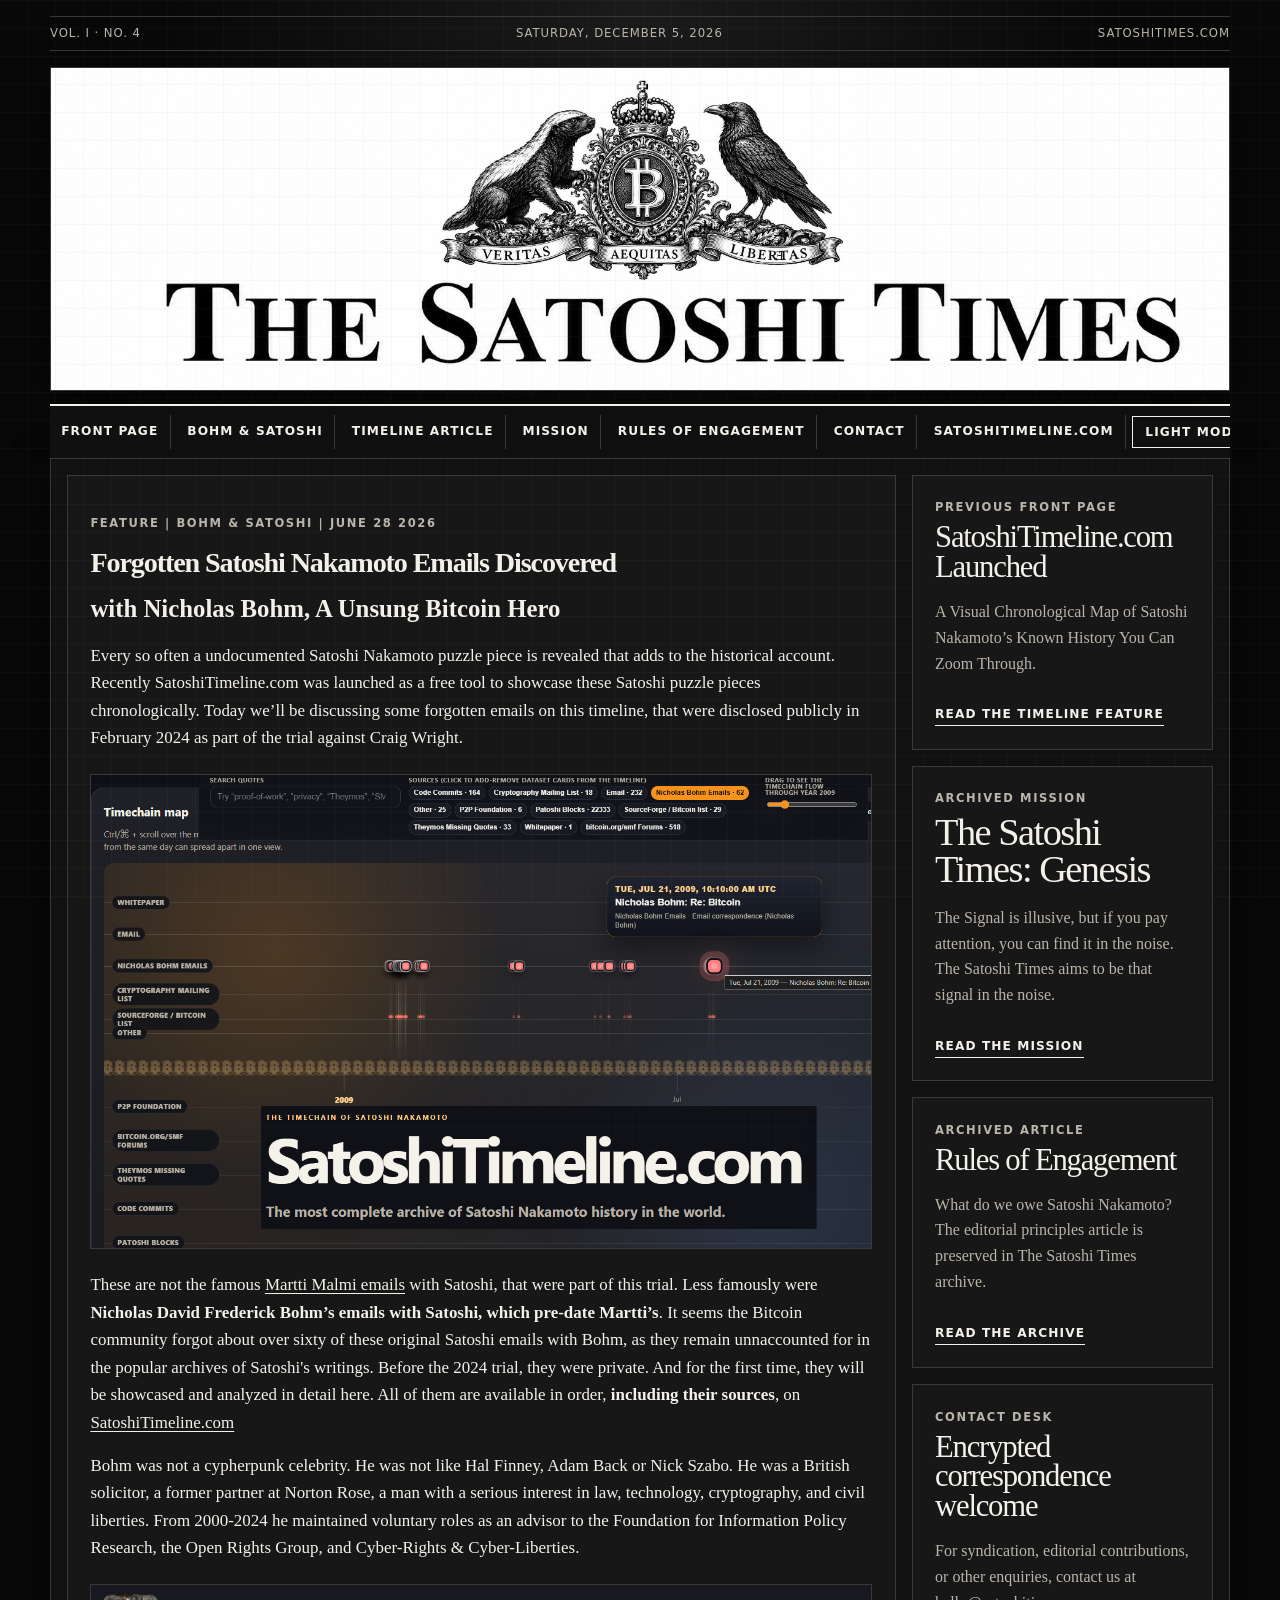
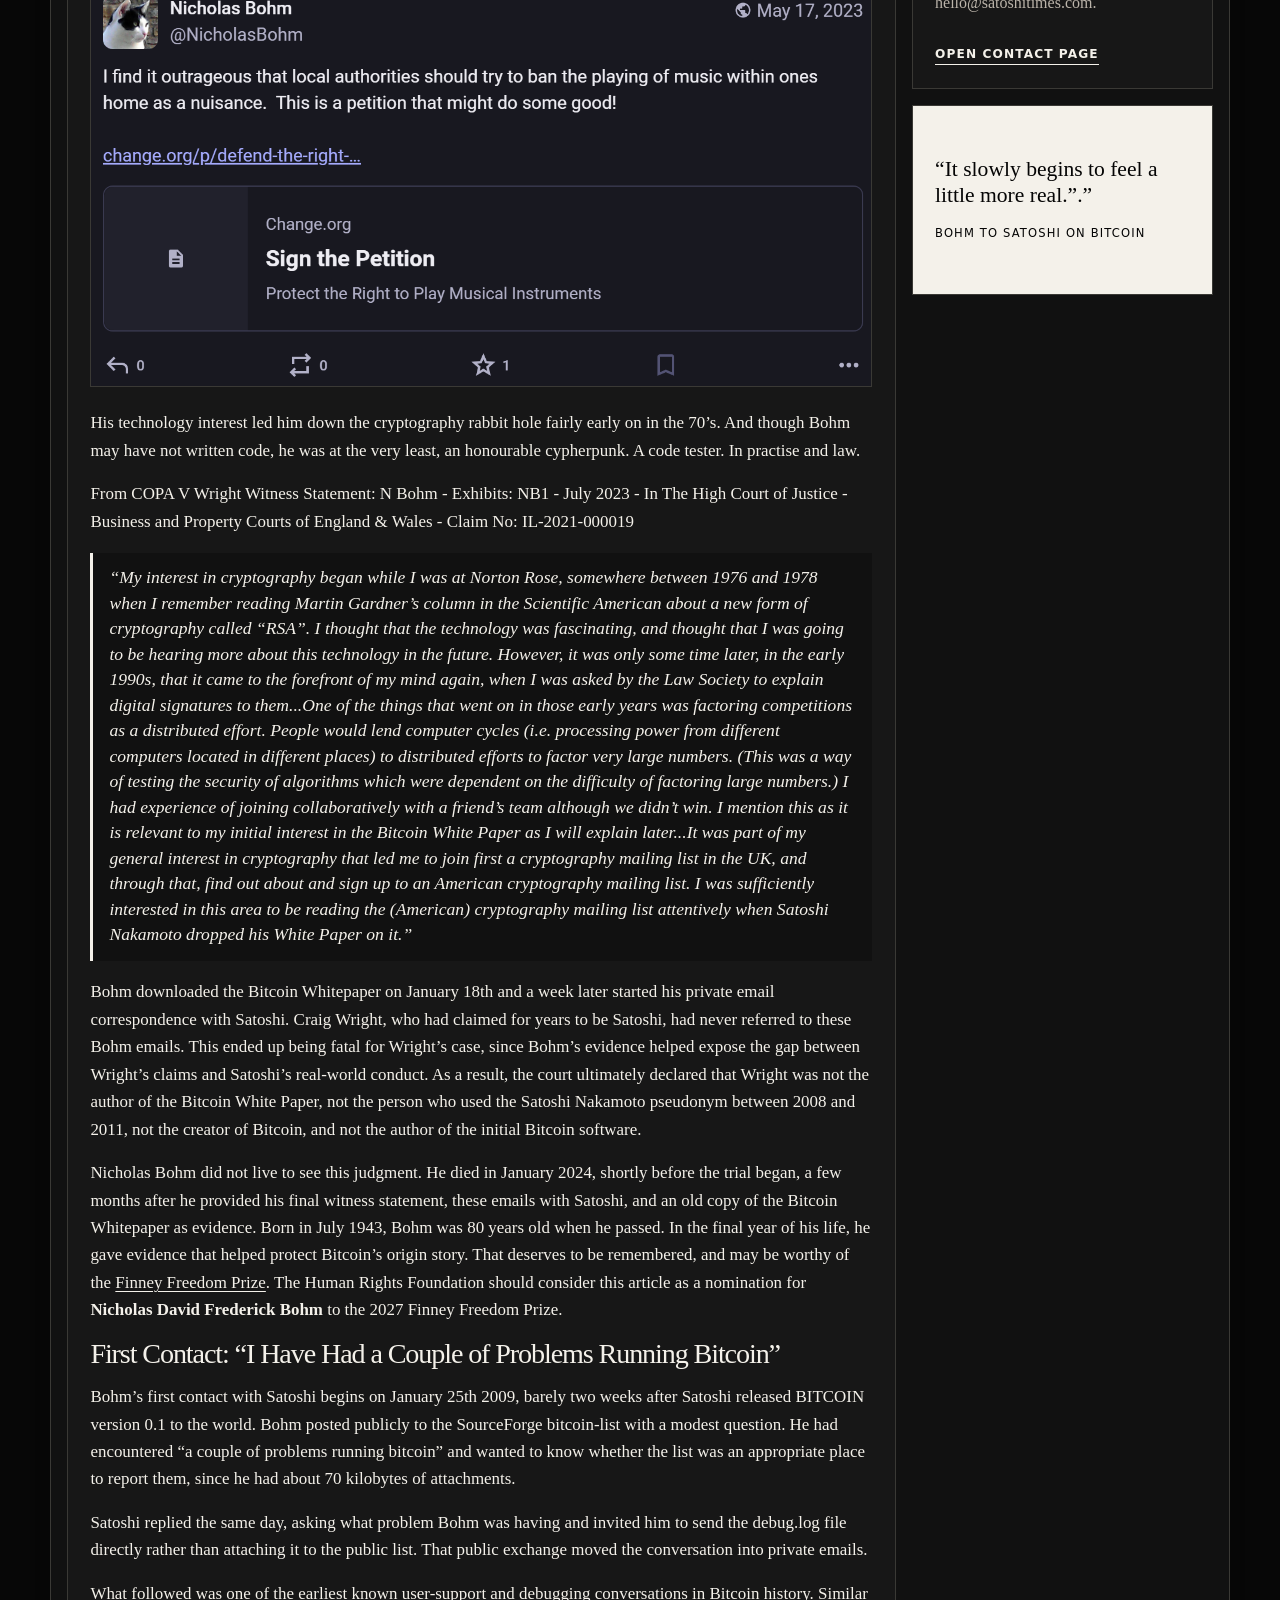
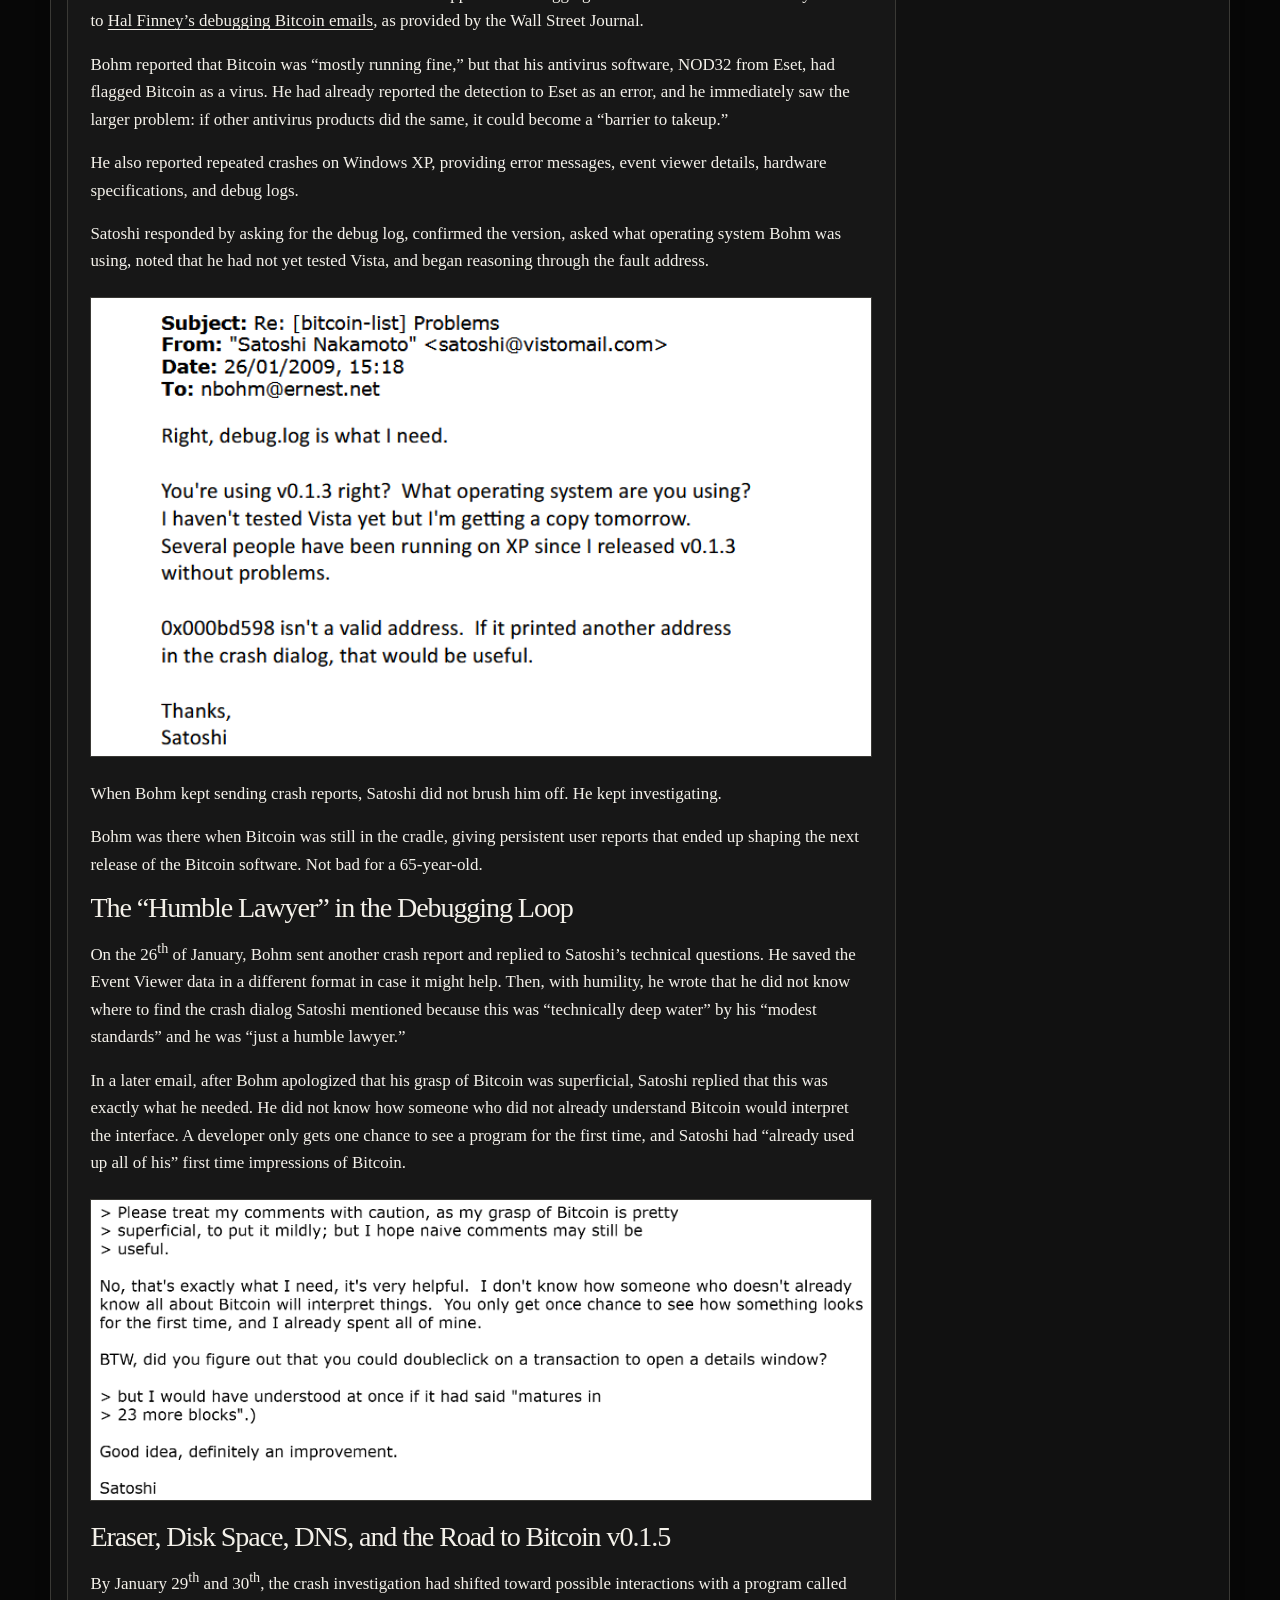
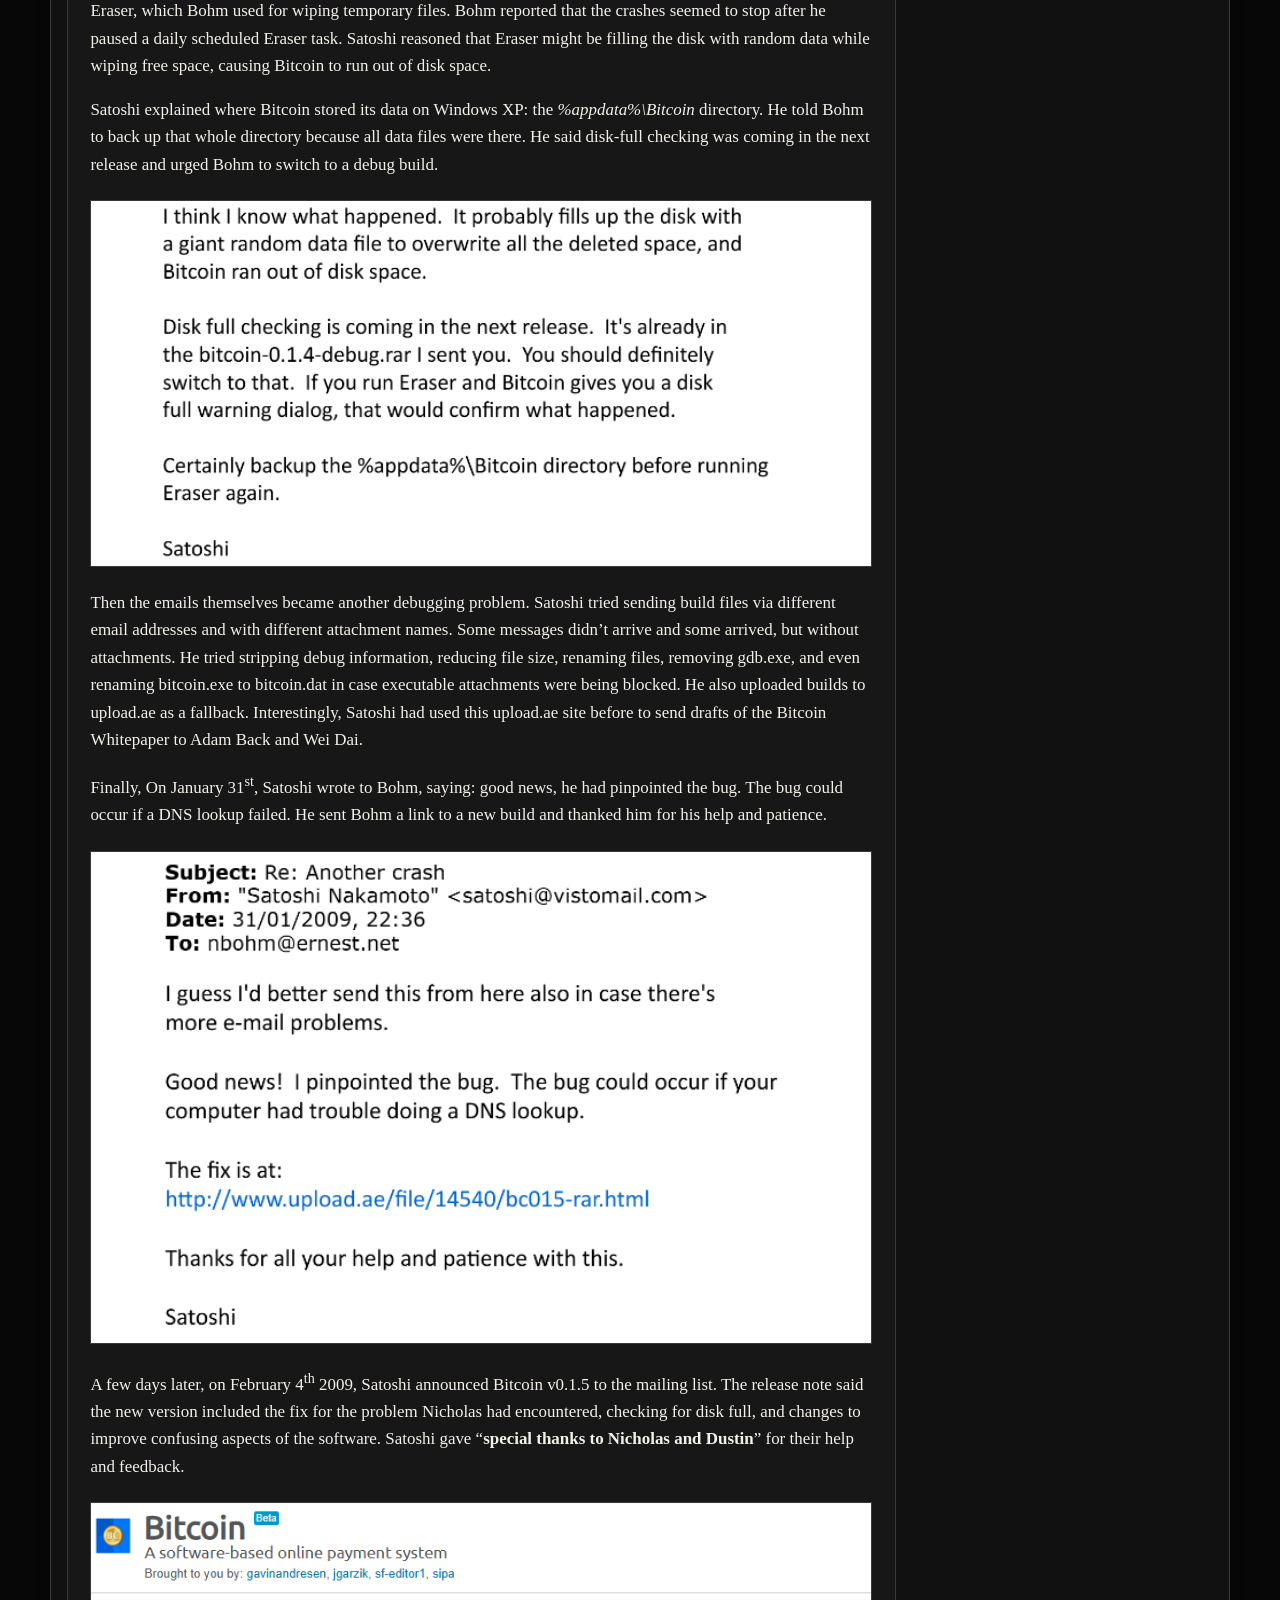
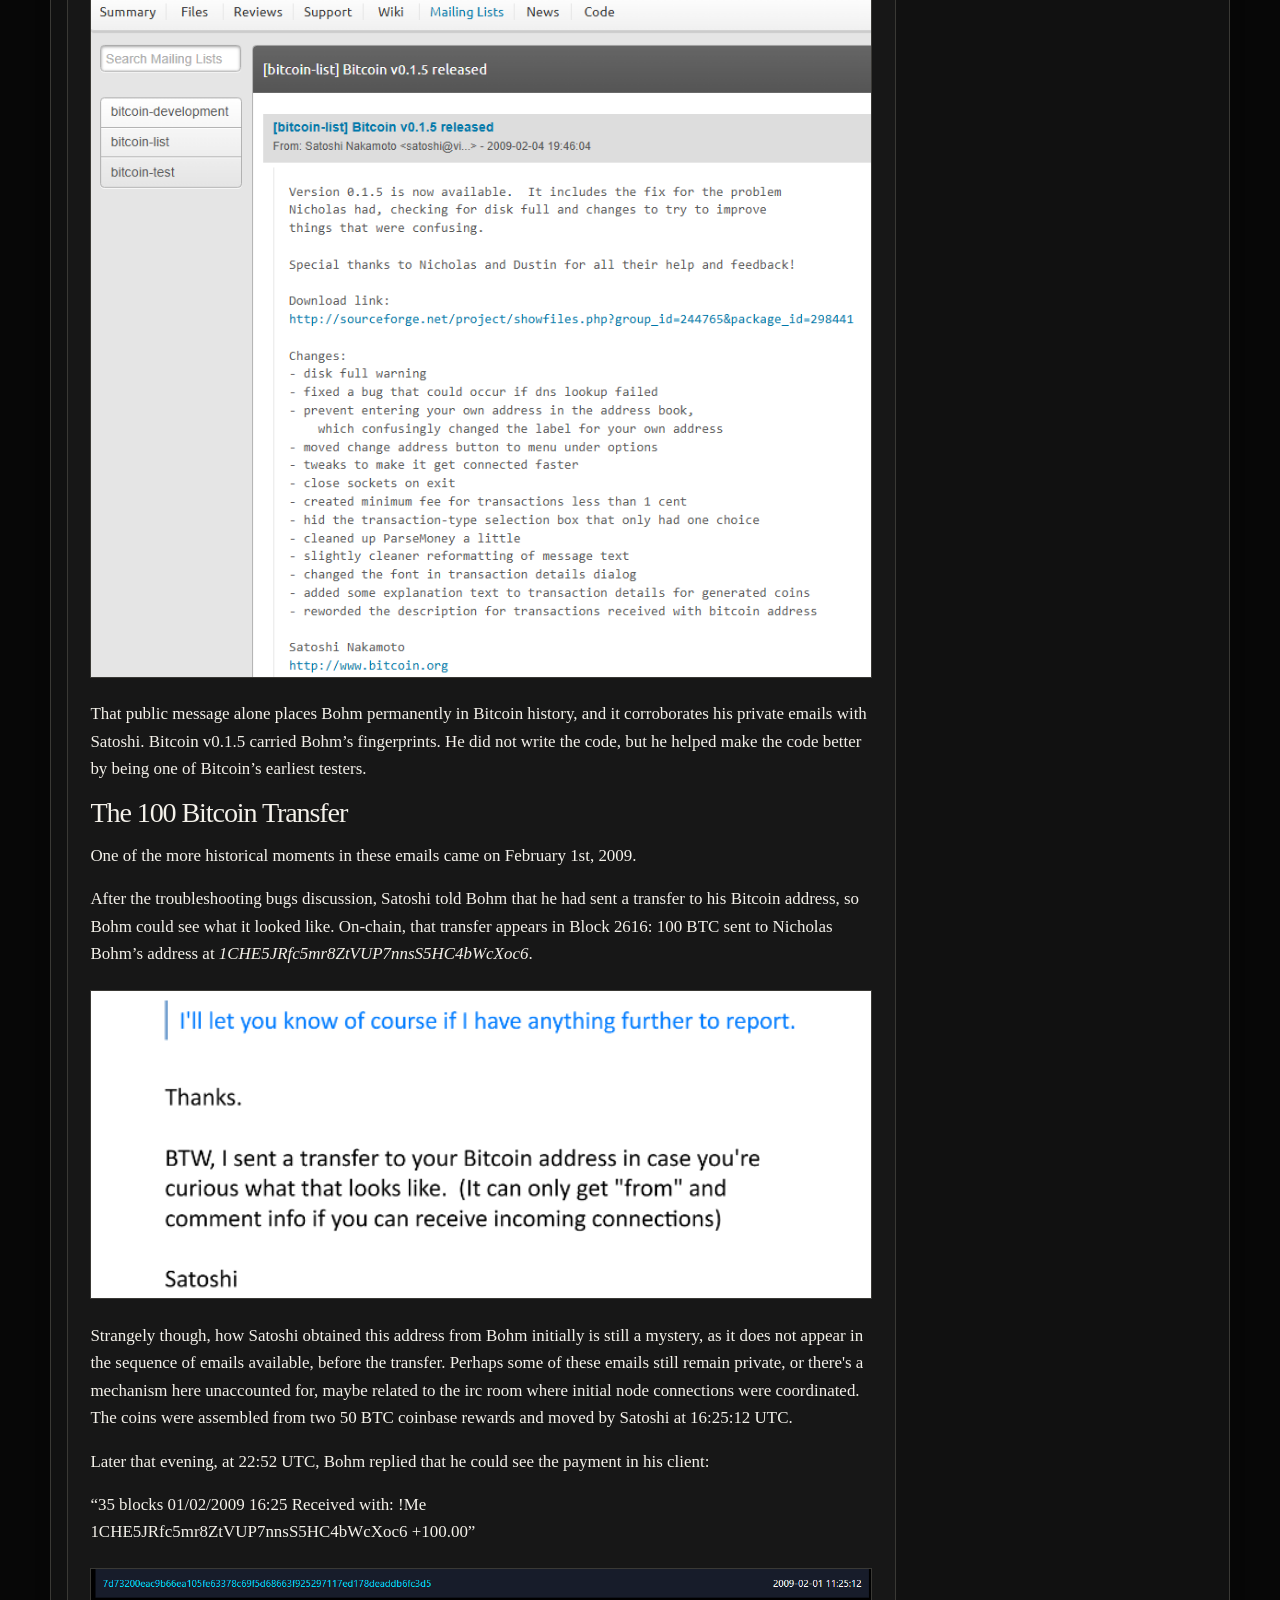
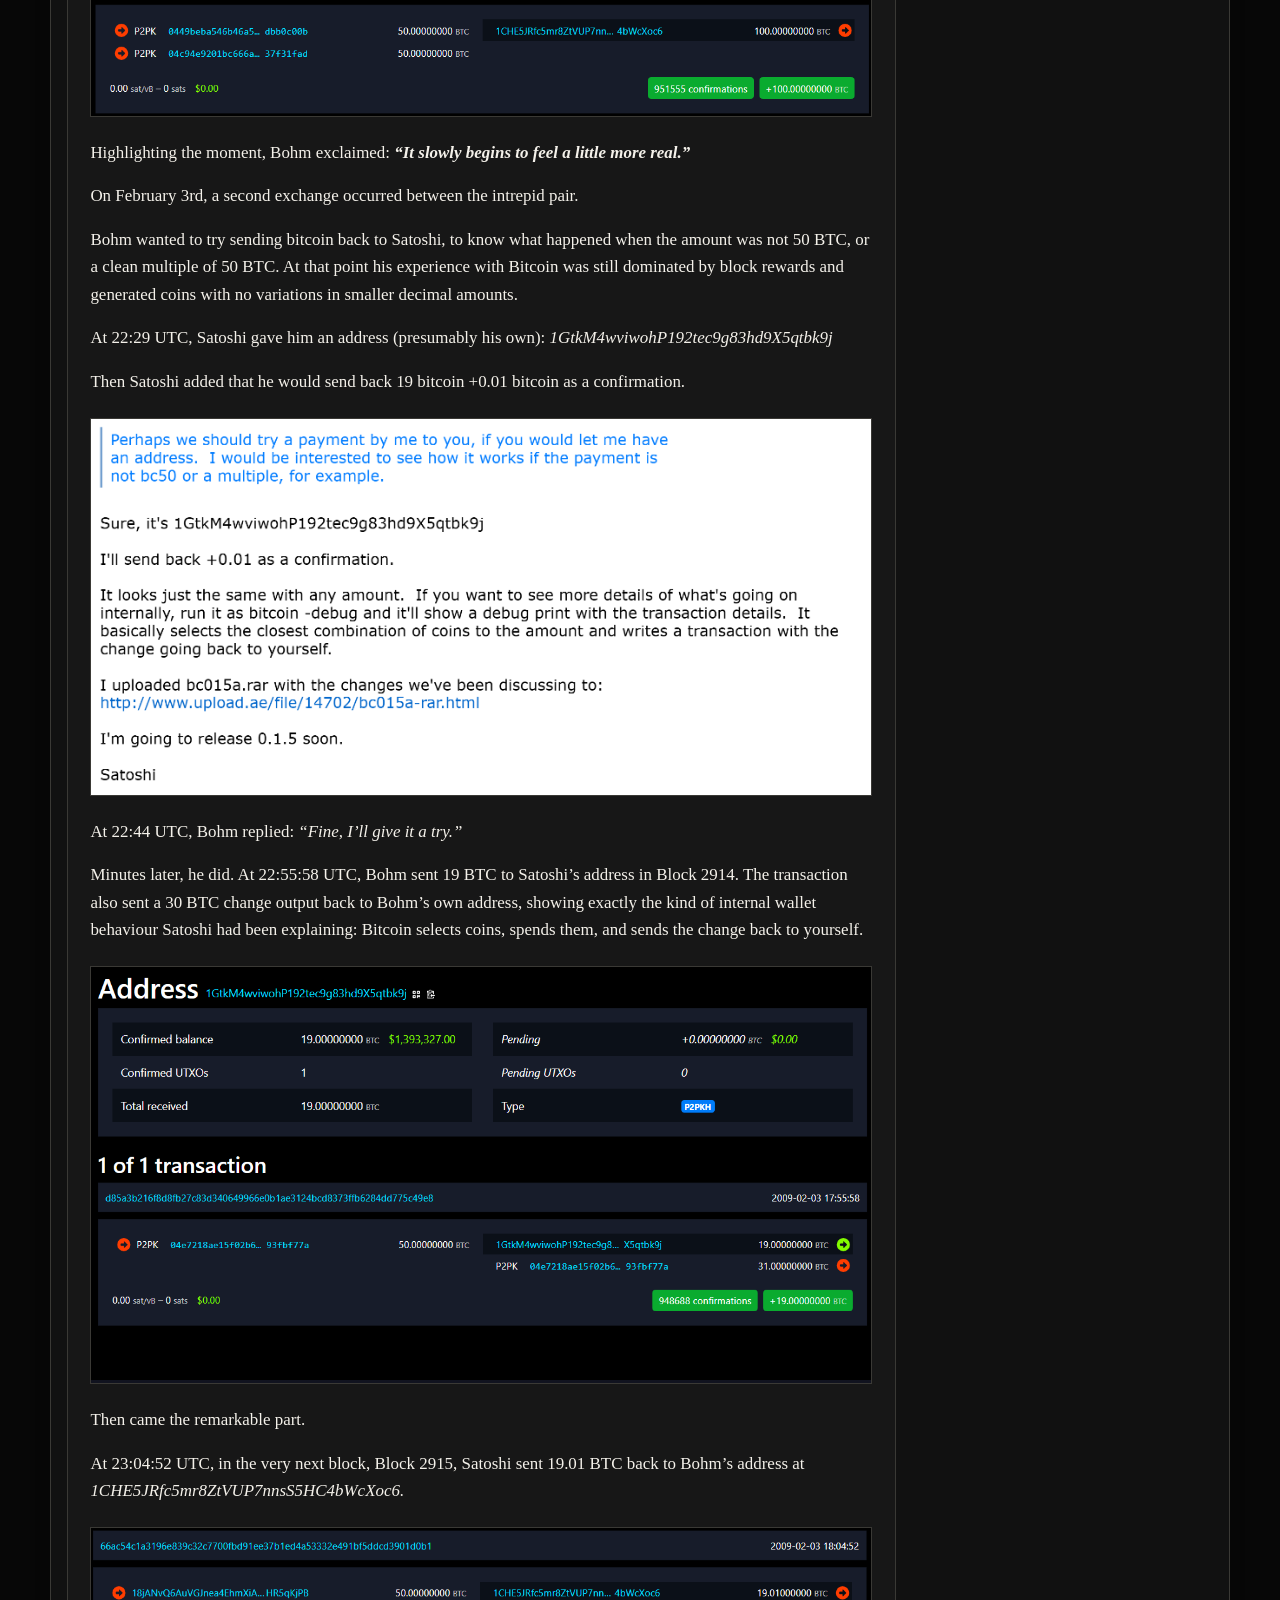
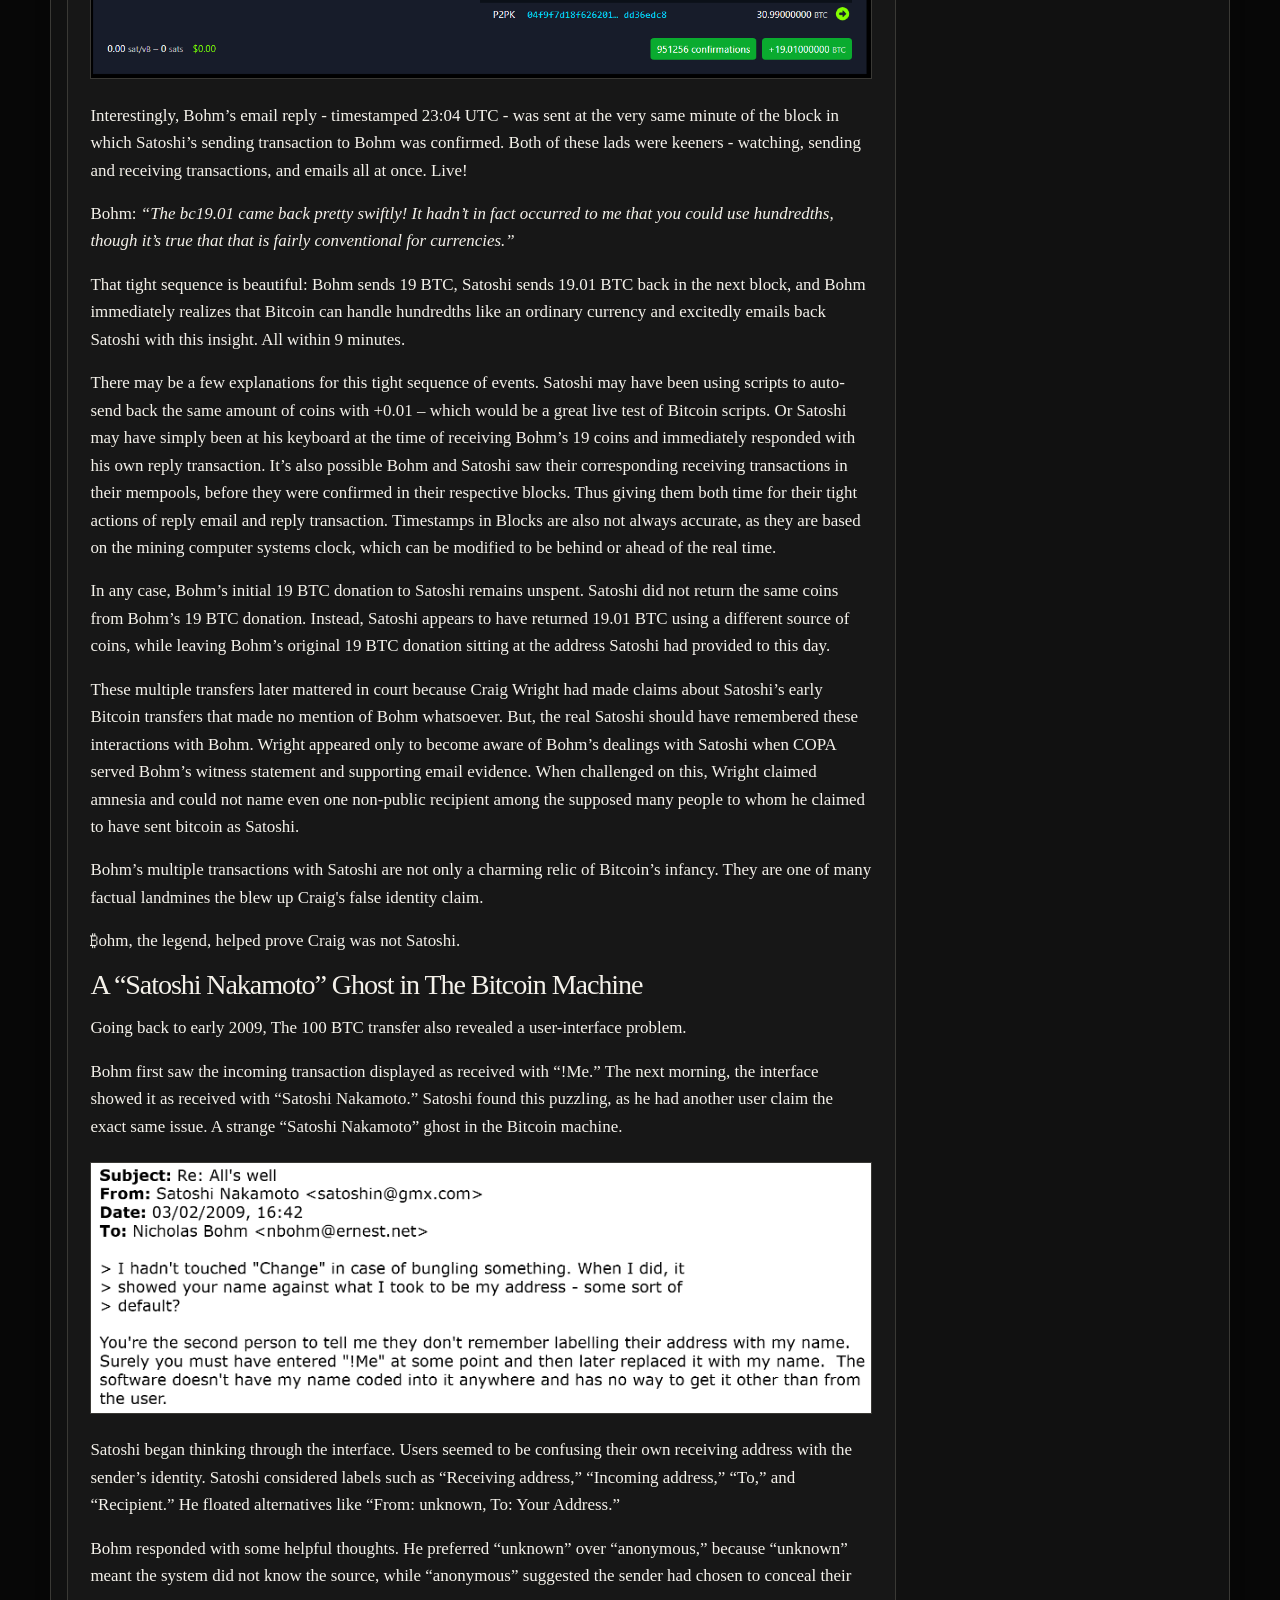
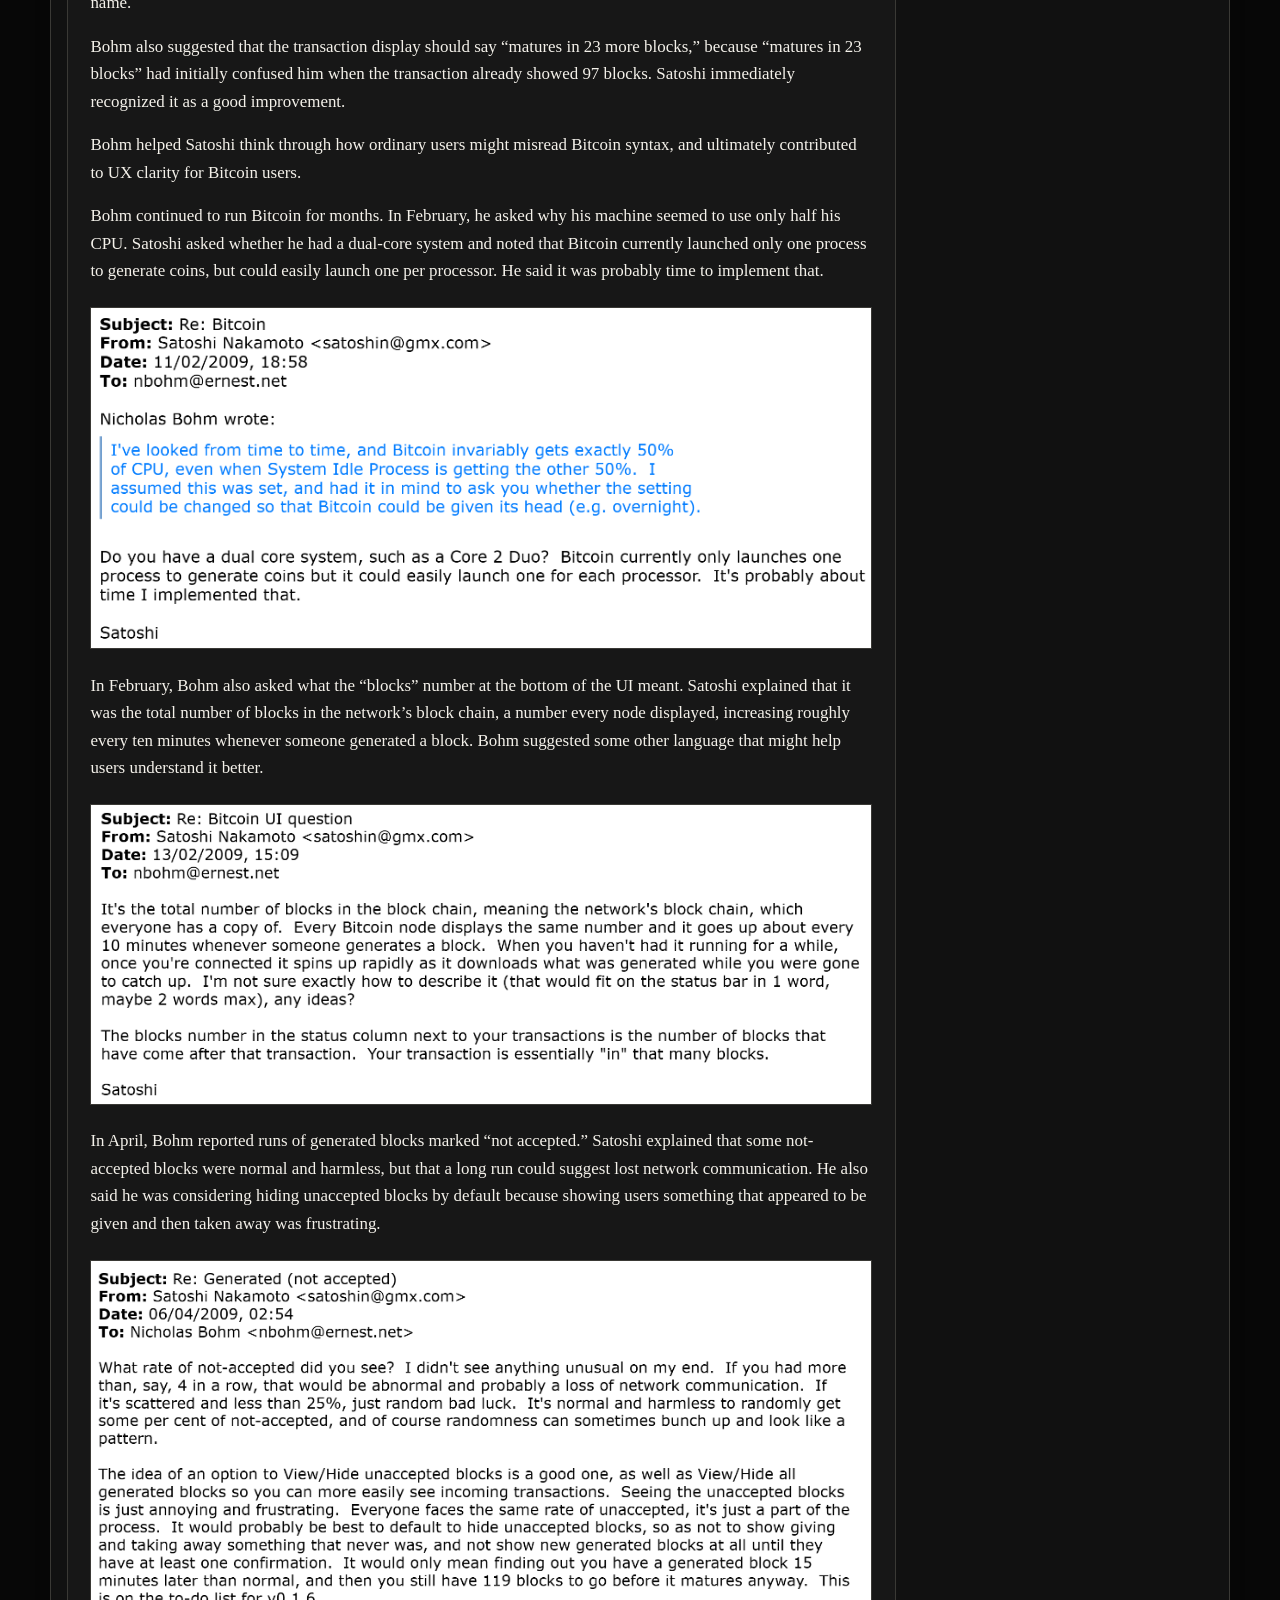
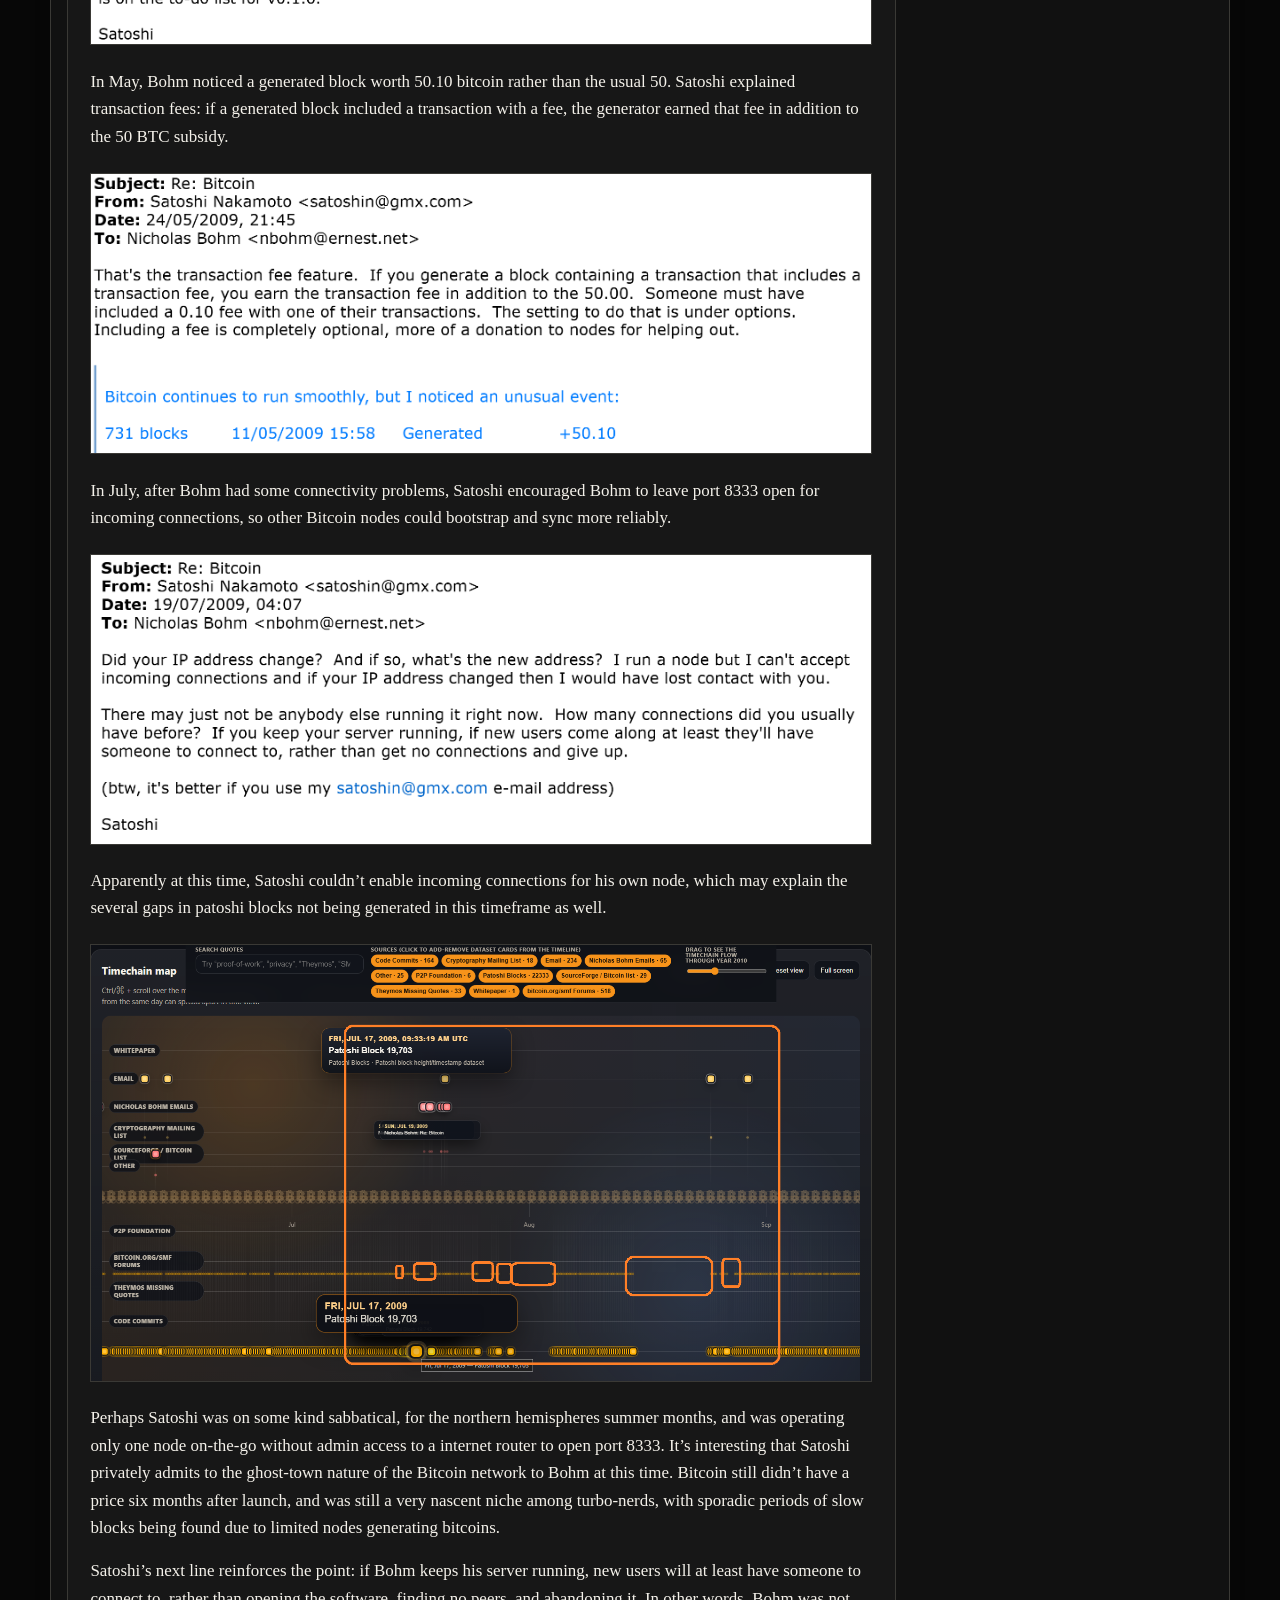
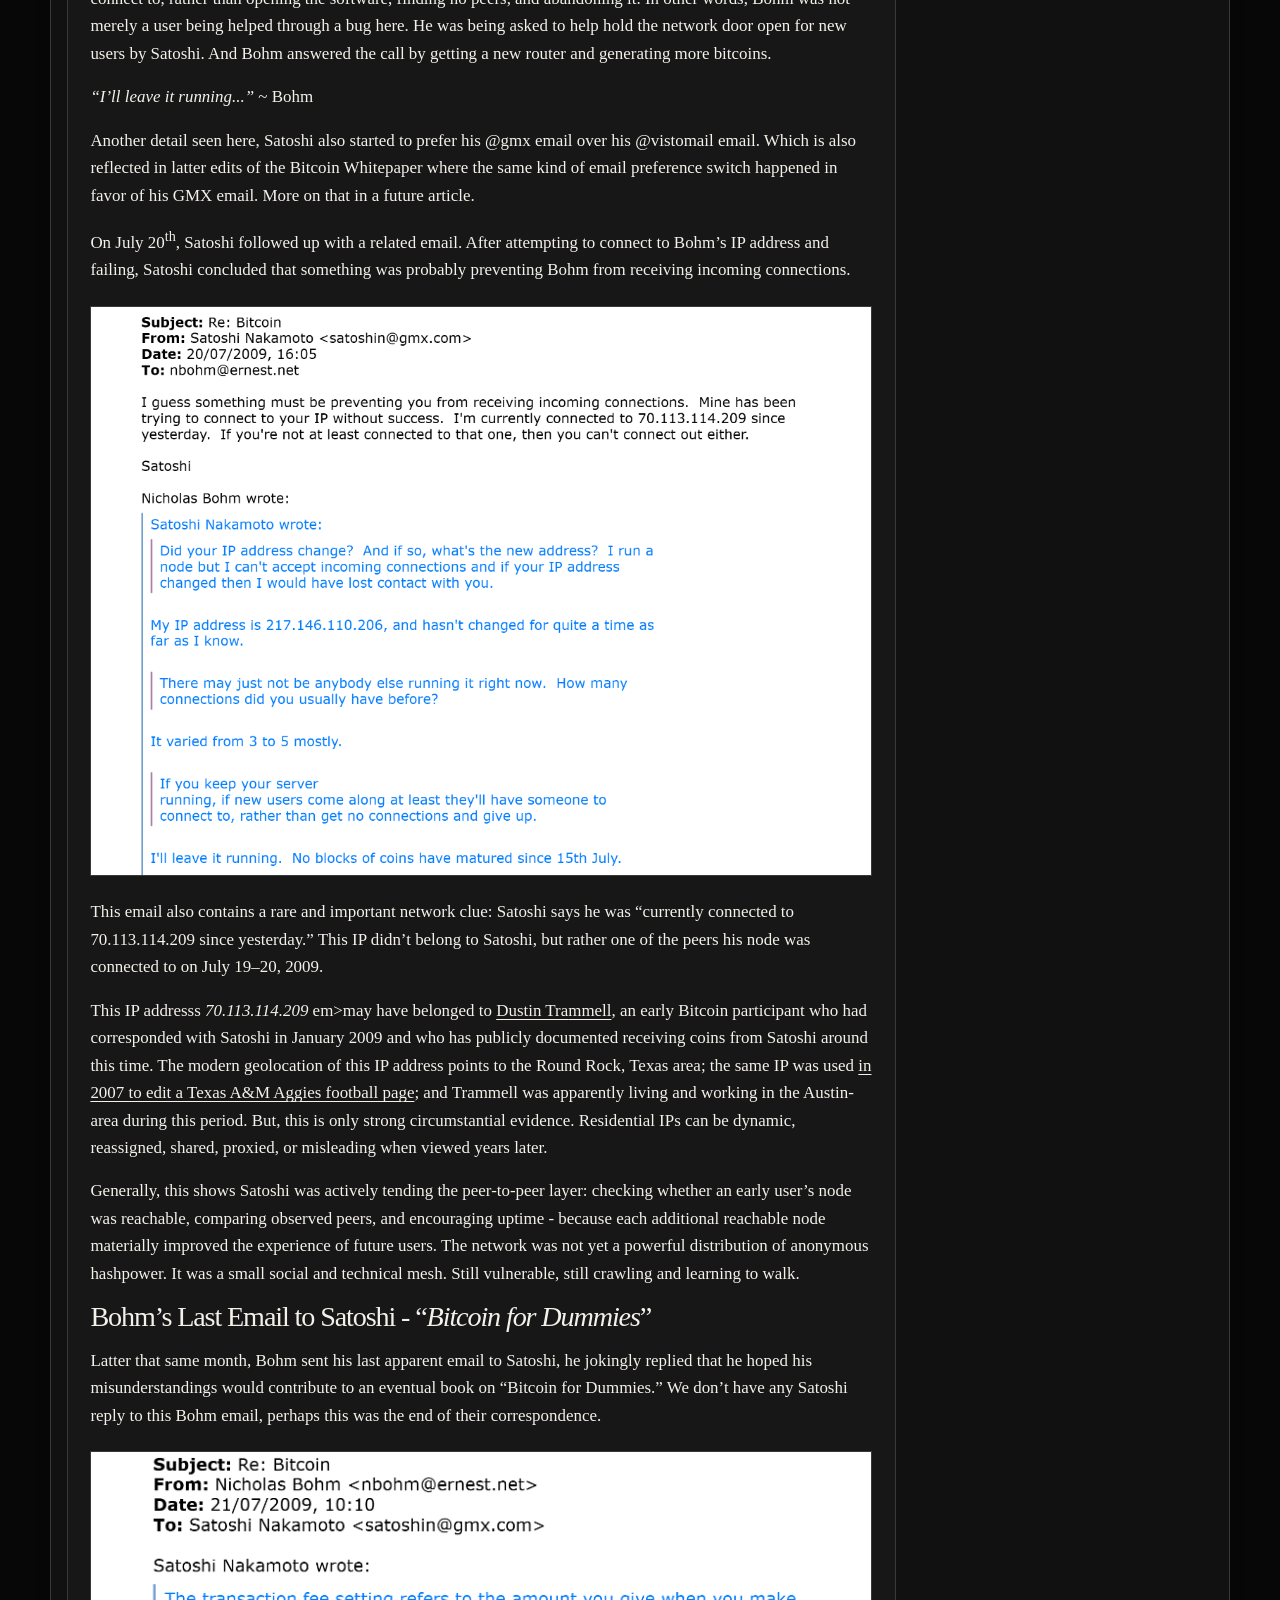
<file: index.html>
<!doctype html>
<html lang="en" data-theme="dark">
<head>
  <meta charset="utf-8" />
  <meta name="viewport" content="width=device-width, initial-scale=1" />
  <title>Forgotten Satoshi Nakamoto Emails Discovered with Nicholas Bohm, A Unsung Bitcoin Hero — The Satoshi Times</title>
  <meta name="description" content="The Satoshi Times explores Nicholas Bohm’s forgotten emails with Satoshi Nakamoto, early Bitcoin debugging, and Bohm’s role in Bitcoin history." />
  <link rel="stylesheet" href="styles.css" />
</head>
<body>
  <a class="skip-link" href="#main">Skip to content</a>

  <header class="site-header">
    <div class="utility-bar" aria-label="Edition details">
      <span>Vol. I · No. 4</span>
      <span id="today">Live Edition</span>
      <span>SatoshiTimes.com</span>
    </div>

    <div class="masthead" aria-label="The Satoshi Times masthead">
      <img src="assets/satoshi-times-banner.jpg" alt="The Satoshi Times banner with the motto Veritas Aequitas LiberƎtas" />
    </div>

    <nav class="section-nav" aria-label="Newspaper sections">
      <a href="./" aria-current="page">Front Page</a>
      <a href="bohm/">Bohm &amp; Satoshi</a>
      <a href="timeline/">Timeline Article</a>
      <a href="mission/">Mission</a>
      <a href="rules.html">Rules of Engagement</a>
      <a href="contact/">Contact</a>
      <a href="https://satoshitimeline.com/" target="_blank" rel="noopener">SatoshiTimeline.com</a>
      <button id="themeToggle" class="theme-toggle" type="button" aria-label="Toggle light and dark mode">Light mode</button>
    </nav>
  </header>

  <main id="main" class="page-shell">
    <section class="headline-grid front-page-grid" aria-label="Lead story">
      <article id="lead" class="lead-story article-card prose longform-article">
        <p class="kicker">Feature | Bohm &amp; Satoshi | June 28 2026</p>
        <h3><b>Forgotten Satoshi Nakamoto Emails Discovered </b></h3>
        <p class="dek"><b>with Nicholas Bohm, A Unsung Bitcoin Hero</b></p>
        <p>Every so often a undocumented Satoshi Nakamoto puzzle piece is revealed that adds
to the historical account. Recently SatoshiTimeline.com was launched as
a free tool to showcase these Satoshi puzzle pieces chronologically. Today we’ll
be discussing some forgotten emails on this timeline, that
were disclosed publicly in February 2024 as part of the trial against
Craig Wright. </p>
        <figure class="article-figure">
          <img alt="Bohm and Satoshi article image 1" loading="lazy" src="assets/bohm/bohm-satoshi-01.png"/>
        </figure>
        <p>These are not the famous <a href="https://mmalmi.github.io/satoshi/" rel="noopener" target="_blank"> Martti Malmi emails</a> with
Satoshi, that were part of this trial. Less
famously were <strong>Nicholas David Frederick Bohm’s emails with
Satoshi, which pre-date Martti’s</strong>. It seems the Bitcoin
community forgot about over sixty of these original Satoshi emails with
Bohm, as they remain unnaccounted for in the popular archives of Satoshi's writings. Before the 2024 trial, they were private. And for the first time,
they will be showcased and analyzed in detail here. All of them are
available in order, <b>including their sources</b>, on <a href="https://satoshitimeline.com/111" rel="noopener" target="_blank">SatoshiTimeline.com</a></p>
        <p>Bohm was not a cypherpunk celebrity. He was not like Hal Finney, Adam
Back or Nick Szabo. He was a British solicitor, a former partner at
Norton Rose, a man with a serious interest in law, technology,
cryptography, and civil liberties. From 2000-2024 he maintained
voluntary roles as an advisor to the Foundation for Information Policy
Research, the Open Rights Group, and Cyber-Rights &amp; Cyber-Liberties.</p>
        <figure class="article-figure">
          <img alt="Bohm and Satoshi article image 1" loading="lazy" src="assets/bohm/bohmcat.png"/>
        </figure>   
       <p>His technology interest led him down the cryptography rabbit hole fairly
early on in the 70’s. And though Bohm may have not written code, he was
at the very least, an honourable cypherpunk. A code tester. In practise
and law.</p>
        <p>From COPA V Wright Witness Statement: N Bohm - Exhibits: NB1 - July
2023 - In The High Court of Justice - Business and Property Courts of England &amp; Wales - Claim No: IL-2021-000019</p>
        <blockquote><em>“My interest in cryptography began while I was at Norton Rose,
somewhere between 1976 and 1978 when I remember reading Martin Gardner’s
column in the Scientific American about a new form of cryptography
called “RSA”. I thought that the technology was fascinating, and thought
that I was going to be hearing more about this technology in the future.
However, it was only some time later, in the early 1990s, that it came
to the forefront of my mind again, when I was asked by the Law Society
to explain digital signatures to them...One of the things that went on
in those early years was factoring competitions as a distributed effort.
People would lend computer cycles (i.e. processing power from different
computers located in different places) to distributed efforts to factor
very large numbers. (This was a way of testing the security of
algorithms which were dependent on the difficulty of factoring large
numbers.) I had experience of joining collaboratively with a friend’s
team although we didn’t win. I mention this as it is relevant to my
initial interest in the Bitcoin White Paper as I will explain later...It
was part of my general interest in cryptography that led me to join
first a cryptography mailing list in the UK, and through that, find out
about and sign up to an American cryptography mailing list. I was
sufficiently interested in this area to be reading the (American)
cryptography mailing list attentively when Satoshi Nakamoto dropped his
White Paper on it.” </em></blockquote>
        <p>Bohm downloaded the Bitcoin Whitepaper on January 18th and a week later started his private email correspondence with Satoshi. Craig Wright, who had claimed for years to be Satoshi, had
never referred to these Bohm emails. This ended up being fatal for Wright’s
case, since Bohm’s evidence helped expose the gap between Wright’s
claims and Satoshi’s real-world conduct. As a result, the court
ultimately declared that Wright was not the author of the Bitcoin White
Paper, not the person who used the Satoshi Nakamoto pseudonym between
2008 and 2011, not the creator of Bitcoin, and not the author of the
initial Bitcoin software.</p>
        <p>Nicholas Bohm did not live to see this judgment. He died in January
2024, shortly before the trial began, a few months after he provided his
final witness statement, these emails with Satoshi, and an old copy of
the Bitcoin Whitepaper as evidence. Born in July 1943, Bohm was 80 years
old when he passed. In the final year of his life, he gave evidence that
helped protect Bitcoin’s origin story. That deserves to be remembered,
and may be worthy of the <a href="https://hrf.org/program/financial-freedom/finney-prize/" rel="noopener" target="_blank">Finney
Freedom Prize</a>. The Human Rights Foundation should consider this
article as a nomination for <strong>Nicholas David Frederick Bohm
</strong>to the 2027 Finney Freedom Prize.</p>
        <h3 id="first-contact-i-have-had-a-couple-of-problems-running-bitcoin">First
Contact: “I Have Had a Couple of Problems Running Bitcoin”</h3>
        <p>Bohm’s first contact with Satoshi begins on January 25th 2009, barely
two weeks after Satoshi released BITCOIN version 0.1 to the world. Bohm
posted publicly to the SourceForge bitcoin-list with a modest question.
He had encountered “a couple of problems running bitcoin” and wanted to
know whether the list was an appropriate place to report them, since he
had about 70 kilobytes of attachments.</p>
        <p>Satoshi replied the same day, asking what problem Bohm was having and
invited him to send the debug.log file directly rather than attaching it
to the public list. That public exchange moved the conversation into
private emails.</p>
        <p>What followed was one of the earliest known user-support and
debugging conversations in Bitcoin history. Similar to <a href="https://www.wsj.com/public/resources/documents/finneynakamotoemails.pdf" rel="noopener" target="_blank">Hal
Finney’s debugging Bitcoin emails</a>, as provided by the Wall Street
Journal.</p>
        <p>Bohm reported that Bitcoin was “mostly running fine,” but that his
antivirus software, NOD32 from Eset, had flagged Bitcoin as a virus. He
had already reported the detection to Eset as an error, and he
immediately saw the larger problem: if other antivirus products did the
same, it could become a “barrier to takeup.”</p>
        <p>He also reported repeated crashes on Windows XP, providing error
messages, event viewer details, hardware specifications, and debug logs.
</p>
        <p>Satoshi responded by asking for the debug log, confirmed the version,
asked what operating system Bohm was using, noted that he had not yet
tested Vista, and began reasoning through the fault address. </p>
        <figure class="article-figure">
          <img alt="Bohm and Satoshi article image 2" loading="lazy" src="assets/bohm/bohm-satoshi-02.png"/>
        </figure>
        <p>When Bohm kept sending crash reports, Satoshi did not brush him off.
He kept investigating.</p>
        <p>Bohm was there when Bitcoin was still in the cradle, giving
persistent user reports that ended up shaping the next release of the
Bitcoin software. Not bad for a 65-year-old.</p>
        <h3 id="the-humble-lawyer-in-the-debugging-loop">The “Humble Lawyer” in
the Debugging Loop</h3>
        <p>On the 26<sup>th</sup> of January, Bohm sent another crash report and
replied to Satoshi’s technical questions. He saved
the Event Viewer data in a different format in case it might help. Then,
with humility, he wrote that he did not know where to find the crash
dialog Satoshi mentioned because this was “technically deep water” by
his “modest standards” and he was “just a humble lawyer.”</p>
        <p>In a later email, after Bohm apologized that his grasp of Bitcoin was
superficial, Satoshi replied that this was exactly what he needed. He
did not know how someone who did not already understand Bitcoin would
interpret the interface. A developer only gets one chance to see a
program for the first time, and Satoshi had “already used up all of his”
first time impressions of Bitcoin.</p>
        <figure class="article-figure">
          <img alt="Bohm and Satoshi article image 3" loading="lazy" src="assets/bohm/bohm-satoshi-03.png"/>
        </figure>
        <h3 id="eraser-disk-space-dns-and-the-road-to-bitcoin-v0.1.5">Eraser,
Disk Space, DNS, and the Road to Bitcoin v0.1.5</h3>
        <p>By January 29<sup>th</sup> and 30<sup>th</sup>, the crash investigation had
shifted toward possible interactions with a program called Eraser, which
Bohm used for wiping temporary files. Bohm reported that the crashes
seemed to stop after he paused a daily scheduled Eraser task. Satoshi
reasoned that Eraser might be filling the disk with random data while
wiping free space, causing Bitcoin to run out of disk space.</p>
        <p>Satoshi explained where Bitcoin stored its data on Windows XP: the
<em>%appdata%\Bitcoin</em> directory. He told Bohm to back up that whole
directory because all data files were there. He said disk-full checking
was coming in the next release and urged Bohm to switch to a debug
build.</p>
        <figure class="article-figure">
          <img alt="Bohm and Satoshi article image 4" loading="lazy" src="assets/bohm/bohm-satoshi-04.png"/>
        </figure>
        <p>Then the emails themselves became another debugging problem. Satoshi
tried sending build files via different email addresses and with
different attachment names. Some messages didn’t arrive and some
arrived, but without attachments. He tried stripping debug information,
reducing file size, renaming files, removing gdb.exe, and even renaming
bitcoin.exe to bitcoin.dat in case executable attachments were being
blocked. He also uploaded builds to upload.ae as a fallback.
Interestingly, Satoshi had used this upload.ae site before to send
drafts of the Bitcoin Whitepaper to Adam Back and Wei Dai.</p>
        <p>Finally, On January 31<sup>st</sup>, Satoshi wrote to Bohm, saying:
good news, he had pinpointed the bug. The bug could occur if a DNS
lookup failed. He sent Bohm a link to a new build and thanked him for
his help and patience.</p>
        <figure class="article-figure">
          <img alt="Bohm and Satoshi article image 5" loading="lazy" src="assets/bohm/bohm-satoshi-05.png"/>
        </figure>
        <p>A few days later, on February 4<sup>th</sup> 2009, Satoshi announced
Bitcoin v0.1.5 to the mailing list. The release note said the new
version included the fix for the problem Nicholas had encountered,
checking for disk full, and changes to improve confusing aspects of the
software. Satoshi gave “<strong>special thanks to Nicholas and
Dustin</strong>” for their help and feedback.</p>
        <figure class="article-figure">
          <img alt="Bohm and Satoshi article image 6" loading="lazy" src="assets/bohm/bohm-satoshi-06.png"/>
        </figure>
        <p>That public message alone places Bohm permanently in Bitcoin history,
and it corroborates his private emails with Satoshi. Bitcoin v0.1.5
carried Bohm’s fingerprints. He did not write the code, but he helped
make the code better by being one of Bitcoin’s earliest testers.</p>
        <h3 id="the-100-bitcoin-transfer">The 100 Bitcoin Transfer</h3>
        <p>One of the more historical moments in these emails came on February
1st, 2009.</p>
        <p>After the troubleshooting bugs discussion, Satoshi told Bohm that he
had sent a transfer to his Bitcoin address, so Bohm could see what it
looked like. On-chain, that transfer appears in Block 2616: 100 BTC sent
to Nicholas Bohm’s address at
<em>1CHE5JRfc5mr8ZtVUP7nnsS5HC4bWcXoc6</em>. </p>
        <figure class="article-figure">
          <img alt="Bohm and Satoshi article image 7" loading="lazy" src="assets/bohm/bohm-satoshi-07.png"/>
        </figure>
        <p>Strangely though, how Satoshi obtained this address from Bohm
initially is still a mystery, as it does not appear in the sequence of
emails available, before the transfer. Perhaps some of these emails
still remain private, or there's a mechanism here unaccounted for, maybe related to the irc room where initial node connections were coordinated. The
coins were assembled from two 50 BTC coinbase rewards and moved by
Satoshi at 16:25:12 UTC.</p>
        <p>Later that evening, at 22:52 UTC, Bohm replied that he could see the
payment in his client:</p>
        <p>“35 blocks 01/02/2009 16:25 Received with: !Me<br/>
1CHE5JRfc5mr8ZtVUP7nnsS5HC4bWcXoc6 +100.00”</p>
        <figure class="article-figure">
          <img alt="Bohm and Satoshi article image 8" loading="lazy" src="assets/bohm/bohm-satoshi-08.png"/>
        </figure>
        <p>Highlighting the moment, Bohm exclaimed: <em><strong>“It slowly
begins to feel a little more real.”</strong></em></p>
        <p>On February 3rd, a second exchange occurred between the intrepid
pair.</p>
        <p>Bohm wanted to try sending bitcoin back to Satoshi, to know what
happened when the amount was not 50 BTC, or a clean multiple of 50 BTC.
At that point his experience with Bitcoin was still dominated by block
rewards and generated coins with no variations in smaller decimal
amounts.</p>
        <p>At 22:29 UTC, Satoshi gave him an address (presumably his own):
<em>1GtkM4wviwohP192tec9g83hd9X5qtbk9j</em> </p>
        <p>Then Satoshi added that he would send back 19 bitcoin +0.01 bitcoin
as a confirmation.</p>
        <figure class="article-figure">
          <img alt="Bohm and Satoshi article image 9" loading="lazy" src="assets/bohm/bohm-satoshi-09.png"/>
        </figure>
        <p>At 22:44 UTC, Bohm replied: <em>“Fine, I’ll give it a try.”</em></p>
        <p>Minutes later, he did. At 22:55:58 UTC, Bohm sent 19 BTC to Satoshi’s
address in Block 2914. The transaction also sent a 30 BTC change output
back to Bohm’s own address, showing exactly the kind of internal wallet
behaviour Satoshi had been explaining: Bitcoin selects coins, spends
them, and sends the change back to yourself.</p>
        <figure class="article-figure">
          <img alt="Bohm and Satoshi article image 10" loading="lazy" src="assets/bohm/bohm-satoshi-10.png"/>
        </figure>
        <p>Then came the remarkable part.</p>
        <p>At 23:04:52 UTC, in the very next block, Block 2915, Satoshi sent
19.01 BTC back to Bohm’s address at
<em>1CHE5JRfc5mr8ZtVUP7nnsS5HC4bWcXoc6.</em></p>
        <figure class="article-figure">
          <img alt="Bohm and Satoshi article image 11" loading="lazy" src="assets/bohm/bohm-satoshi-11.png"/>
        </figure>
        <p>Interestingly, Bohm’s email reply - timestamped 23:04 UTC - was sent
at the very same minute of the block in which Satoshi’s sending
transaction to Bohm was confirmed. Both of these lads were keeners -
watching, sending and receiving transactions, and emails all at once.
Live! </p>
        <p>Bohm: <em>“The bc19.01 came back pretty swiftly! It hadn’t in fact
occurred to me that you could use hundredths, though it’s true that that
is fairly conventional for currencies.”</em></p>
        <p>That tight sequence is beautiful: Bohm sends 19 BTC, Satoshi sends
19.01 BTC back in the next block, and Bohm immediately realizes that
Bitcoin can handle hundredths like an ordinary currency and excitedly
emails back Satoshi with this insight. All within 9 minutes. </p>
        <p>There may be a few explanations for this tight sequence of events.
Satoshi may have been using scripts to auto-send back the same amount of
coins with +0.01 – which would be a great live test of Bitcoin scripts.
Or Satoshi may have simply been at his keyboard at the time of receiving
Bohm’s 19 coins and immediately responded with his own reply
transaction. It’s also possible Bohm and Satoshi saw their corresponding
receiving transactions in their mempools, before they were confirmed in
their respective blocks. Thus giving them both time for their tight
actions of reply email and reply transaction. Timestamps in Blocks are also not always accurate, as they are based on the mining computer systems clock, which can be modified to be behind or ahead of the real time.</p>
        <p>In any case, Bohm’s initial 19 BTC donation to Satoshi remains
unspent. Satoshi did not return the same coins from Bohm’s 19 BTC
donation. Instead, Satoshi appears to have returned 19.01 BTC using a
different source of coins, while leaving Bohm’s original 19 BTC donation
sitting at the address Satoshi had provided to this day.</p>
        <p>These multiple transfers later mattered in court because Craig Wright
had made claims about Satoshi’s early Bitcoin transfers that made no
mention of Bohm whatsoever. But, the real Satoshi should have remembered
these interactions with Bohm. Wright appeared only to become aware of
Bohm’s dealings with Satoshi when COPA served Bohm’s witness statement
and supporting email evidence. When challenged on this, Wright claimed
amnesia and could not name even one non-public recipient among the
supposed many people to whom he claimed to have sent bitcoin as
Satoshi.</p>
        <p>Bohm’s multiple transactions with Satoshi are not only a charming
relic of Bitcoin’s infancy. They are one of many factual landmines the
blew up Craig's false identity claim. </p>
        <p>₿ohm, the legend, helped prove Craig was not Satoshi. </p>
        <h3 id="a-satoshi-nakamoto-ghost-in-the-bitcoin-machine">A “Satoshi
Nakamoto” Ghost in The Bitcoin Machine</h3>
        <p>Going back to early 2009, The 100 BTC transfer also revealed a
user-interface problem.</p>
        <p>Bohm first saw the incoming transaction displayed as received with
“!Me.” The next morning, the interface showed it as received with
“Satoshi Nakamoto.” Satoshi found this puzzling, as he had another user
claim the exact same issue. A strange “Satoshi Nakamoto” ghost in the
Bitcoin machine. </p>
        <figure class="article-figure">
          <img alt="Bohm and Satoshi article image 12" loading="lazy" src="assets/bohm/bohm-satoshi-12.png"/>
        </figure>
        <p>Satoshi began thinking through the interface. Users seemed to be
confusing their own receiving address with the sender’s identity.
Satoshi considered labels such as “Receiving address,” “Incoming
address,” “To,” and “Recipient.” He floated alternatives like “From:
unknown, To: Your Address.”</p>
        <p>Bohm responded with some helpful thoughts. He preferred “unknown”
over “anonymous,” because “unknown” meant the system did not know the
source, while “anonymous” suggested the sender had chosen to conceal
their name.</p>
        <p>Bohm also suggested that the transaction display should say “matures
in 23 more blocks,” because “matures in 23 blocks” had initially
confused him when the transaction already showed 97 blocks. Satoshi
immediately recognized it as a good improvement. </p>
        <p>Bohm helped Satoshi think through how ordinary users might misread
Bitcoin syntax, and ultimately contributed to UX clarity for Bitcoin
users. </p>
        <p>Bohm continued to run Bitcoin for months. In February, he asked why
his machine seemed to use only half his CPU. Satoshi asked whether he
had a dual-core system and noted that Bitcoin currently launched only
one process to generate coins, but could easily launch one per
processor. He said it was probably time to implement that.</p>
        <figure class="article-figure">
          <img alt="Bohm and Satoshi article image 13" loading="lazy" src="assets/bohm/bohm-satoshi-13.png"/>
        </figure>
        <p>In February, Bohm also asked what the “blocks” number at the bottom
of the UI meant. Satoshi explained that it was the total number of
blocks in the network’s block chain, a number every node displayed,
increasing roughly every ten minutes whenever someone generated a block.
Bohm suggested some other language that might help users understand it
better.</p>
        <figure class="article-figure">
          <img alt="Bohm and Satoshi article image 14" loading="lazy" src="assets/bohm/bohm-satoshi-14.png"/>
        </figure>
        <p>In April, Bohm reported runs of generated blocks marked “not
accepted.” Satoshi explained that some not-accepted blocks were normal
and harmless, but that a long run could suggest lost network
communication. He also said he was considering hiding unaccepted blocks
by default because showing users something that appeared to be given and
then taken away was frustrating.</p>
        <figure class="article-figure">
          <img alt="Bohm and Satoshi article image 15" loading="lazy" src="assets/bohm/bohm-satoshi-15.png"/>
        </figure>
        <p>In May, Bohm noticed a generated block worth 50.10 bitcoin rather
than the usual 50. Satoshi explained transaction fees: if a generated
block included a transaction with a fee, the generator earned that fee
in addition to the 50 BTC subsidy. </p>
        <figure class="article-figure">
          <img alt="Bohm and Satoshi article image 16" loading="lazy" src="assets/bohm/bohm-satoshi-16.png"/>
        </figure>
        <p>In July, after Bohm had some connectivity problems, Satoshi
encouraged Bohm to leave port 8333 open for incoming connections, so
other Bitcoin nodes could bootstrap and sync more reliably. </p>
        <figure class="article-figure">
          <img alt="Bohm and Satoshi article image 17" loading="lazy" src="assets/bohm/bohm-satoshi-17.png"/>
        </figure>
        <p>Apparently at this time, Satoshi couldn’t enable incoming connections
for his own node, which may explain the several gaps in patoshi blocks
not being generated in this timeframe as well. </p>
        <figure class="article-figure">
          <img alt="Bohm and Satoshi article image 18" loading="lazy" src="assets/bohm/bohm-satoshi-18.png"/>
        </figure>
        <p>Perhaps Satoshi was on some kind sabbatical, for the northern
hemispheres summer months, and was operating only one node on-the-go without admin access to a internet router to open port 8333. It’s
interesting that Satoshi privately admits to the ghost-town nature of
the Bitcoin network to Bohm at this time. Bitcoin still didn’t have a
price six months after launch, and was still a very nascent niche among
turbo-nerds, with sporadic periods of slow blocks being found due to
limited nodes generating bitcoins.</p>
        <p>Satoshi’s next line reinforces the point: if Bohm keeps his server
running, new users will at least have someone to connect to, rather than
opening the software, finding no peers, and abandoning it. In other
words, Bohm was not merely a user being helped through a bug here. He
was being asked to help hold the network door open for new users by
Satoshi. And Bohm answered the call by getting a new router and
generating more bitcoins. </p>
        <p><i>“I’ll leave it running...”</i> ~ Bohm</p>
        <p>Another detail seen here, Satoshi also started to prefer his @gmx
email over his @vistomail email. Which is also reflected in latter edits
of the Bitcoin Whitepaper where the same kind of email preference switch
happened in favor of his GMX email. More on that in a future
article.</p>
        <p>On July 20<sup>th</sup>, Satoshi followed up with a related email.
After attempting to connect to Bohm’s IP address and failing, Satoshi
concluded that something was probably preventing Bohm from receiving
incoming connections. </p>
        <figure class="article-figure">
          <img alt="Bohm and Satoshi article image 19" loading="lazy" src="assets/bohm/bohm-satoshi-19.png"/>
        </figure>
        <p>This email also contains a rare and important network clue: Satoshi
says he was “currently connected to 70.113.114.209 since yesterday.”
This IP didn’t belong to Satoshi, but rather one of the peers his node
was connected to on July 19–20, 2009.</p>
        <p>This IP addresss <em><em>70.113.114.209 </em></em>em>may have
belonged to <a href="https://x.com/druidian" rel="noopener" target="_blank">Dustin Tra</a><a href="https://x.com/druidian" rel="noopener" target="_blank">mmell</a>, an early Bitcoin participant
who had corresponded with Satoshi in January 2009 and who has publicly
documented receiving coins from Satoshi around this time. The modern
geolocation of this IP address points to the Round Rock, Texas area; the
same IP was used <a href="https://en.wikipedia.org/wiki/Special:Contributions/70.113.114.209" rel="noopener" target="_blank">in
2007 to edit a Texas A&amp;M Aggies football page</a>; and Trammell was
apparently living and working in the Austin-area during this period.
But, this is only strong circumstantial evidence. Residential IPs can be
dynamic, reassigned, shared, proxied, or misleading when viewed years
later. </p>
        <p>Generally, this shows Satoshi was actively tending the peer-to-peer
layer: checking whether an early user’s node was reachable, comparing
observed peers, and encouraging uptime - because each additional
reachable node materially improved the experience of future users. The
network was not yet a powerful distribution of anonymous hashpower. It
was a small social and technical mesh. Still vulnerable, still crawling
and learning to walk.</p>
        <h3 id="bohms-last-email-to-satoshi---bitcoin-for-dummies">Bohm’s Last
Email to Satoshi - “<em>Bitcoin for Dummies</em>”</h3>
        <p>Latter that same month, Bohm sent his last apparent email to Satoshi,
he jokingly replied that he hoped his misunderstandings would contribute
to an eventual book on “Bitcoin for Dummies.” We don’t have any Satoshi
reply to this Bohm email, perhaps this was the end of their
correspondence. </p>
        <figure class="article-figure">
          <img alt="Bohm and Satoshi article image 20" loading="lazy" src="assets/bohm/bohm-satoshi-20.png"/>
        </figure>
        <p>Bohm’s misunderstandings were helpful data. His feedback and testing
ultimately shaped Bitcoin software. And Bohm’s mining contributions in
the early days may have kept the Bitcoin network stable in it’s infancy,
as he was one of a small group of node runners at the time. Bohm helped
Satoshi to Bitcoin at a critical time. He should be remembered for that
and more. </p>
        <p>In Bohm’s 2023 witness statement, he wrote these final thoughts on
Satoshi Nakamoto:</p>
        <figure class="article-figure">
          <img alt="Bohm and Satoshi article image 21" loading="lazy" src="assets/bohm/bohm-satoshi-21.png"/>
        </figure>
        <h3 id="why-the-bohm-evidence-hurt-craig-wrights-claim">Why the Bohm
Evidence Hurt Craig Wright’s Claim</h3>
        <p>In the COPA v Wright trial, COPA’s position was that Wright’s claim
was false, supported by forged documents and shifting stories. The court
agreed, finding that Wright had lied extensively and repeatedly.</p>
        <p>Bohm’s emails were factual evidence of Satoshi’s behaviour. More then
sixty ordinary, dated, detailed exchanges with Satoshi about actual
early Bitcoin behaviour, cross referenced and supported by many other
accounts of the same kind. <strong>Wright mentioned none of these
interactions with Bohm before they were evidence in court, nor the
multiple Bitcoin transactions involved. </strong></p>
        <p>If Wright had truly been Satoshi, these were the kinds of
interactions he should have remembered. Not vaguely and not after being
shown them. He should have known them because he would have lived them
if he was really Satoshi.</p>
        <p>Furthermore, the court records show that Bohm provided a January 2009
copy of the Bitcoin Whitepaper, which was authenticated and used as a
control copy. This was crucial since the Bitcoin Whitepaper went through
a few revisions by Satoshi over time. Bohm’s copy was likely the second
version of three fully known copies. The original public version
released on October 31<sup>st</sup> 2008 being the first. If we believe
the meta data of Bohm’s whitepaper version two, it was created on
November 11<sup>th</sup> 2008, a week and a half after the first
versions release. Satoshi may have made some revisions after receiving critical
feedback on the cryptography mailing list. </p>
        <p>Bohm’s evidence did two things: it showcased the real Satoshi’s
conduct, and it supplied a contemporaneous Whitepaper artifact against
which Craig’s claims were tested and found wanting.</p>
        <p>Bohm’s evidence verified Craig’s forgeries.</p>
        <h3 id="ohm-the-unsung-bitcoin-hero"><strong>₿ohm</strong>, The Unsung
Bitcoin Hero</h3>
        <p>Bitcoin history has many famous names. Hal Finney is rightly honored.
Adam Back and Wei Dai are rightly remembered for their pre-Bitcoin work
and early correspondence. Martti Malmi is rightly recognized for helping
with the website, forums, early code and infastructure. </p>
        <p>Nicholas Bohm belongs in that constellation of honorable cypherpunks,
he was one of the first people to help Bitcoin and Satoshi survive
contact with reality.</p>
        <p>He ran the software. He extended the chain of Bitcoin blocks by
generating coins. He reported bugs. He tested Bitcoin. He helped
identify a DNS-related crash. He helped expose disk-full problems. He
explained where the interface confused a newcomer. He received 100
bitcoin from Satoshi and sent 16 back! He noticed transaction fees. He
kept his node running when there may have been few others online. He
preserved his emails with Satoshi AND kept them private, up until the
point where it really mattered for them to be public. In court! </p>
        <p>Talk about attorney client confidentiality. One could make the case
Bohm was Satoshi Nakamoto’s first pro-bono lawyer. Though I’m sure Bohm
got some coins out of the deal. </p>
        <p>In 2009, Bohm helped Satoshi debug Bitcoin. In 2024, his evidence
helped protect Satoshi’s legacy.</p>
        <p>What a beautiful destiny and fate fulfilled for Bohm! </p>
        <p>The only tragedy is that Bohm died before the trial began. He did not
live to see the court’s decision - that Craig Wright is not Satoshi
Nakamoto. And as a lawyer, he was very likely interested in the outcome
of this case. </p>
        <p>Bitcoiners owe debts that are not measured on-chain. Giants have gone
before us paving the way for our current prosperity and freedom. Satoshi
is one of them. Bohm is another. And there are many more.</p>
        <p>Our debt of gratitude to <strong>Nicholas David Frederick Bohm and
Satoshi Nakamoto</strong> is unpayable. As it is to those who have and
continue to fight with code for the Cypherpunk Ideal. Our debt to them
can only be paid in tribute, lionization, testing and more code for that
very same <strong>LiberƎtas</strong>. </p>
        <p>If Bitcoin is to remember its heroes, it should remember Nicholas
Bohm. </p>
        <p>If the 2027 Finney Prize is for service to Bitcoin’s cypherpunk
ideals, Bohm is worthy of it.</p>
        <p>When it really mattered, Bohm preserved the truth and spoke it.</p>
        <p>Craig Wright is not Satoshi Nakamoto.</p>
        <p><a class="button-link" href="bohm/">Open this article at its dedicated URL</a></p>
        <div class="article-meta">
          <span>By Christopher Wallace | Filed under Bitcoin History</span>
        </div>
      </article>

      <aside class="front-column sidebar-stack" aria-label="Front page sidebar">
        <article class="article-card compact">
          <p class="kicker">Previous Front Page</p>
          <h3>SatoshiTimeline.com Launched</h3>
          <p>A Visual Chronological Map of Satoshi Nakamoto’s Known History You Can Zoom Through.</p>
          <a class="read-link" href="timeline/">Read the timeline feature</a>
        </article>

        <article class="article-card compact mission-card">
          <p class="kicker">Archived Mission</p>
          <h2>The Satoshi Times: Genesis</h2>
          <p>The Signal is illusive, but if you pay attention, you can find it in the noise. The Satoshi Times aims to be that signal in the noise.</p>
          <a class="read-link" href="mission/">Read the mission</a>
        </article>

        <article class="article-card compact">
          <p class="kicker">Archived Article</p>
          <h3>Rules of Engagement</h3>
          <p>What do we owe Satoshi Nakamoto? The editorial principles article is preserved in The Satoshi Times archive.</p>
          <a class="read-link" href="rules.html">Read the archive</a>
        </article>

        <article class="article-card compact">
          <p class="kicker">Contact Desk</p>
          <h3>Encrypted correspondence welcome</h3>
          <p>For syndication, editorial contributions, or other enquiries, contact us at hello@satoshitimes.com.</p>
          <a class="read-link" href="contact/">Open contact page</a>
        </article>

        <div class="quote-card">
          <p>“It slowly begins to feel a little more real.”.”</p>
          <span>Bohm to Satoshi on Bitcoin</span>
        </div>
      </aside>
    </section>
  </main>

  <footer class="site-footer">
    <p><strong>The Satoshi Times</strong> · Veritas Aequitas LiberƎtas</p>
    <p><a href="contact/">Contact</a> · <a href="mailto:hello@satoshitimes.com">hello@satoshitimes.com</a></p>
    <p>© 2026 The Satoshi Times</p>
  </footer>

  <script src="script.js"></script>

  <script data-goatcounter="https://stimes.goatcounter.com/count"
        async src="//gc.zgo.at/count.js"></script>
</body>
</html>
</file>
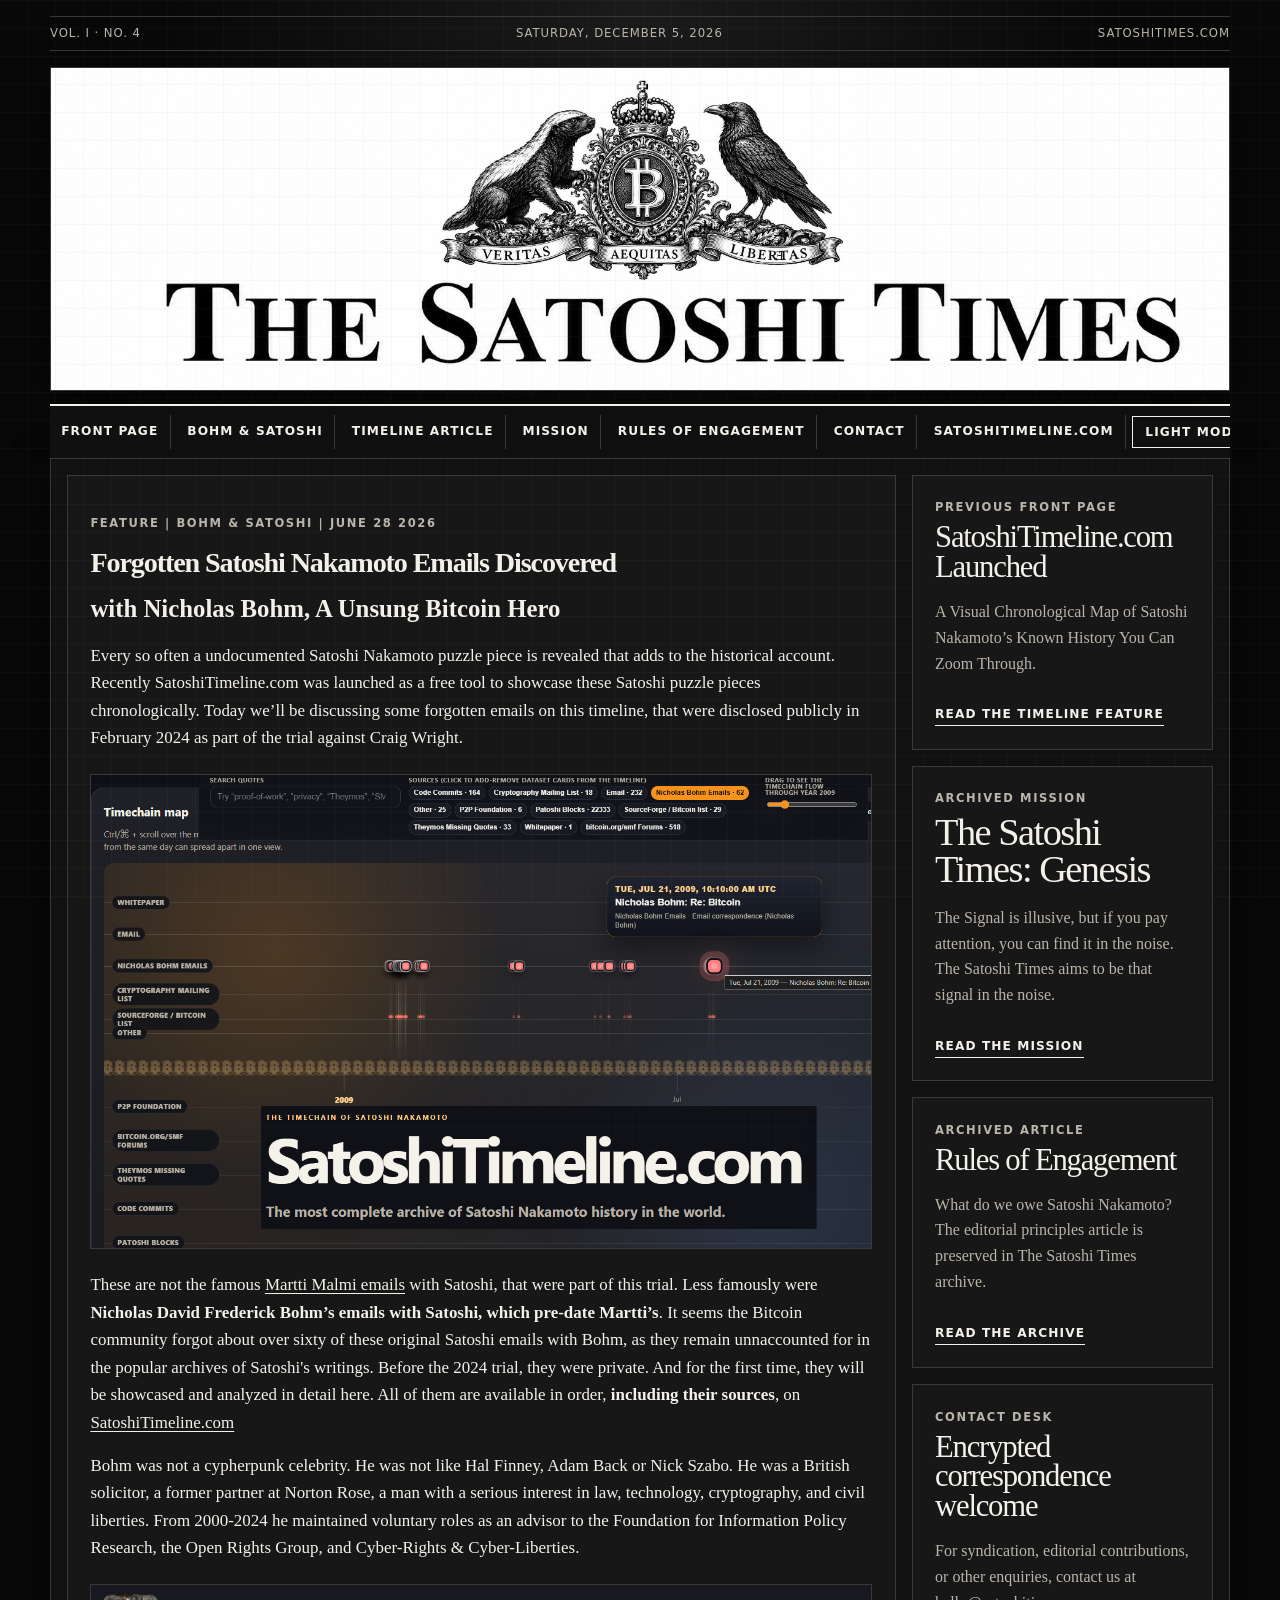
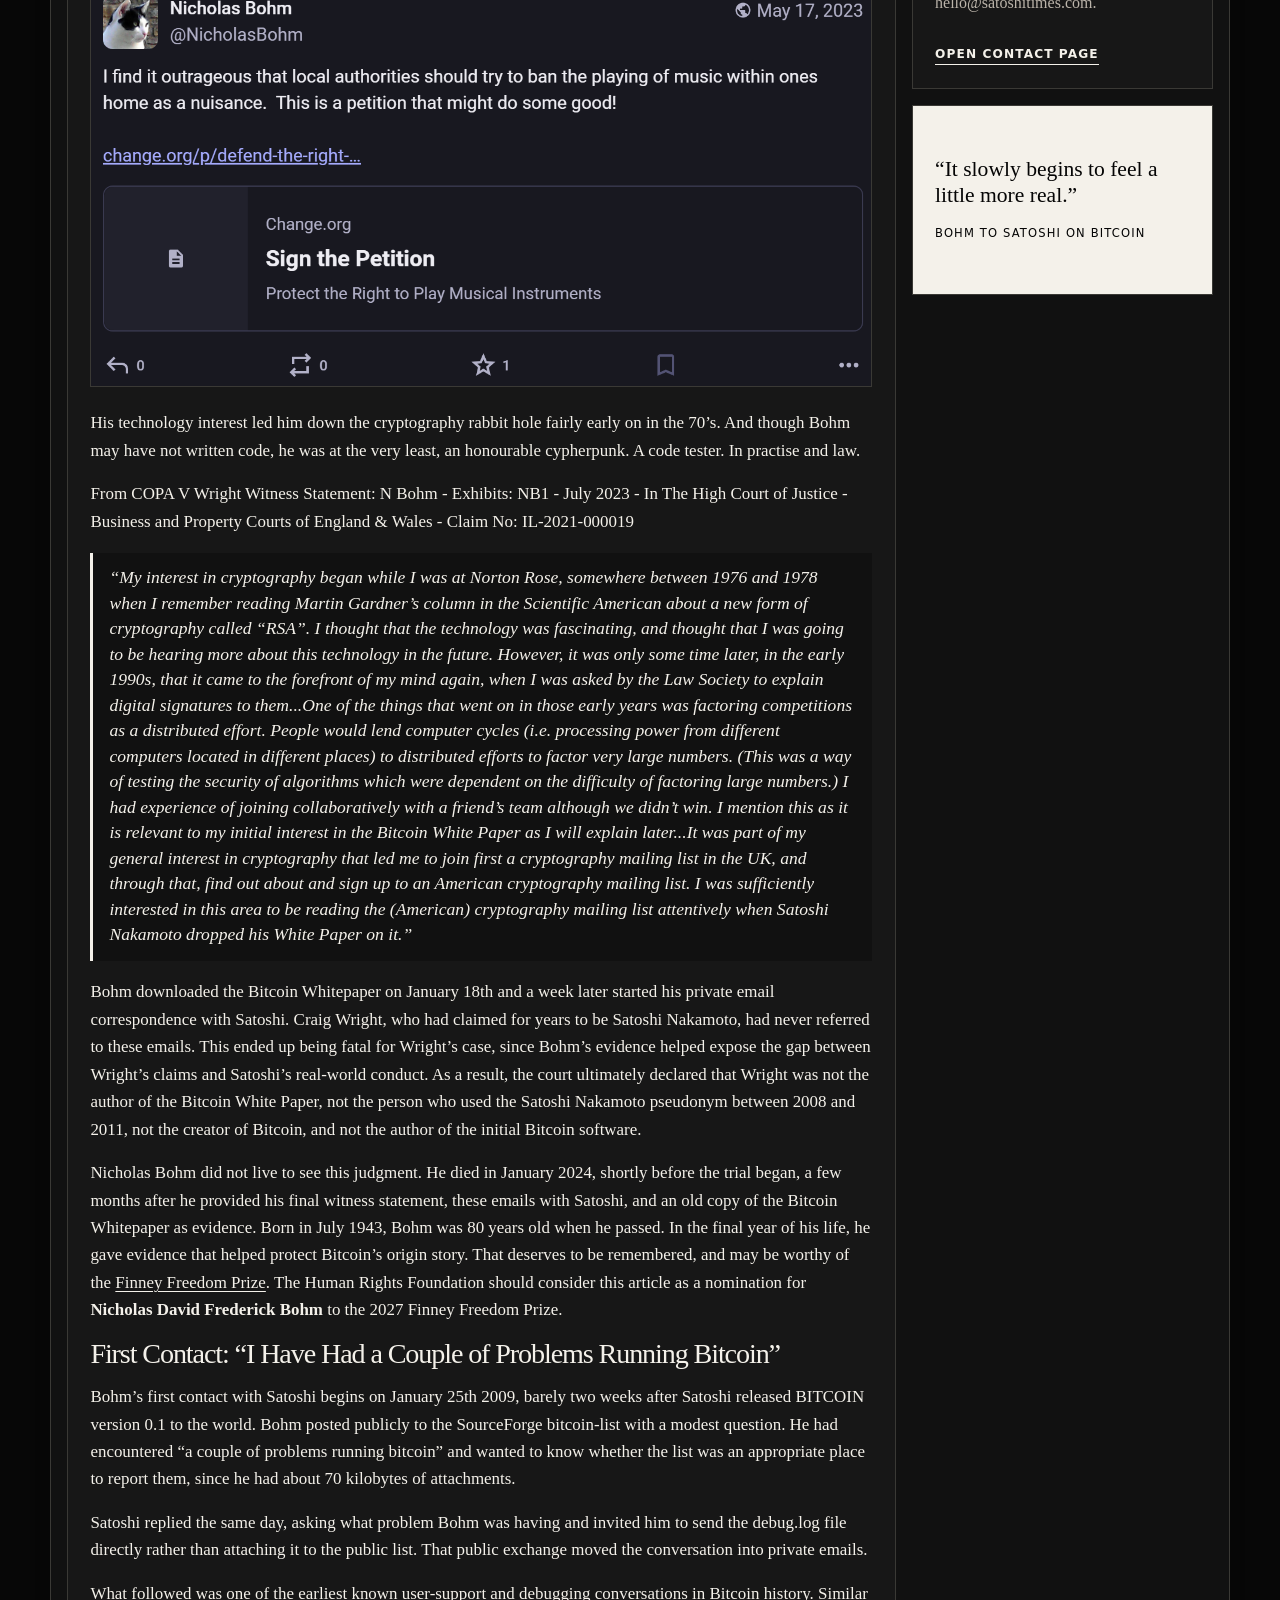
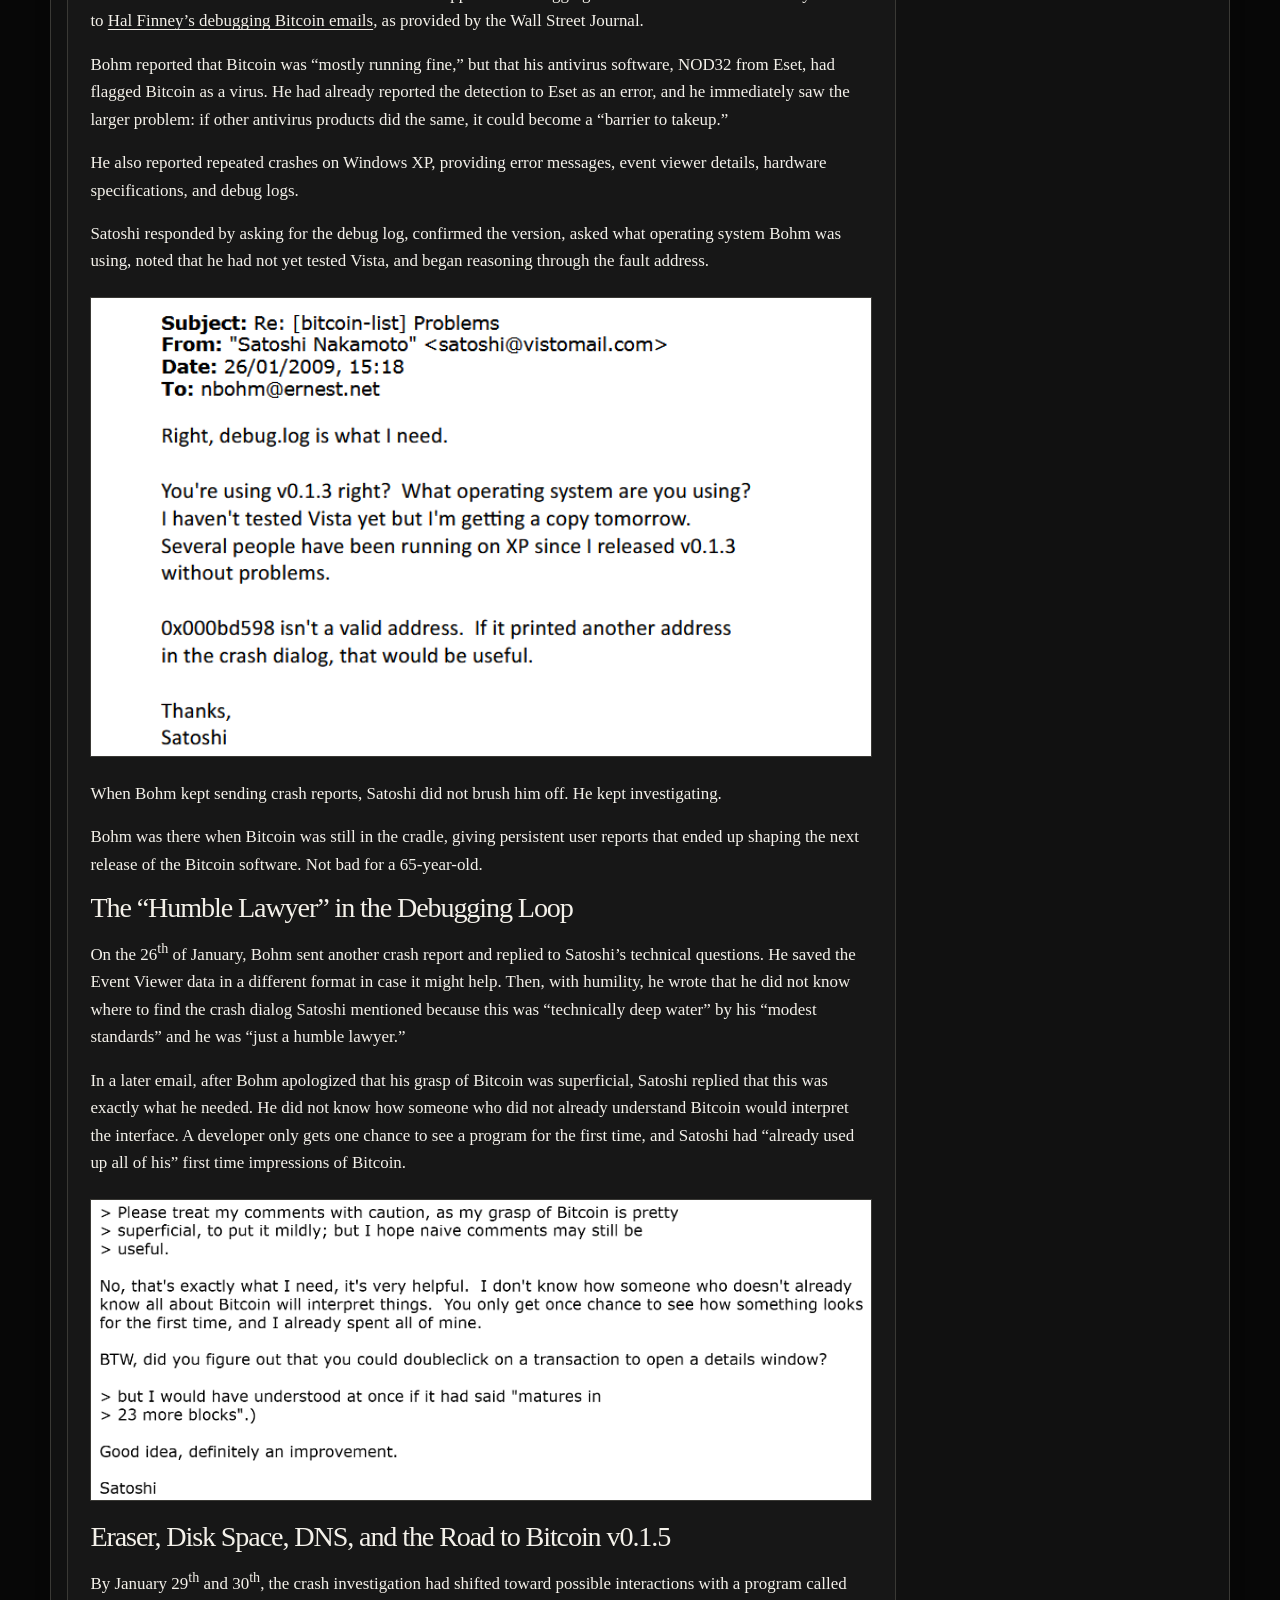
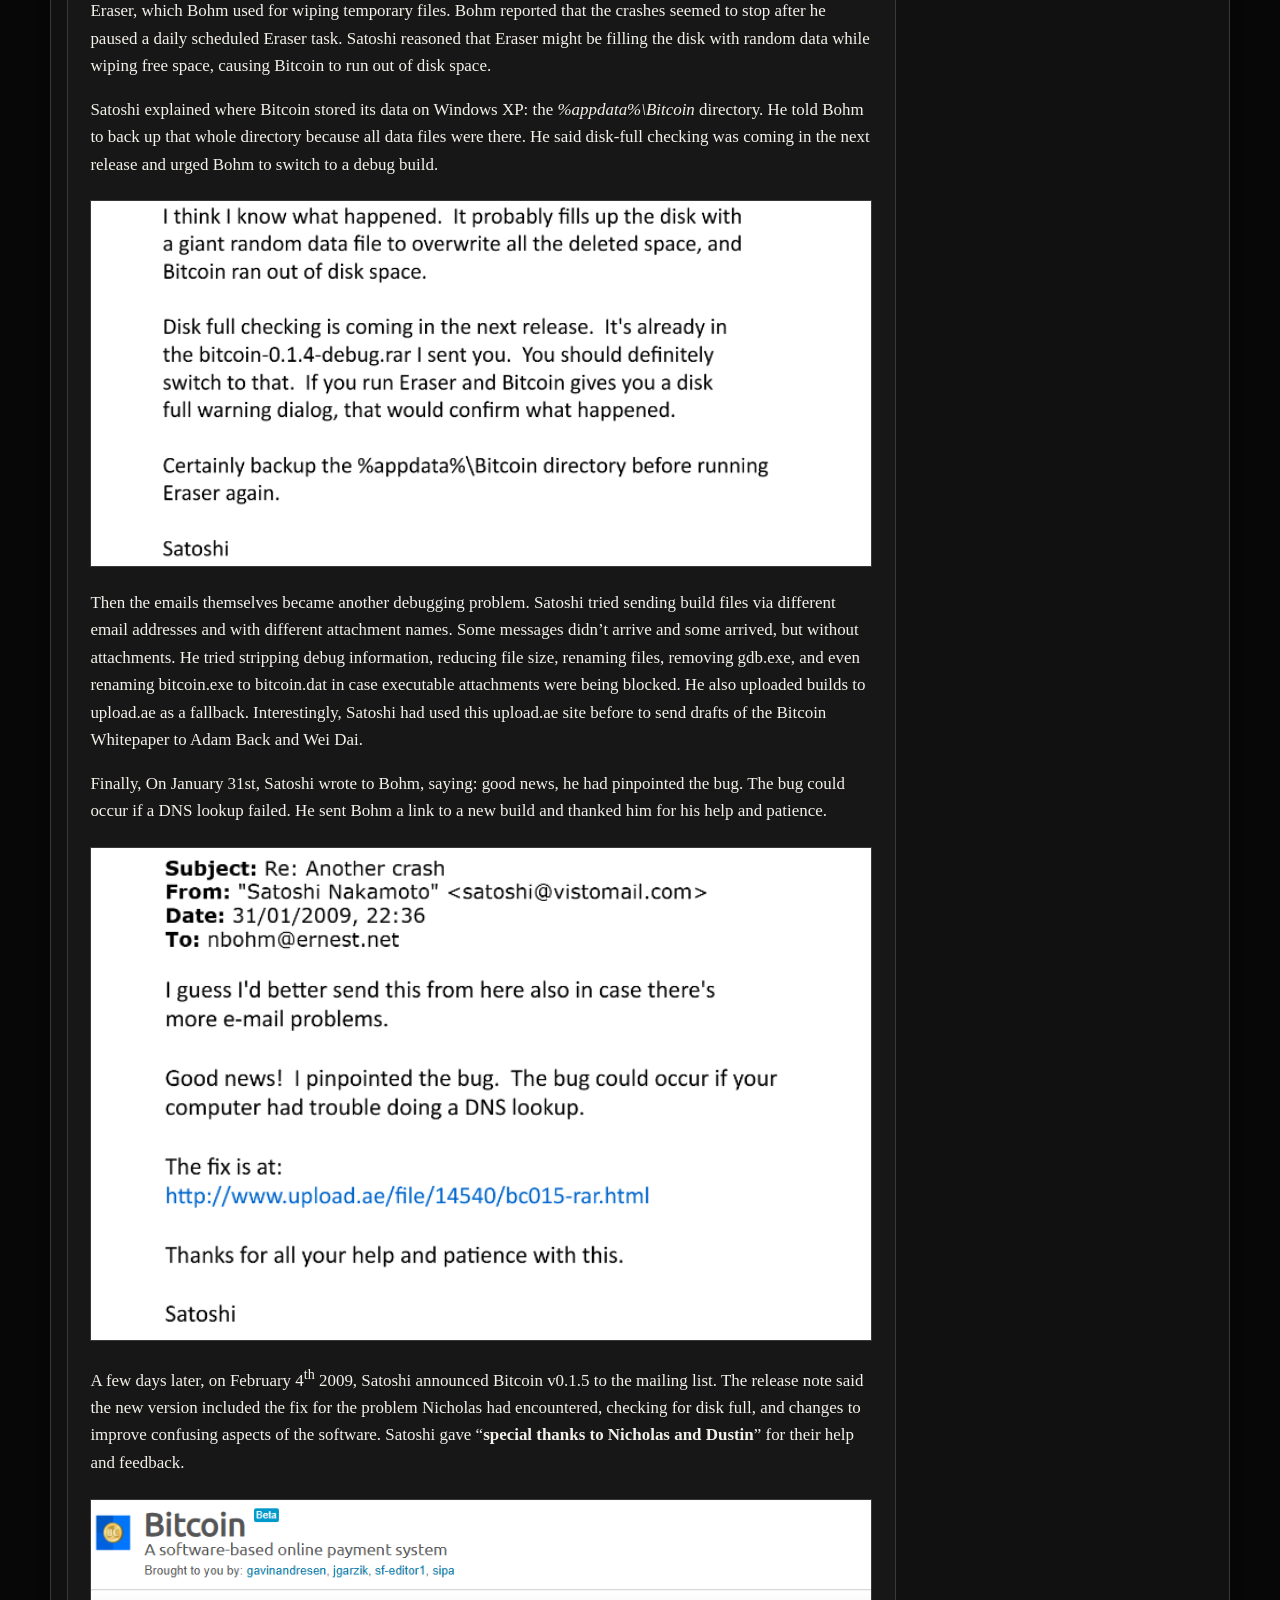
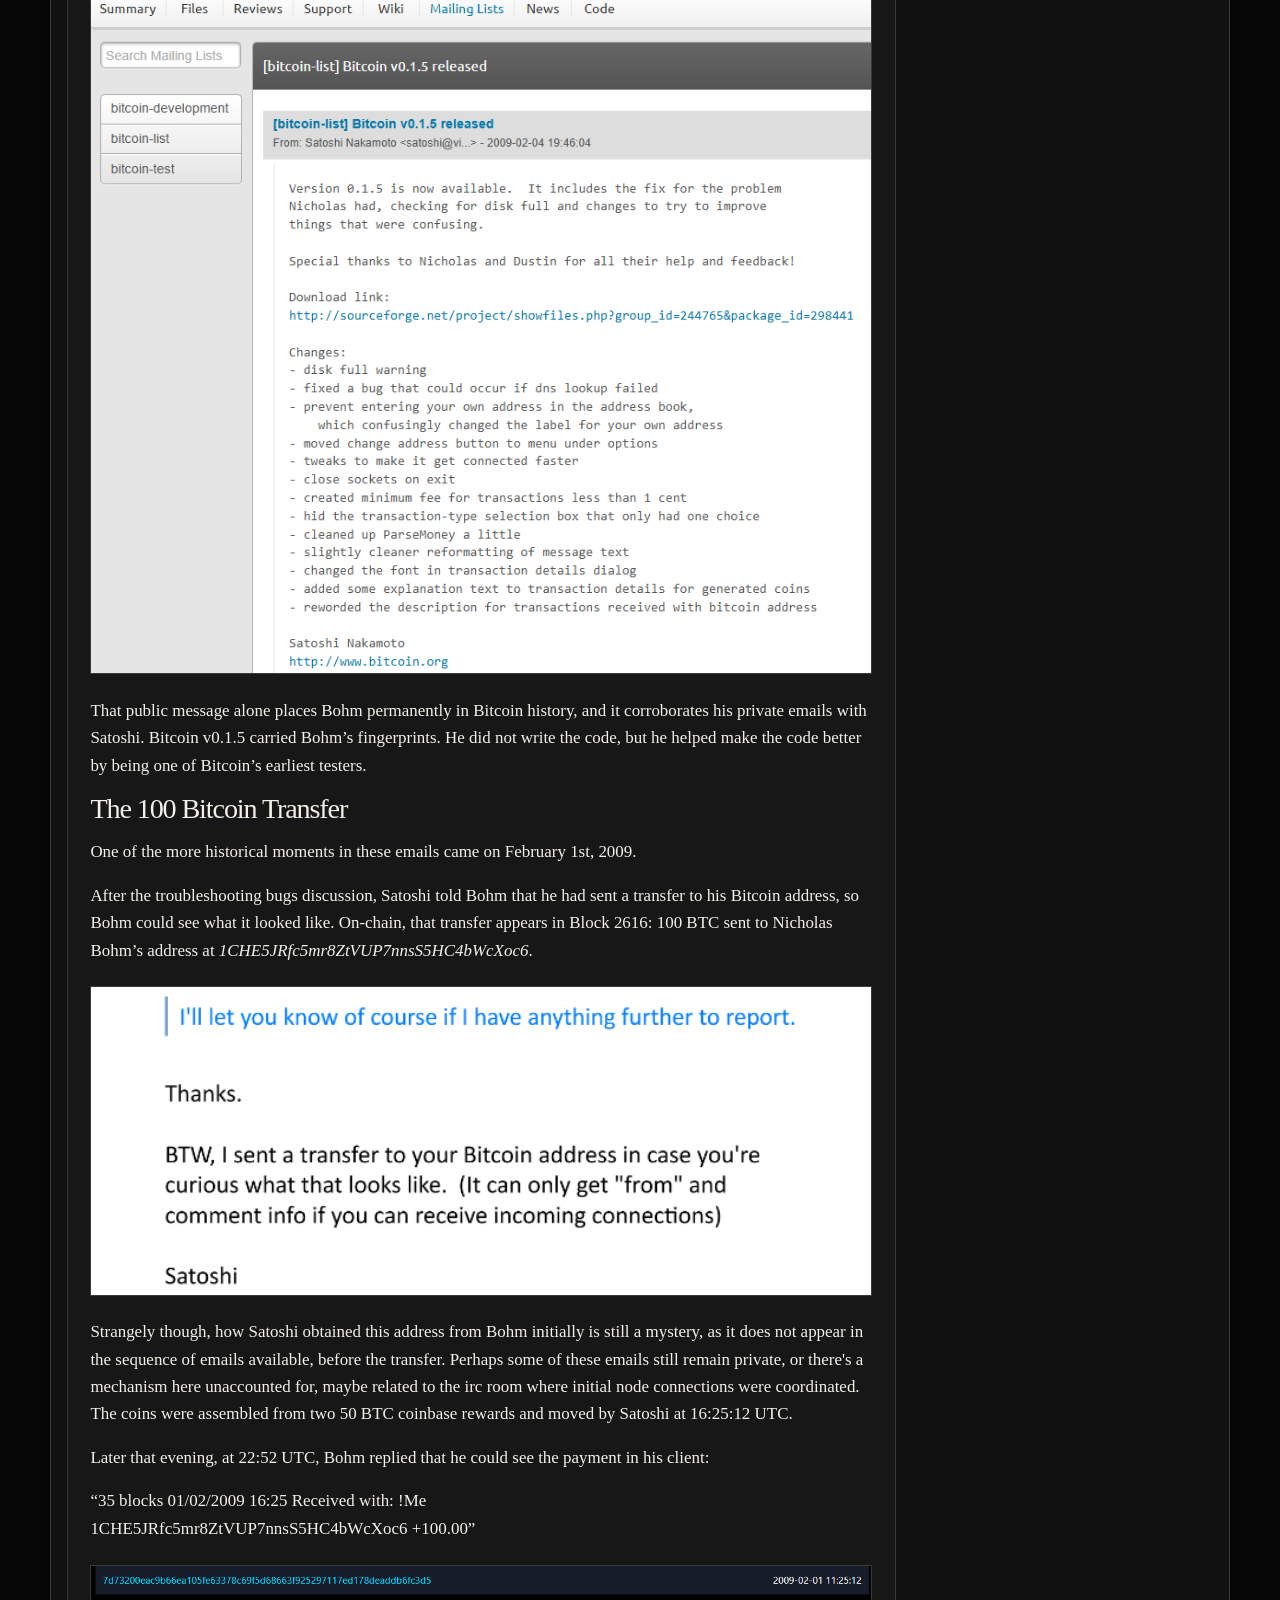
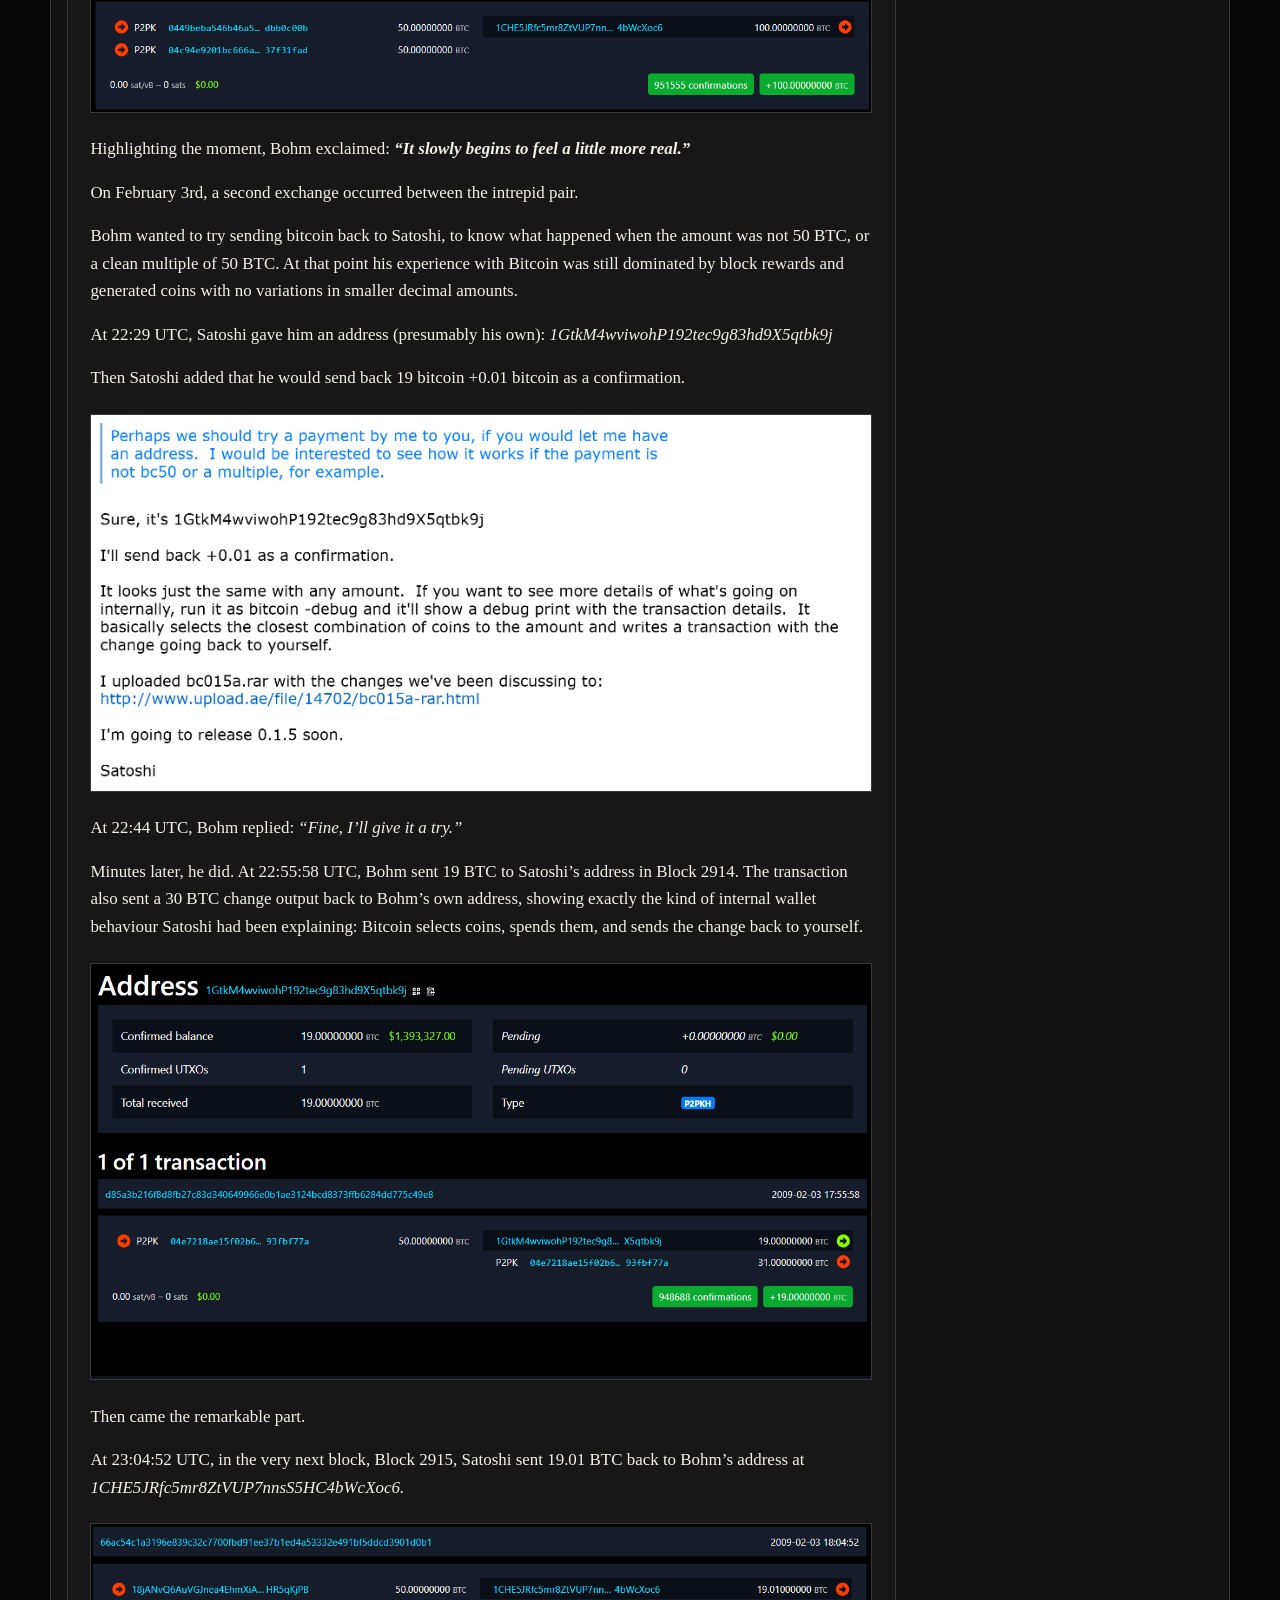
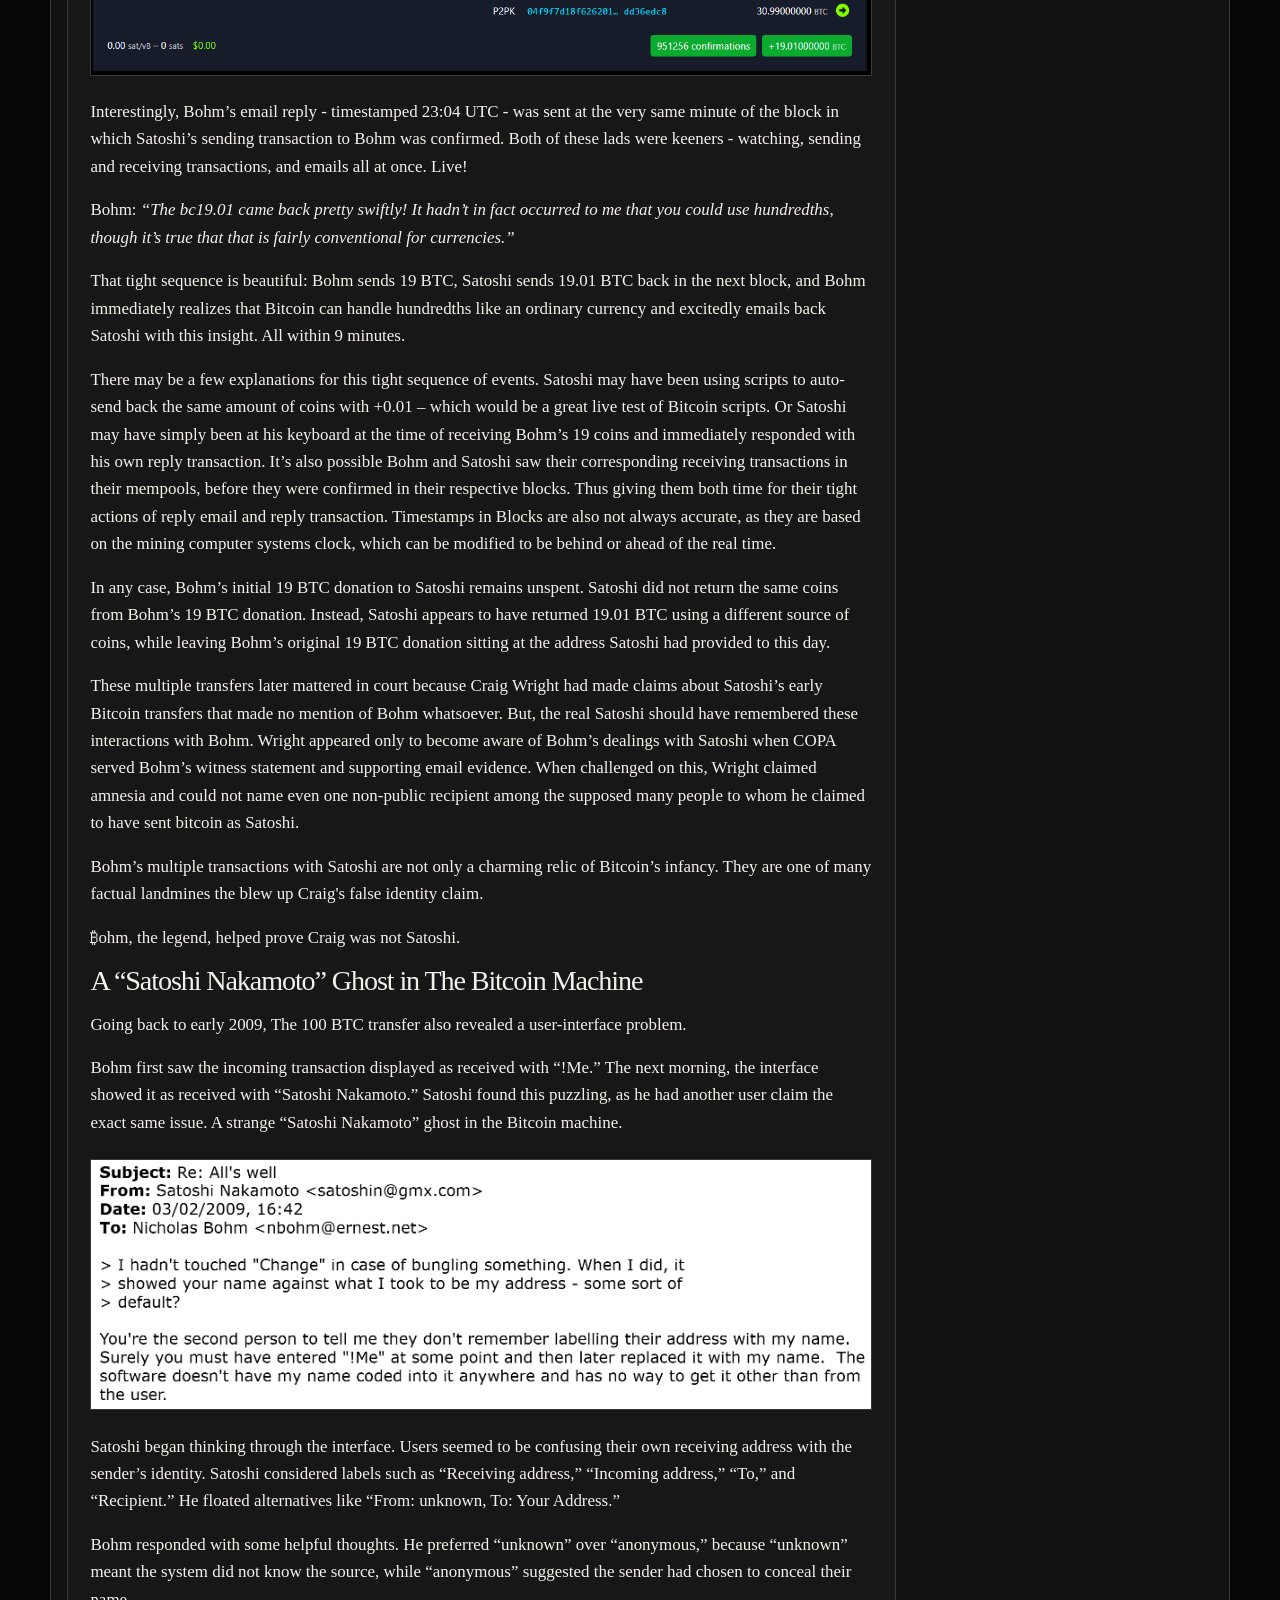
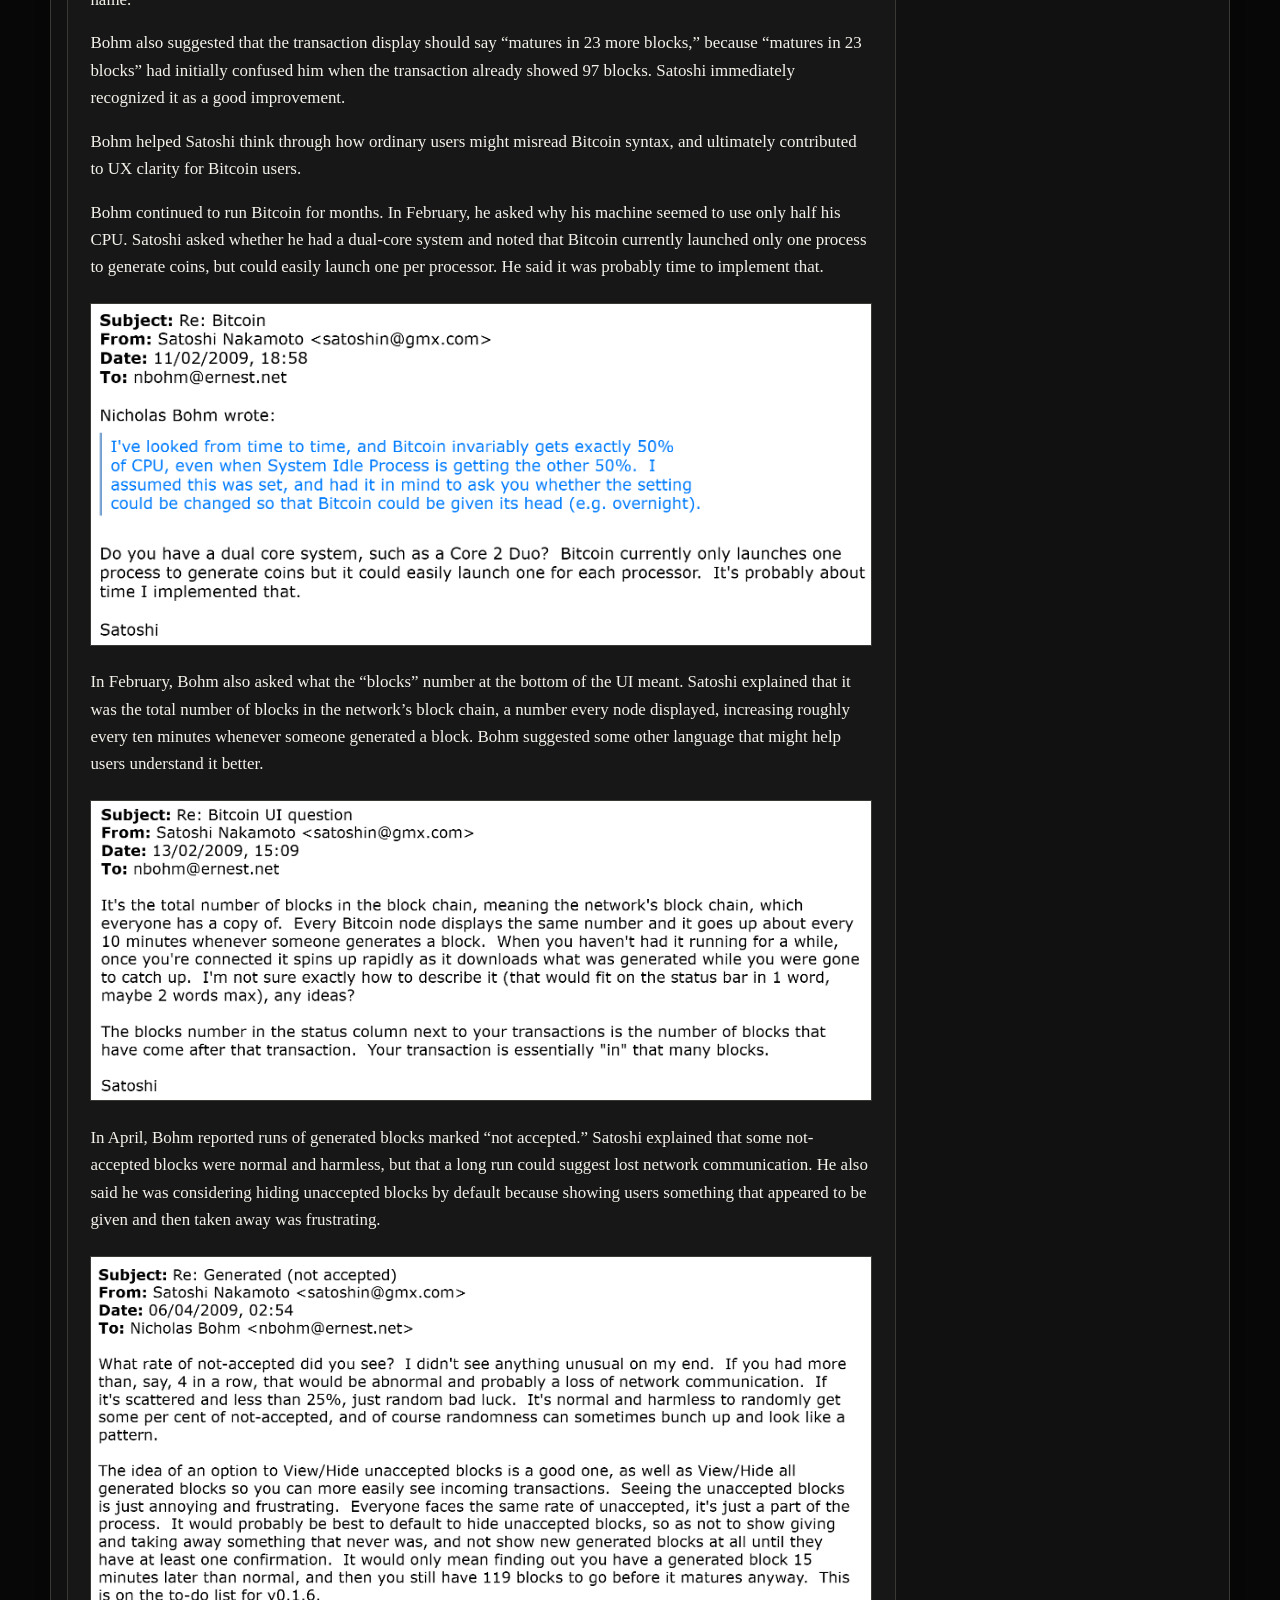
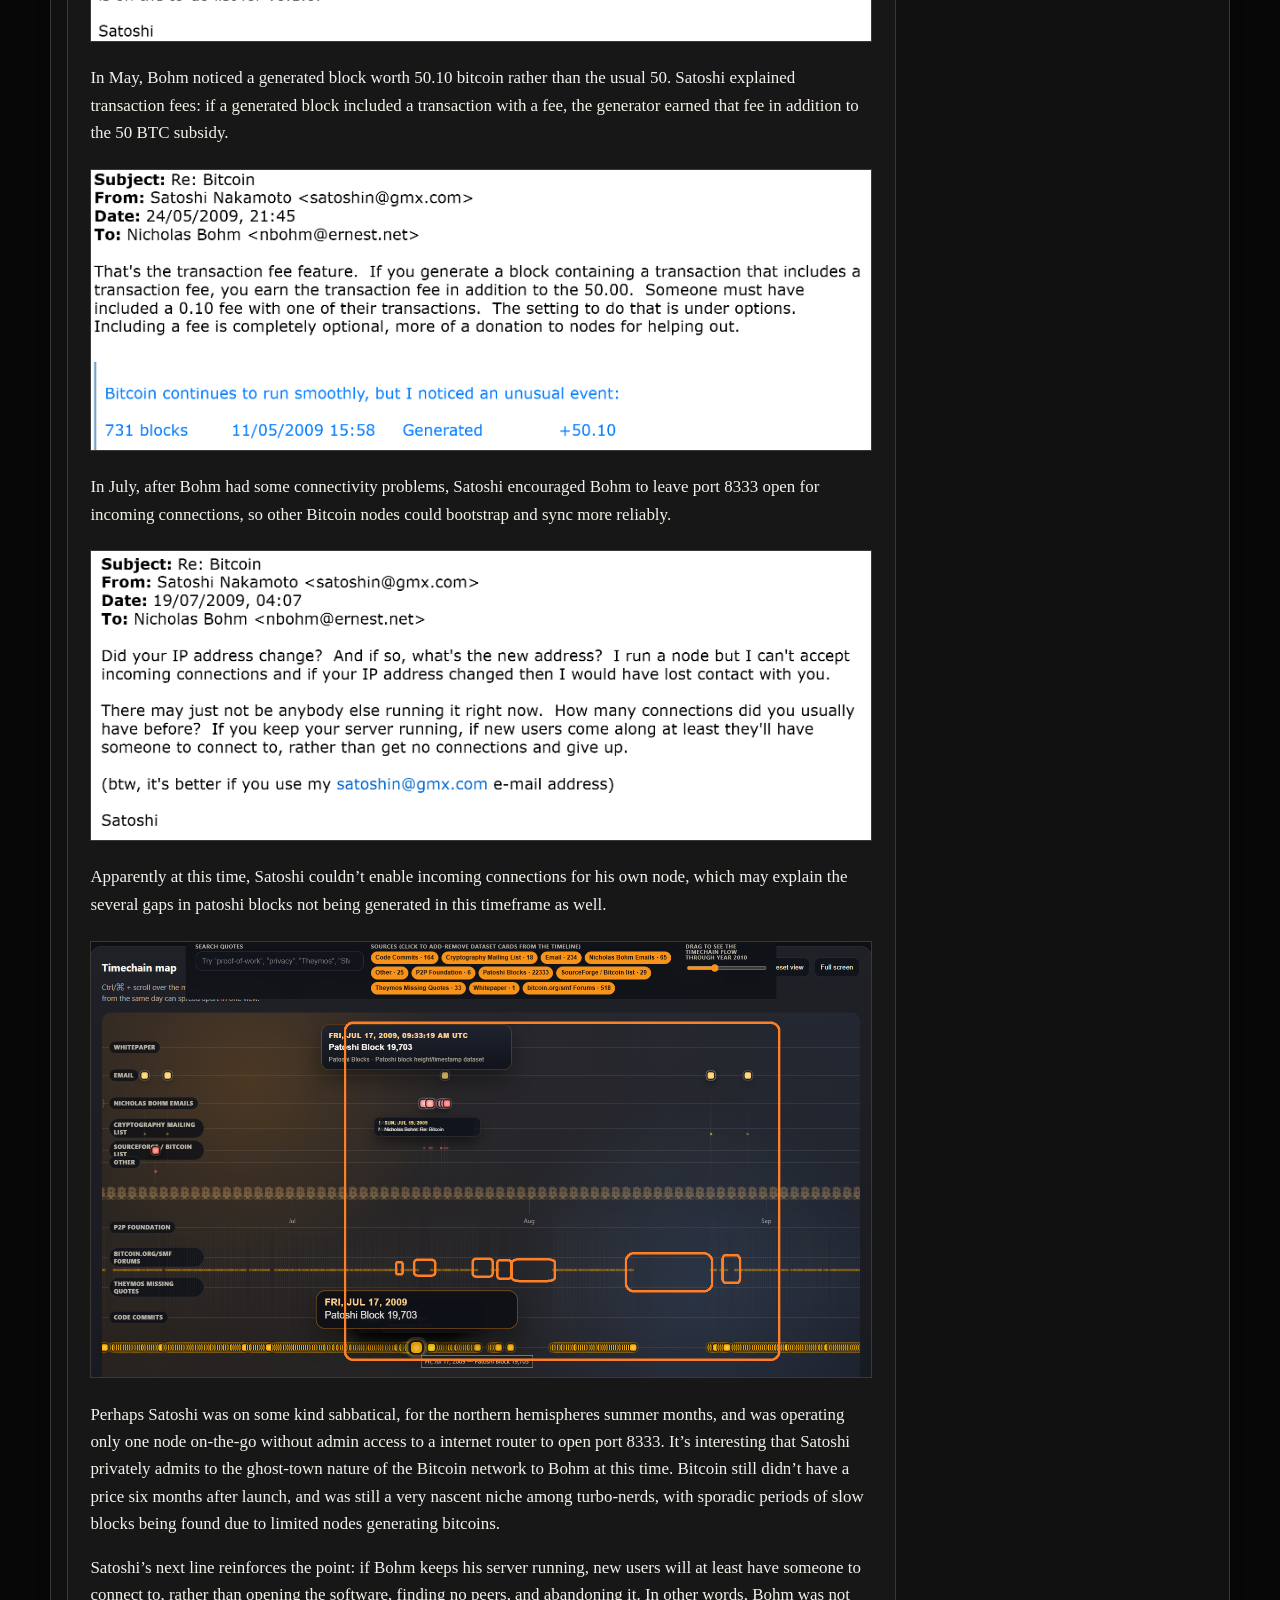
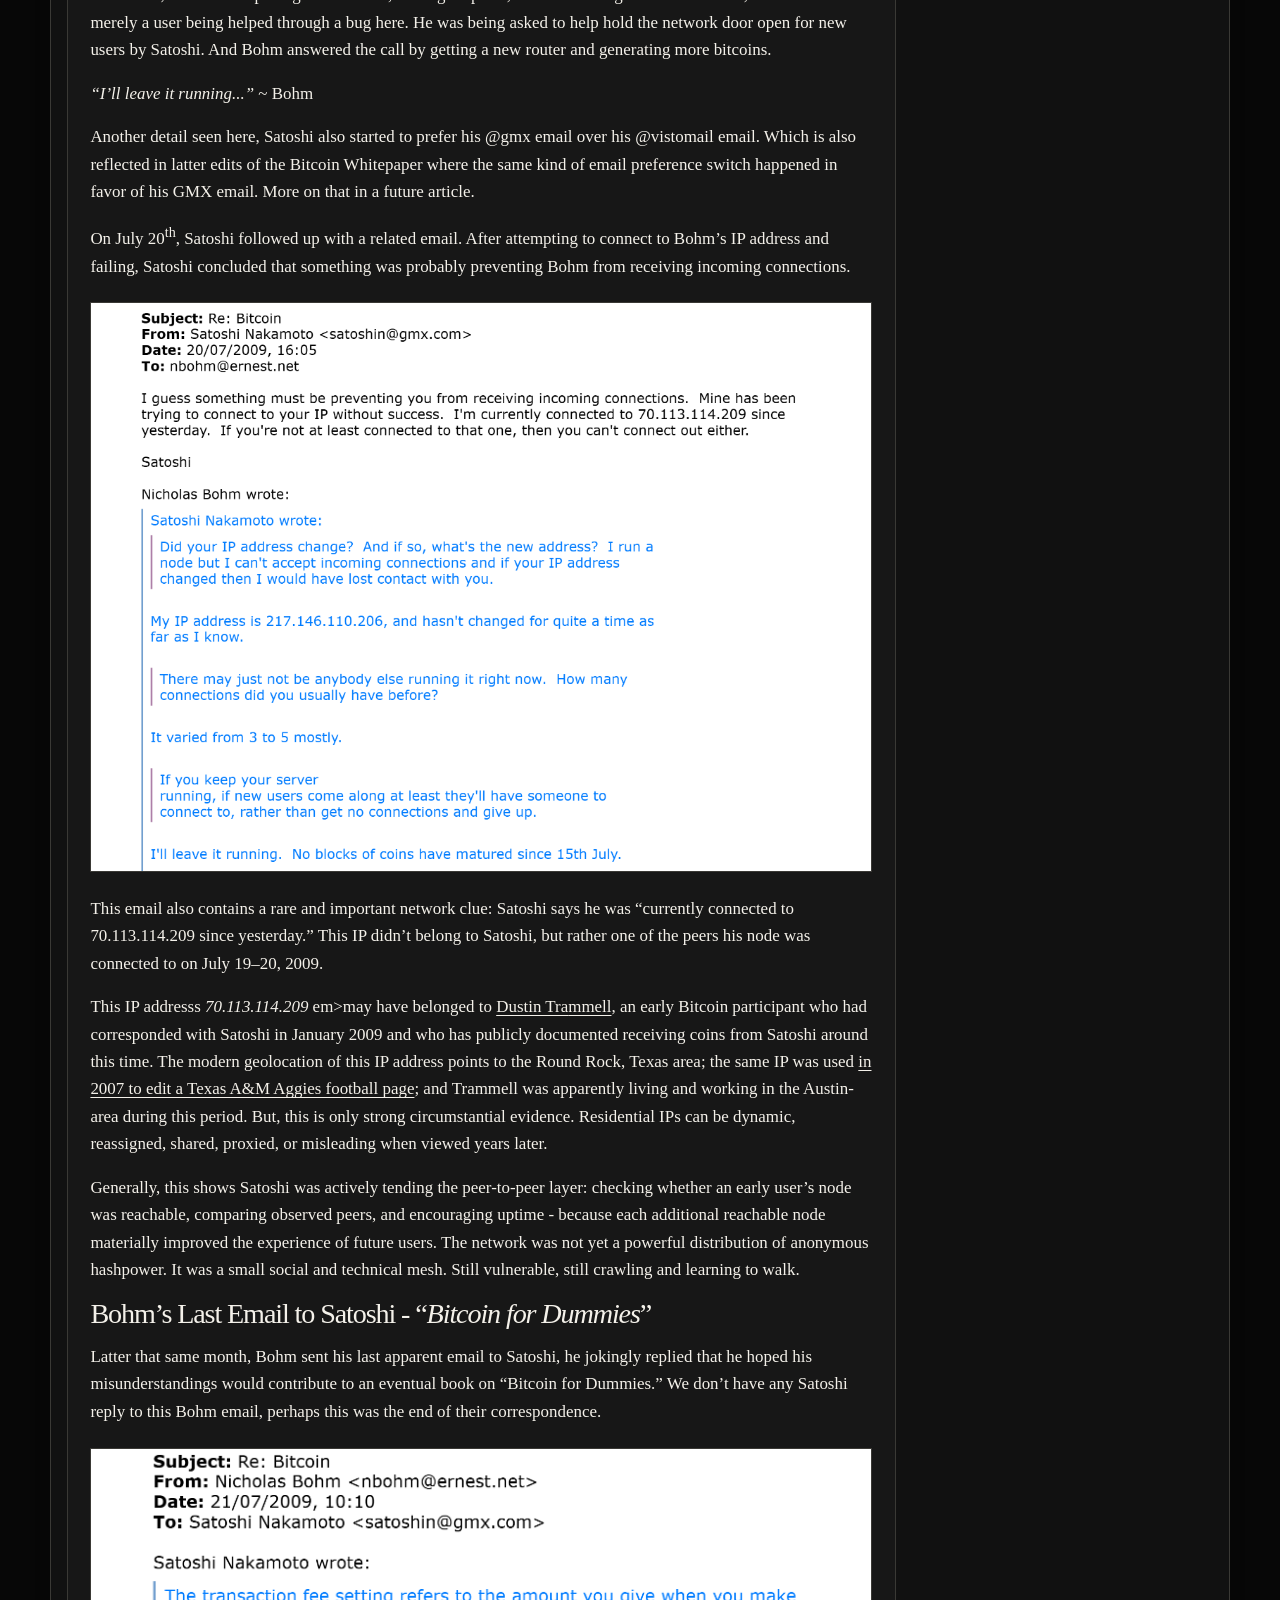
<file: bohm/index.html>
<!doctype html>
<html lang="en" data-theme="dark">
<head>
  <meta charset="utf-8" />
  <meta name="viewport" content="width=device-width, initial-scale=1" />
  <title>Forgotten Satoshi Nakamoto Emails Discovered with Nicholas Bohm, A Unsung Bitcoin Hero — The Satoshi Times</title>
  <meta name="description" content="The Satoshi Times explores Nicholas Bohm’s forgotten emails with Satoshi Nakamoto, early Bitcoin debugging, and Bohm’s role in Bitcoin history." />
  <link rel="stylesheet" href="../styles.css" />
</head>
<body>
  <a class="skip-link" href="#main">Skip to content</a>

  <header class="site-header">
    <div class="utility-bar" aria-label="Edition details">
      <span>Vol. I · No. 4</span>
      <span id="today">Live Edition</span>
      <span>SatoshiTimes.com</span>
    </div>

    <div class="masthead" aria-label="The Satoshi Times masthead">
      <img src="../assets/satoshi-times-banner.jpg" alt="The Satoshi Times banner with the motto Veritas Aequitas LiberƎtas" />
    </div>

    <nav class="section-nav" aria-label="Newspaper sections">
      <a href="../">Front Page</a>
      <a href="../bohm/" aria-current="page">Bohm &amp; Satoshi</a>
      <a href="../timeline/">Timeline Article</a>
      <a href="../mission/">Mission</a>
      <a href="../rules.html">Rules of Engagement</a>
      <a href="../contact/">Contact</a>
      <a href="https://satoshitimeline.com/" target="_blank" rel="noopener">SatoshiTimeline.com</a>
      <button id="themeToggle" class="theme-toggle" type="button" aria-label="Toggle light and dark mode">Light mode</button>
    </nav>
  </header>

  <main id="main" class="page-shell">
    <section class="headline-grid front-page-grid" aria-label="Lead story">
      <article id="lead" class="lead-story article-card prose longform-article">
        <p class="kicker">Feature | Bohm &amp; Satoshi | June 28 2026</p>
        <h3><b>Forgotten Satoshi Nakamoto Emails Discovered</b></h3>
        <p class="dek"><b>with Nicholas Bohm, A Unsung Bitcoin Hero</b></p>
        <p>Every so often a undocumented Satoshi Nakamoto puzzle piece is revealed that adds
to the historical account. Recently SatoshiTimeline.com was launched as
a free tool to showcase these Satoshi puzzle pieces chronologically. Today we’ll
be discussing some forgotten emails on this timeline, that
were disclosed publicly in February 2024 as part of the trial against
Craig Wright. </p>
        <figure class="article-figure">
          <img alt="Bohm and Satoshi article image 1" loading="lazy" src="../assets/bohm/bohm-satoshi-01.png"/>
        </figure>
        <p>These are not the famous <a href="https://mmalmi.github.io/satoshi/" rel="noopener" target="_blank">Martti Malmi emails</a> with
Satoshi, that were part of this trial. Less
famously were <strong>Nicholas David Frederick Bohm’s emails with
Satoshi, which pre-date Martti’s</strong>. It seems the Bitcoin
community forgot about over sixty of these original Satoshi emails with
Bohm, as they remain unnaccounted for in the popular archives of Satoshi's writings. Before the 2024 trial, they were private. And for the first time,
they will be showcased and analyzed in detail here. All of them are
available in order, <b>including their sources</b>, on <a href="https://satoshitimeline.com/111" rel="noopener" target="_blank">SatoshiTimeline.com</a></p>
        <p>Bohm was not a cypherpunk celebrity. He was not like Hal Finney, Adam
Back or Nick Szabo. He was a British solicitor, a former partner at
Norton Rose, a man with a serious interest in law, technology,
cryptography, and civil liberties. From 2000-2024 he maintained
voluntary roles as an advisor to the Foundation for Information Policy
Research, the Open Rights Group, and Cyber-Rights &amp; Cyber-Liberties.</p> 
 <figure class="article-figure">
          <img alt="Bohm and Satoshi article image 1" loading="lazy" src="../assets/bohm/bohmcat.png"/>
        </figure>
<p>His technology interest led him down the cryptography rabbit hole fairly
early on in the 70’s. And though Bohm may have not written code, he was
at the very least, an honourable cypherpunk. A code tester. In practise
and law.</p>
        <p>From COPA V Wright Witness Statement: N Bohm - Exhibits: NB1 - July
2023 - In The High Court of Justice - Business and Property Courts of England &amp; Wales - Claim No: IL-2021-000019</p>
        <blockquote><em>“My interest in cryptography began while I was at Norton Rose,
somewhere between 1976 and 1978 when I remember reading Martin Gardner’s
column in the Scientific American about a new form of cryptography
called “RSA”. I thought that the technology was fascinating, and thought
that I was going to be hearing more about this technology in the future.
However, it was only some time later, in the early 1990s, that it came
to the forefront of my mind again, when I was asked by the Law Society
to explain digital signatures to them...One of the things that went on
in those early years was factoring competitions as a distributed effort.
People would lend computer cycles (i.e. processing power from different
computers located in different places) to distributed efforts to factor
very large numbers. (This was a way of testing the security of
algorithms which were dependent on the difficulty of factoring large
numbers.) I had experience of joining collaboratively with a friend’s
team although we didn’t win. I mention this as it is relevant to my
initial interest in the Bitcoin White Paper as I will explain later...It
was part of my general interest in cryptography that led me to join
first a cryptography mailing list in the UK, and through that, find out
about and sign up to an American cryptography mailing list. I was
sufficiently interested in this area to be reading the (American)
cryptography mailing list attentively when Satoshi Nakamoto dropped his
White Paper on it.” </em></blockquote>
        <p>Bohm downloaded the Bitcoin Whitepaper on January 18th and a week later started his private email correspondence with Satoshi. Craig Wright, who had claimed for years to be Satoshi Nakamoto, had
never referred to these emails. This ended up being fatal for Wright’s
case, since Bohm’s evidence helped expose the gap between Wright’s
claims and Satoshi’s real-world conduct. As a result, the court
ultimately declared that Wright was not the author of the Bitcoin White
Paper, not the person who used the Satoshi Nakamoto pseudonym between
2008 and 2011, not the creator of Bitcoin, and not the author of the
initial Bitcoin software.</p>
        <p>Nicholas Bohm did not live to see this judgment. He died in January
2024, shortly before the trial began, a few months after he provided his
final witness statement, these emails with Satoshi, and an old copy of
the Bitcoin Whitepaper as evidence. Born in July 1943, Bohm was 80 years
old when he passed. In the final year of his life, he gave evidence that
helped protect Bitcoin’s origin story. That deserves to be remembered,
and may be worthy of the <a href="https://hrf.org/program/financial-freedom/finney-prize/" rel="noopener" target="_blank">Finney
Freedom Prize</a>. The Human Rights Foundation should consider this
article as a nomination for <strong>Nicholas David Frederick Bohm
</strong>to the 2027 Finney Freedom Prize.</p>
        <h3 id="first-contact-i-have-had-a-couple-of-problems-running-bitcoin">First
Contact: “I Have Had a Couple of Problems Running Bitcoin”</h3>
        <p>Bohm’s first contact with Satoshi begins on January 25th 2009, barely
two weeks after Satoshi released BITCOIN version 0.1 to the world. Bohm
posted publicly to the SourceForge bitcoin-list with a modest question.
He had encountered “a couple of problems running bitcoin” and wanted to
know whether the list was an appropriate place to report them, since he
had about 70 kilobytes of attachments.</p>
        <p>Satoshi replied the same day, asking what problem Bohm was having and
invited him to send the debug.log file directly rather than attaching it
to the public list. That public exchange moved the conversation into
private emails.</p>
        <p>What followed was one of the earliest known user-support and
debugging conversations in Bitcoin history. Similar to <a href="https://www.wsj.com/public/resources/documents/finneynakamotoemails.pdf" rel="noopener" target="_blank">Hal
Finney’s debugging Bitcoin emails</a>, as provided by the Wall Street
Journal.</p>
        <p>Bohm reported that Bitcoin was “mostly running fine,” but that his
antivirus software, NOD32 from Eset, had flagged Bitcoin as a virus. He
had already reported the detection to Eset as an error, and he
immediately saw the larger problem: if other antivirus products did the
same, it could become a “barrier to takeup.”</p>
        <p>He also reported repeated crashes on Windows XP, providing error
messages, event viewer details, hardware specifications, and debug logs.
</p>
        <p>Satoshi responded by asking for the debug log, confirmed the version,
asked what operating system Bohm was using, noted that he had not yet
tested Vista, and began reasoning through the fault address. </p>
        <figure class="article-figure">
          <img alt="Bohm and Satoshi article image 2" loading="lazy" src="../assets/bohm/bohm-satoshi-02.png"/>
        </figure>
        <p>When Bohm kept sending crash reports, Satoshi did not brush him off.
He kept investigating.</p>
        <p>Bohm was there when Bitcoin was still in the cradle, giving
persistent user reports that ended up shaping the next release of the
Bitcoin software. Not bad for a 65-year-old.</p>
        <h3 id="the-humble-lawyer-in-the-debugging-loop">The “Humble Lawyer” in
the Debugging Loop</h3>
        <p>On the 26<sup>th</sup> of January, Bohm sent another crash report and
replied to Satoshi’s technical questions. He saved
the Event Viewer data in a different format in case it might help. Then,
with humility, he wrote that he did not know where to find the crash
dialog Satoshi mentioned because this was “technically deep water” by
his “modest standards” and he was “just a humble lawyer.”</p>
        <p>In a later email, after Bohm apologized that his grasp of Bitcoin was
superficial, Satoshi replied that this was exactly what he needed. He
did not know how someone who did not already understand Bitcoin would
interpret the interface. A developer only gets one chance to see a
program for the first time, and Satoshi had “already used up all of his”
first time impressions of Bitcoin.</p>
        <figure class="article-figure">
          <img alt="Bohm and Satoshi article image 3" loading="lazy" src="../assets/bohm/bohm-satoshi-03.png"/>
        </figure>
        <h3 id="eraser-disk-space-dns-and-the-road-to-bitcoin-v0.1.5">Eraser,
Disk Space, DNS, and the Road to Bitcoin v0.1.5</h3>
        <p>By January 29<sup>th</sup> and 30<sup>th</sup>, the crash investigation had
shifted toward possible interactions with a program called Eraser, which
Bohm used for wiping temporary files. Bohm reported that the crashes
seemed to stop after he paused a daily scheduled Eraser task. Satoshi
reasoned that Eraser might be filling the disk with random data while
wiping free space, causing Bitcoin to run out of disk space.</p>
        <p>Satoshi explained where Bitcoin stored its data on Windows XP: the
<em>%appdata%\Bitcoin</em> directory. He told Bohm to back up that whole
directory because all data files were there. He said disk-full checking
was coming in the next release and urged Bohm to switch to a debug
build.</p>
        <figure class="article-figure">
          <img alt="Bohm and Satoshi article image 4" loading="lazy" src="../assets/bohm/bohm-satoshi-04.png"/>
        </figure>
        <p>Then the emails themselves became another debugging problem. Satoshi
tried sending build files via different email addresses and with
different attachment names. Some messages didn’t arrive and some
arrived, but without attachments. He tried stripping debug information,
reducing file size, renaming files, removing gdb.exe, and even renaming
bitcoin.exe to bitcoin.dat in case executable attachments were being
blocked. He also uploaded builds to upload.ae as a fallback.
Interestingly, Satoshi had used this upload.ae site before to send
drafts of the Bitcoin Whitepaper to Adam Back and Wei Dai.</p>
        <p>Finally, On January 31st, Satoshi wrote to Bohm, saying:
good news, he had pinpointed the bug. The bug could occur if a DNS
lookup failed. He sent Bohm a link to a new build and thanked him for
his help and patience.</p>
        <figure class="article-figure">
          <img alt="Bohm and Satoshi article image 5" loading="lazy" src="../assets/bohm/bohm-satoshi-05.png"/>
        </figure>
        <p>A few days later, on February 4<sup>th</sup> 2009, Satoshi announced
Bitcoin v0.1.5 to the mailing list. The release note said the new
version included the fix for the problem Nicholas had encountered,
checking for disk full, and changes to improve confusing aspects of the
software. Satoshi gave “<strong>special thanks to Nicholas and
Dustin</strong>” for their help and feedback.</p>
        <figure class="article-figure">
          <img alt="Bohm and Satoshi article image 6" loading="lazy" src="../assets/bohm/bohm-satoshi-06.png"/>
        </figure>
        <p>That public message alone places Bohm permanently in Bitcoin history,
and it corroborates his private emails with Satoshi. Bitcoin v0.1.5
carried Bohm’s fingerprints. He did not write the code, but he helped
make the code better by being one of Bitcoin’s earliest testers.</p>
        <h3 id="the-100-bitcoin-transfer">The 100 Bitcoin Transfer</h3>
        <p>One of the more historical moments in these emails came on February
1st, 2009.</p>
        <p>After the troubleshooting bugs discussion, Satoshi told Bohm that he
had sent a transfer to his Bitcoin address, so Bohm could see what it
looked like. On-chain, that transfer appears in Block 2616: 100 BTC sent
to Nicholas Bohm’s address at
<em>1CHE5JRfc5mr8ZtVUP7nnsS5HC4bWcXoc6</em>. </p>
        <figure class="article-figure">
          <img alt="Bohm and Satoshi article image 7" loading="lazy" src="../assets/bohm/bohm-satoshi-07.png"/>
        </figure>
        <p>Strangely though, how Satoshi obtained this address from Bohm
initially is still a mystery, as it does not appear in the sequence of
emails available, before the transfer. Perhaps some of these emails
still remain private, or there's a mechanism here unaccounted for, maybe related to the irc room where initial node connections were coordinated. The
coins were assembled from two 50 BTC coinbase rewards and moved by
Satoshi at 16:25:12 UTC.</p>
        <p>Later that evening, at 22:52 UTC, Bohm replied that he could see the
payment in his client:</p>
        <p>“35 blocks 01/02/2009 16:25 Received with: !Me<br/>
1CHE5JRfc5mr8ZtVUP7nnsS5HC4bWcXoc6 +100.00”</p>
        <figure class="article-figure">
          <img alt="Bohm and Satoshi article image 8" loading="lazy" src="../assets/bohm/bohm-satoshi-08.png"/>
        </figure>
        <p>Highlighting the moment, Bohm exclaimed: <em><strong>“It slowly
begins to feel a little more real.”</strong></em></p>
        <p>On February 3rd, a second exchange occurred between the intrepid
pair.</p>
        <p>Bohm wanted to try sending bitcoin back to Satoshi, to know what
happened when the amount was not 50 BTC, or a clean multiple of 50 BTC.
At that point his experience with Bitcoin was still dominated by block
rewards and generated coins with no variations in smaller decimal
amounts.</p>
        <p>At 22:29 UTC, Satoshi gave him an address (presumably his own):
<em>1GtkM4wviwohP192tec9g83hd9X5qtbk9j</em> </p>
        <p>Then Satoshi added that he would send back 19 bitcoin +0.01 bitcoin
as a confirmation.</p>
        <figure class="article-figure">
          <img alt="Bohm and Satoshi article image 9" loading="lazy" src="../assets/bohm/bohm-satoshi-09.png"/>
        </figure>
        <p>At 22:44 UTC, Bohm replied: <em>“Fine, I’ll give it a try.”</em></p>
        <p>Minutes later, he did. At 22:55:58 UTC, Bohm sent 19 BTC to Satoshi’s
address in Block 2914. The transaction also sent a 30 BTC change output
back to Bohm’s own address, showing exactly the kind of internal wallet
behaviour Satoshi had been explaining: Bitcoin selects coins, spends
them, and sends the change back to yourself.</p>
        <figure class="article-figure">
          <img alt="Bohm and Satoshi article image 10" loading="lazy" src="../assets/bohm/bohm-satoshi-10.png"/>
        </figure>
        <p>Then came the remarkable part.</p>
        <p>At 23:04:52 UTC, in the very next block, Block 2915, Satoshi sent
19.01 BTC back to Bohm’s address at
<em>1CHE5JRfc5mr8ZtVUP7nnsS5HC4bWcXoc6.</em></p>
        <figure class="article-figure">
          <img alt="Bohm and Satoshi article image 11" loading="lazy" src="../assets/bohm/bohm-satoshi-11.png"/>
        </figure>
        <p>Interestingly, Bohm’s email reply - timestamped 23:04 UTC - was sent
at the very same minute of the block in which Satoshi’s sending
transaction to Bohm was confirmed. Both of these lads were keeners -
watching, sending and receiving transactions, and emails all at once.
Live! </p>
        <p>Bohm: <em>“The bc19.01 came back pretty swiftly! It hadn’t in fact
occurred to me that you could use hundredths, though it’s true that that
is fairly conventional for currencies.”</em></p>
        <p>That tight sequence is beautiful: Bohm sends 19 BTC, Satoshi sends
19.01 BTC back in the next block, and Bohm immediately realizes that
Bitcoin can handle hundredths like an ordinary currency and excitedly
emails back Satoshi with this insight. All within 9 minutes. </p>
        <p>There may be a few explanations for this tight sequence of events.
Satoshi may have been using scripts to auto-send back the same amount of
coins with +0.01 – which would be a great live test of Bitcoin scripts.
Or Satoshi may have simply been at his keyboard at the time of receiving
Bohm’s 19 coins and immediately responded with his own reply
transaction. It’s also possible Bohm and Satoshi saw their corresponding
receiving transactions in their mempools, before they were confirmed in
their respective blocks. Thus giving them both time for their tight
actions of reply email and reply transaction. Timestamps in Blocks are also not always accurate, as they are based on the mining computer systems clock, which can be modified to be behind or ahead of the real time.</p>
        <p>In any case, Bohm’s initial 19 BTC donation to Satoshi remains
unspent. Satoshi did not return the same coins from Bohm’s 19 BTC
donation. Instead, Satoshi appears to have returned 19.01 BTC using a
different source of coins, while leaving Bohm’s original 19 BTC donation
sitting at the address Satoshi had provided to this day.</p>
        <p>These multiple transfers later mattered in court because Craig Wright
had made claims about Satoshi’s early Bitcoin transfers that made no
mention of Bohm whatsoever. But, the real Satoshi should have remembered
these interactions with Bohm. Wright appeared only to become aware of
Bohm’s dealings with Satoshi when COPA served Bohm’s witness statement
and supporting email evidence. When challenged on this, Wright claimed
amnesia and could not name even one non-public recipient among the
supposed many people to whom he claimed to have sent bitcoin as
Satoshi.</p>
        <p>Bohm’s multiple transactions with Satoshi are not only a charming
relic of Bitcoin’s infancy. They are one of many factual landmines the
blew up Craig's false identity claim. </p>
        <p>₿ohm, the legend, helped prove Craig was not Satoshi. </p>
        <h3 id="a-satoshi-nakamoto-ghost-in-the-bitcoin-machine">A “Satoshi
Nakamoto” Ghost in The Bitcoin Machine</h3>
        <p>Going back to early 2009, The 100 BTC transfer also revealed a
user-interface problem.</p>
        <p>Bohm first saw the incoming transaction displayed as received with
“!Me.” The next morning, the interface showed it as received with
“Satoshi Nakamoto.” Satoshi found this puzzling, as he had another user
claim the exact same issue. A strange “Satoshi Nakamoto” ghost in the
Bitcoin machine. </p>
        <figure class="article-figure">
          <img alt="Bohm and Satoshi article image 12" loading="lazy" src="../assets/bohm/bohm-satoshi-12.png"/>
        </figure>
        <p>Satoshi began thinking through the interface. Users seemed to be
confusing their own receiving address with the sender’s identity.
Satoshi considered labels such as “Receiving address,” “Incoming
address,” “To,” and “Recipient.” He floated alternatives like “From:
unknown, To: Your Address.”</p>
        <p>Bohm responded with some helpful thoughts. He preferred “unknown”
over “anonymous,” because “unknown” meant the system did not know the
source, while “anonymous” suggested the sender had chosen to conceal
their name.</p>
        <p>Bohm also suggested that the transaction display should say “matures
in 23 more blocks,” because “matures in 23 blocks” had initially
confused him when the transaction already showed 97 blocks. Satoshi
immediately recognized it as a good improvement. </p>
        <p>Bohm helped Satoshi think through how ordinary users might misread
Bitcoin syntax, and ultimately contributed to UX clarity for Bitcoin
users. </p>
        <p>Bohm continued to run Bitcoin for months. In February, he asked why
his machine seemed to use only half his CPU. Satoshi asked whether he
had a dual-core system and noted that Bitcoin currently launched only
one process to generate coins, but could easily launch one per
processor. He said it was probably time to implement that.</p>
        <figure class="article-figure">
          <img alt="Bohm and Satoshi article image 13" loading="lazy" src="../assets/bohm/bohm-satoshi-13.png"/>
        </figure>
        <p>In February, Bohm also asked what the “blocks” number at the bottom
of the UI meant. Satoshi explained that it was the total number of
blocks in the network’s block chain, a number every node displayed,
increasing roughly every ten minutes whenever someone generated a block.
Bohm suggested some other language that might help users understand it
better.</p>
        <figure class="article-figure">
          <img alt="Bohm and Satoshi article image 14" loading="lazy" src="../assets/bohm/bohm-satoshi-14.png"/>
        </figure>
        <p>In April, Bohm reported runs of generated blocks marked “not
accepted.” Satoshi explained that some not-accepted blocks were normal
and harmless, but that a long run could suggest lost network
communication. He also said he was considering hiding unaccepted blocks
by default because showing users something that appeared to be given and
then taken away was frustrating.</p>
        <figure class="article-figure">
          <img alt="Bohm and Satoshi article image 15" loading="lazy" src="../assets/bohm/bohm-satoshi-15.png"/>
        </figure>
        <p>In May, Bohm noticed a generated block worth 50.10 bitcoin rather
than the usual 50. Satoshi explained transaction fees: if a generated
block included a transaction with a fee, the generator earned that fee
in addition to the 50 BTC subsidy. </p>
        <figure class="article-figure">
          <img alt="Bohm and Satoshi article image 16" loading="lazy" src="../assets/bohm/bohm-satoshi-16.png"/>
        </figure>
        <p>In July, after Bohm had some connectivity problems, Satoshi
encouraged Bohm to leave port 8333 open for incoming connections, so
other Bitcoin nodes could bootstrap and sync more reliably. </p>
        <figure class="article-figure">
          <img alt="Bohm and Satoshi article image 17" loading="lazy" src="../assets/bohm/bohm-satoshi-17.png"/>
        </figure>
        <p>Apparently at this time, Satoshi couldn’t enable incoming connections
for his own node, which may explain the several gaps in patoshi blocks
not being generated in this timeframe as well. </p>
        <figure class="article-figure">
          <img alt="Bohm and Satoshi article image 18" loading="lazy" src="../assets/bohm/bohm-satoshi-18.png"/>
        </figure>
        <p>Perhaps Satoshi was on some kind sabbatical, for the northern
hemispheres summer months, and was operating only one node on-the-go without admin access to a internet router to open port 8333. It’s
interesting that Satoshi privately admits to the ghost-town nature of
the Bitcoin network to Bohm at this time. Bitcoin still didn’t have a
price six months after launch, and was still a very nascent niche among
turbo-nerds, with sporadic periods of slow blocks being found due to
limited nodes generating bitcoins.</p>
        <p>Satoshi’s next line reinforces the point: if Bohm keeps his server
running, new users will at least have someone to connect to, rather than
opening the software, finding no peers, and abandoning it. In other
words, Bohm was not merely a user being helped through a bug here. He
was being asked to help hold the network door open for new users by
Satoshi. And Bohm answered the call by getting a new router and
generating more bitcoins. </p>
        <p><i>“I’ll leave it running...”</i> ~ Bohm</p>
        <p>Another detail seen here, Satoshi also started to prefer his @gmx
email over his @vistomail email. Which is also reflected in latter edits
of the Bitcoin Whitepaper where the same kind of email preference switch
happened in favor of his GMX email. More on that in a future
article.</p>
        <p>On July 20<sup>th</sup>, Satoshi followed up with a related email.
After attempting to connect to Bohm’s IP address and failing, Satoshi
concluded that something was probably preventing Bohm from receiving
incoming connections. </p>
        <figure class="article-figure">
          <img alt="Bohm and Satoshi article image 19" loading="lazy" src="../assets/bohm/bohm-satoshi-19.png"/>
        </figure>
        <p>This email also contains a rare and important network clue: Satoshi
says he was “currently connected to 70.113.114.209 since yesterday.”
This IP didn’t belong to Satoshi, but rather one of the peers his node
was connected to on July 19–20, 2009.</p>
        <p>This IP addresss <em><em>70.113.114.209 </em></em>em>may have
belonged to <a href="https://x.com/druidian" rel="noopener" target="_blank">Dustin Tra</a><a href="https://x.com/druidian" rel="noopener" target="_blank">mmell</a>, an early Bitcoin participant
who had corresponded with Satoshi in January 2009 and who has publicly
documented receiving coins from Satoshi around this time. The modern
geolocation of this IP address points to the Round Rock, Texas area; the
same IP was used <a href="https://en.wikipedia.org/wiki/Special:Contributions/70.113.114.209" rel="noopener" target="_blank">in
2007 to edit a Texas A&amp;M Aggies football page</a>; and Trammell was
apparently living and working in the Austin-area during this period.
But, this is only strong circumstantial evidence. Residential IPs can be
dynamic, reassigned, shared, proxied, or misleading when viewed years
later. </p>
        <p>Generally, this shows Satoshi was actively tending the peer-to-peer
layer: checking whether an early user’s node was reachable, comparing
observed peers, and encouraging uptime - because each additional
reachable node materially improved the experience of future users. The
network was not yet a powerful distribution of anonymous hashpower. It
was a small social and technical mesh. Still vulnerable, still crawling
and learning to walk.</p>
        <h3 id="bohms-last-email-to-satoshi---bitcoin-for-dummies">Bohm’s Last
Email to Satoshi - “<em>Bitcoin for Dummies</em>”</h3>
        <p>Latter that same month, Bohm sent his last apparent email to Satoshi,
he jokingly replied that he hoped his misunderstandings would contribute
to an eventual book on “Bitcoin for Dummies.” We don’t have any Satoshi
reply to this Bohm email, perhaps this was the end of their
correspondence. </p>
        <figure class="article-figure">
          <img alt="Bohm and Satoshi article image 20" loading="lazy" src="../assets/bohm/bohm-satoshi-20.png"/>
        </figure>
        <p>Bohm’s misunderstandings were helpful data. His feedback and testing
ultimately shaped Bitcoin software. And Bohm’s mining contributions in
the early days may have kept the Bitcoin network stable in it’s infancy,
as he was one of a small group of node runners at the time. Bohm helped
Satoshi to Bitcoin at a critical time. He should be remembered for that
and more. </p>
        <p>In Bohm’s 2023 witness statement, he wrote these final thoughts on
Satoshi Nakamoto:</p>
        <figure class="article-figure">
          <img alt="Bohm and Satoshi article image 21" loading="lazy" src="../assets/bohm/bohm-satoshi-21.png"/>
        </figure>
        <h3 id="why-the-bohm-evidence-hurt-craig-wrights-claim">Why the Bohm
Evidence Hurt Craig Wright’s Claim</h3>
        <p>In the COPA v Wright trial, COPA’s position was that Wright’s claim
was false, supported by forged documents and shifting stories. The court
agreed, finding that Wright had lied extensively and repeatedly.</p>
        <p>Bohm’s emails were factual evidence of Satoshi’s behaviour. More then
sixty ordinary, dated, detailed exchanges with Satoshi about actual
early Bitcoin behaviour, cross referenced and supported by many other
accounts of the same kind. <strong>Wright mentioned none of these
interactions with Bohm before they were evidence in court, nor the
multiple Bitcoin transactions involved. </strong></p>
        <p>If Wright had truly been Satoshi, these were the kinds of
interactions he should have remembered. Not vaguely and not after being
shown them. He should have known them because he would have lived them
if he was really Satoshi.</p>
        <p>Furthermore, the court records show that Bohm provided a January 2009
copy of the Bitcoin Whitepaper, which was authenticated and used as a
control copy. This was crucial since the Bitcoin Whitepaper went through
a few revisions by Satoshi over time. Bohm’s copy was likely the second
version of three fully known copies. The original public version
released on October 31<sup>st</sup> 2008 being the first. If we believe
the meta data of Bohm’s whitepaper version two, it was created on
November 11<sup>th</sup> 2008, a week and a half after the first
versions release. Satoshi may have made some revisions after receiving
critical feedback on the cryptography mailing list. </p>
        <p>Bohm’s evidence did two things: it showcased the real Satoshi’s
conduct, and it supplied a contemporaneous Whitepaper artifact against
which Craig’s claims were tested and found wanting.</p>
        <p>Bohm’s evidence verified Craig’s forgeries.</p>
        <h3 id="ohm-the-unsung-bitcoin-hero"><strong>₿ohm</strong>, The Unsung
Bitcoin Hero</h3>
        <p>Bitcoin history has many famous names. Hal Finney is rightly honored.
Adam Back and Wei Dai are rightly remembered for their pre-Bitcoin work
and early correspondence. Martti Malmi is rightly recognized for helping
with the website, forums, early code and infastructure. </p>
        <p>Nicholas Bohm belongs in that constellation of honorable cypherpunks,
he was one of the first people to help Bitcoin and Satoshi survive
contact with reality.</p>
        <p>He ran the software. He extended the chain of Bitcoin blocks by
generating coins. He reported bugs. He tested Bitcoin. He helped
identify a DNS-related crash. He helped expose disk-full problems. He
explained where the interface confused a newcomer. He received 100
bitcoin from Satoshi and sent 16 back! He noticed transaction fees. He
kept his node running when there may have been few others online. He
preserved his emails with Satoshi AND kept them private, up until the
point where it really mattered for them to be public. In court! </p>
        <p>Talk about attorney client confidentiality. One could make the case
Bohm was Satoshi Nakamoto’s first pro-bono lawyer. Though I’m sure Bohm
got some coins out of the deal. </p>
        <p>In 2009, Bohm helped Satoshi debug Bitcoin. In 2024, his evidence
helped protect Satoshi’s legacy.</p>
        <p>What a beautiful destiny and fate fulfilled for Bohm! </p>
        <p>The only tragedy is that Bohm died before the trial began. He did not
live to see the court’s decision - that Craig Wright is not Satoshi
Nakamoto. And as a lawyer, he was very likely interested in the outcome
of this case. </p>
        <p>Bitcoiners owe debts that are not measured on-chain. Giants have gone
before us paving the way for our current prosperity and freedom. Satoshi
is one of them. Bohm is another. And there are many more.</p>
        <p>Our debt of gratitude to <strong>Nicholas David Frederick Bohm and
Satoshi Nakamoto</strong> is unpayable. As it is to those who have and
continue to fight with code for the Cypherpunk Ideal. Our debt to them
can only be paid in tribute, lionization, testing and more code for that
very same <strong>LiberƎtas</strong>. </p>
        <p>If Bitcoin is to remember its heroes, it should remember Nicholas
Bohm. </p>
        <p>If the 2027 Finney Prize is for service to Bitcoin’s cypherpunk
ideals, Bohm is worthy of it.</p>
        <p>When it really mattered, Bohm preserved the truth and spoke it.</p>
        <p>Craig Wright is not Satoshi Nakamoto.</p>
        <div class="article-meta">
          <span>By Christopher Wallace | Filed under Bitcoin History</span>
        </div>
      </article>

      <aside class="front-column sidebar-stack" aria-label="Front page sidebar">
        <article class="article-card compact">
          <p class="kicker">Previous Front Page</p>
          <h3>SatoshiTimeline.com Launched</h3>
          <p>A Visual Chronological Map of Satoshi Nakamoto’s Known History You Can Zoom Through.</p>
          <a class="read-link" href="../timeline/">Read the timeline feature</a>
        </article>

        <article class="article-card compact mission-card">
          <p class="kicker">Archived Mission</p>
          <h2>The Satoshi Times: Genesis</h2>
          <p>The Signal is illusive, but if you pay attention, you can find it in the noise. The Satoshi Times aims to be that signal in the noise.</p>
          <a class="read-link" href="../mission/">Read the mission</a>
        </article>

        <article class="article-card compact">
          <p class="kicker">Archived Article</p>
          <h3>Rules of Engagement</h3>
          <p>What do we owe Satoshi Nakamoto? The editorial principles article is preserved in The Satoshi Times archive.</p>
          <a class="read-link" href="../rules.html">Read the archive</a>
        </article>

        <article class="article-card compact">
          <p class="kicker">Contact Desk</p>
          <h3>Encrypted correspondence welcome</h3>
          <p>For syndication, editorial contributions, or other enquiries, contact us at hello@satoshitimes.com.</p>
          <a class="read-link" href="../contact/">Open contact page</a>
        </article>

        <div class="quote-card">
          <p>“It slowly begins to feel a little more real.”</p>
          <span>Bohm to Satoshi on Bitcoin</span>
        </div>
      </aside>
    </section>
  </main>

  <footer class="site-footer">
    <p><strong>The Satoshi Times</strong> · Veritas Aequitas LiberƎtas</p>
    <p><a href="../contact/">Contact</a> · <a href="mailto:hello@satoshitimes.com">hello@satoshitimes.com</a></p>
    <p>© 2026 The Satoshi Times</p>
  </footer>

  <script src="../script.js"></script>
</body>
</html>
</file>
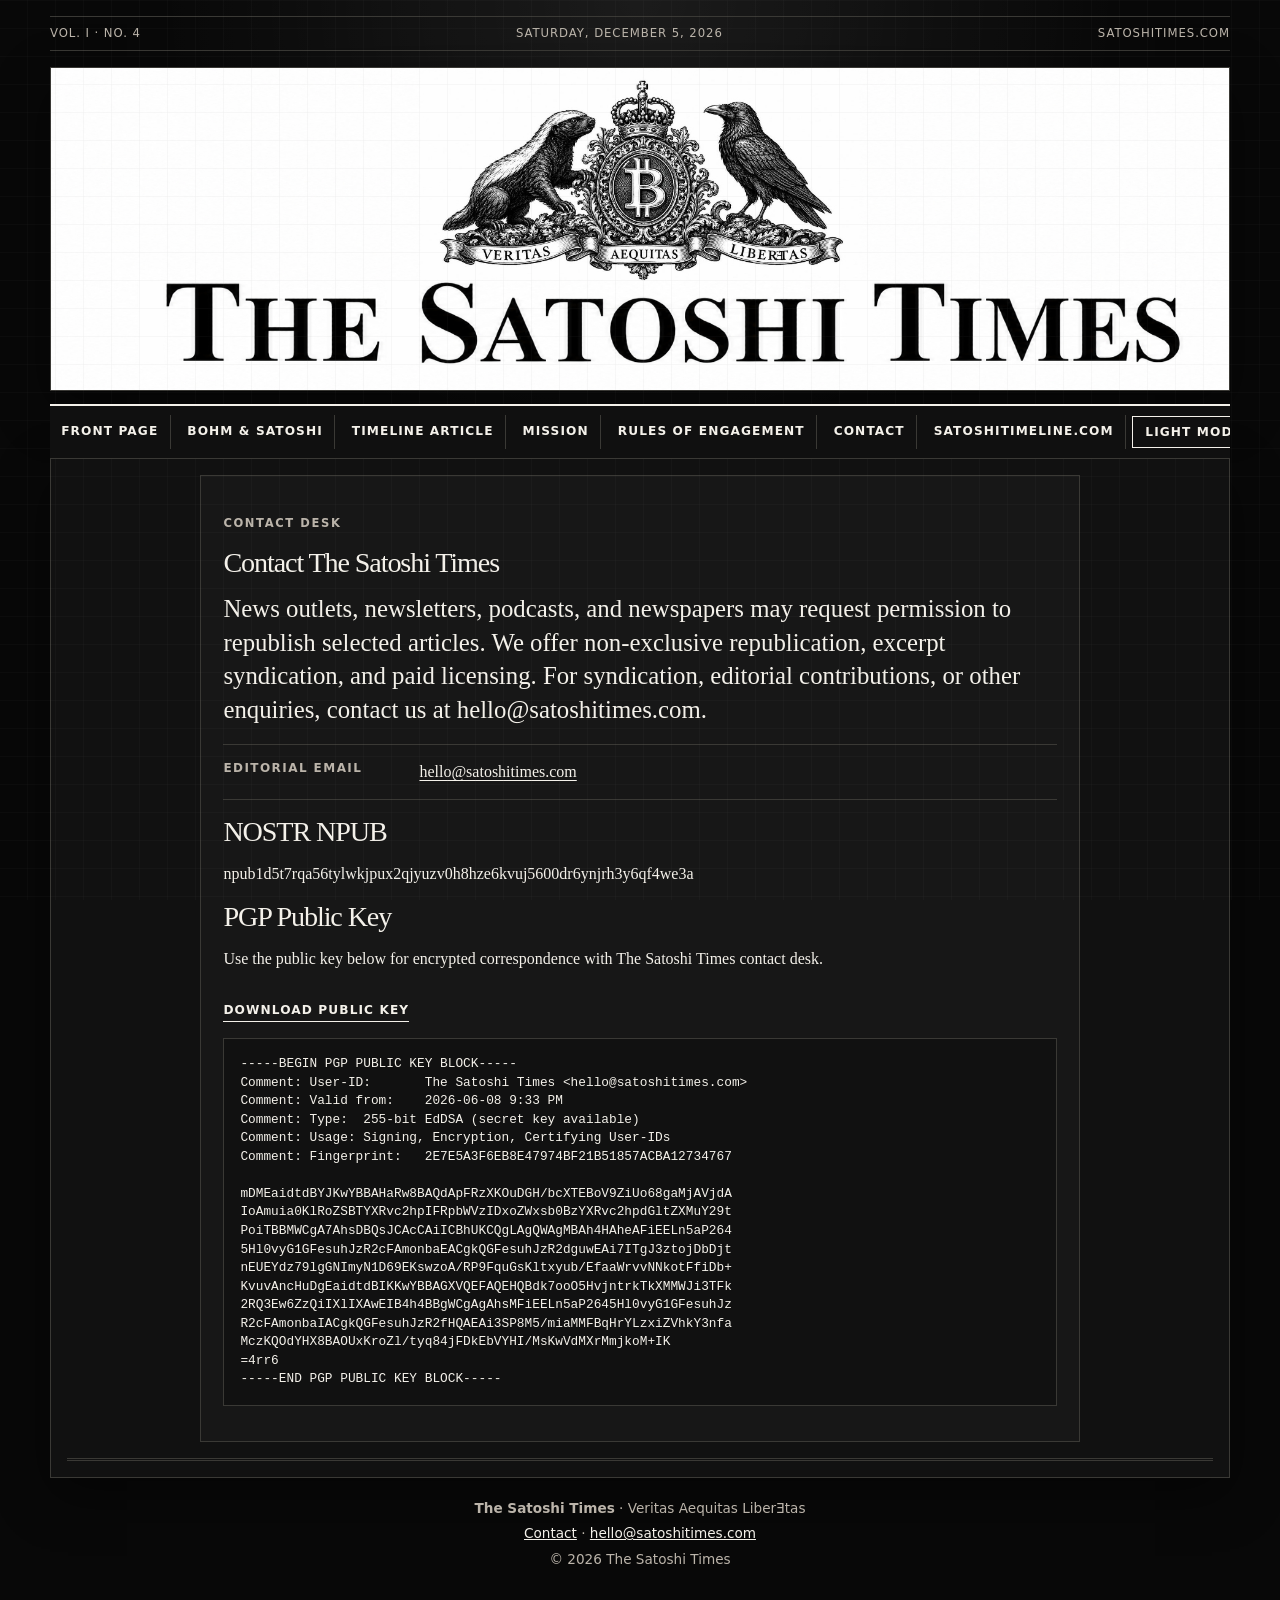
<file: contact/index.html>
<!doctype html>
<html lang="en" data-theme="dark">
<head>
  <meta charset="utf-8" />
  <meta name="viewport" content="width=device-width, initial-scale=1" />
  <title>Contact — The Satoshi Times</title>
  <meta name="description" content="Contact The Satoshi Times contact desk and download the PGP public key." />
  <link rel="stylesheet" href="../styles.css" />
</head>
<body>
  <a class="skip-link" href="#main">Skip to content</a>

  <header class="site-header">
    <div class="utility-bar" aria-label="Edition details">
      <span>Vol. I · No. 4</span>
      <span id="today">Live Edition</span>
      <span>SatoshiTimes.com</span>
    </div>

    <div class="masthead" aria-label="The Satoshi Times masthead">
      <img src="../assets/satoshi-times-banner.jpg" alt="The Satoshi Times banner with the motto Veritas Aequitas LiberƎtas" />
    </div>

            <nav class="section-nav" aria-label="Newspaper sections">
      <a href="../">Front Page</a>
      <a href="../bohm/">Bohm &amp; Satoshi</a>
      <a href="../timeline/">Timeline Article</a>
      <a href="../mission/">Mission</a>
      <a href="../rules.html">Rules of Engagement</a>
      <a href="../contact/" aria-current="page">Contact</a>
      <a href="https://satoshitimeline.com/" target="_blank" rel="noopener">SatoshiTimeline.com</a>
      <button id="themeToggle" class="theme-toggle" type="button" aria-label="Toggle light and dark mode">Light mode</button>
    </nav>
  </header>
  <main id="main" class="page-shell">
    <section class="headline-grid single-column" aria-label="Contact desk">
      <article class="article-card contact-card prose">
        <p class="kicker">Contact Desk</p>
        <h3>Contact The Satoshi Times</h3>
        <p class="dek">News outlets, newsletters, podcasts, and newspapers may request permission to republish selected articles. We offer non-exclusive republication, excerpt syndication, and paid licensing. For syndication, editorial contributions, or other enquiries, contact us at hello@satoshitimes.com.</p>

        <div class="contact-row">
          <span>Editorial Email</span>
          <span><a href="mailto:hello@satoshitimes.com">hello@satoshitimes.com</a></span>
        </div>

         <h3>NOSTR NPUB</h3>
        <p>npub1d5t7rqa56tylwkjpux2qjyuzv0h8hze6kvuj5600dr6ynjrh3y6qf4we3a</p>
        
        <h3>PGP Public Key</h3>
        <p>Use the public key below for encrypted correspondence with The Satoshi Times contact desk.</p>
        <p><a class="button-link" href="../assets/satoshi-times-public-key.asc" download>Download public key</a></p>
        <pre class="key-block"><code>-----BEGIN PGP PUBLIC KEY BLOCK-----
Comment: User-ID:	The Satoshi Times &lt;hello@satoshitimes.com&gt;
Comment: Valid from:	2026-06-08 9:33 PM
Comment: Type:	255-bit EdDSA (secret key available)
Comment: Usage:	Signing, Encryption, Certifying User-IDs
Comment: Fingerprint:	2E7E5A3F6EB8E47974BF21B51857ACBA12734767

mDMEaidtdBYJKwYBBAHaRw8BAQdApFRzXKOuDGH/bcXTEBoV9ZiUo68gaMjAVjdA
IoAmuia0KlRoZSBTYXRvc2hpIFRpbWVzIDxoZWxsb0BzYXRvc2hpdGltZXMuY29t
PoiTBBMWCgA7AhsDBQsJCAcCAiICBhUKCQgLAgQWAgMBAh4HAheAFiEELn5aP264
5Hl0vyG1GFesuhJzR2cFAmonbaEACgkQGFesuhJzR2dguwEAi7ITgJ3ztojDbDjt
nEUEYdz79lgGNImyN1D69EKswzoA/RP9FquGsKltxyub/EfaaWrvvNNkotFfiDb+
KvuvAncHuDgEaidtdBIKKwYBBAGXVQEFAQEHQBdk7ooO5HvjntrkTkXMMWJi3TFk
2RQ3Ew6ZzQiIXlIXAwEIB4h4BBgWCgAgAhsMFiEELn5aP2645Hl0vyG1GFesuhJz
R2cFAmonbaIACgkQGFesuhJzR2fHQAEAi3SP8M5/miaMMFBqHrYLzxiZVhkY3nfa
MczKQOdYHX8BAOUxKroZl/tyq84jFDkEbVYHI/MsKwVdMXrMmjkoM+IK
=4rr6
-----END PGP PUBLIC KEY BLOCK-----</code></pre>
      </article>
    </section>
  </main>

      <footer class="site-footer">
    <p><strong>The Satoshi Times</strong> · Veritas Aequitas LiberƎtas</p>
    <p><a href="../contact/">Contact</a> · <a href="mailto:hello@satoshitimes.com">hello@satoshitimes.com</a></p>
    <p>© 2026 The Satoshi Times</p>
  </footer>

  <script src="../script.js"></script>
</body>
</html>
</file>
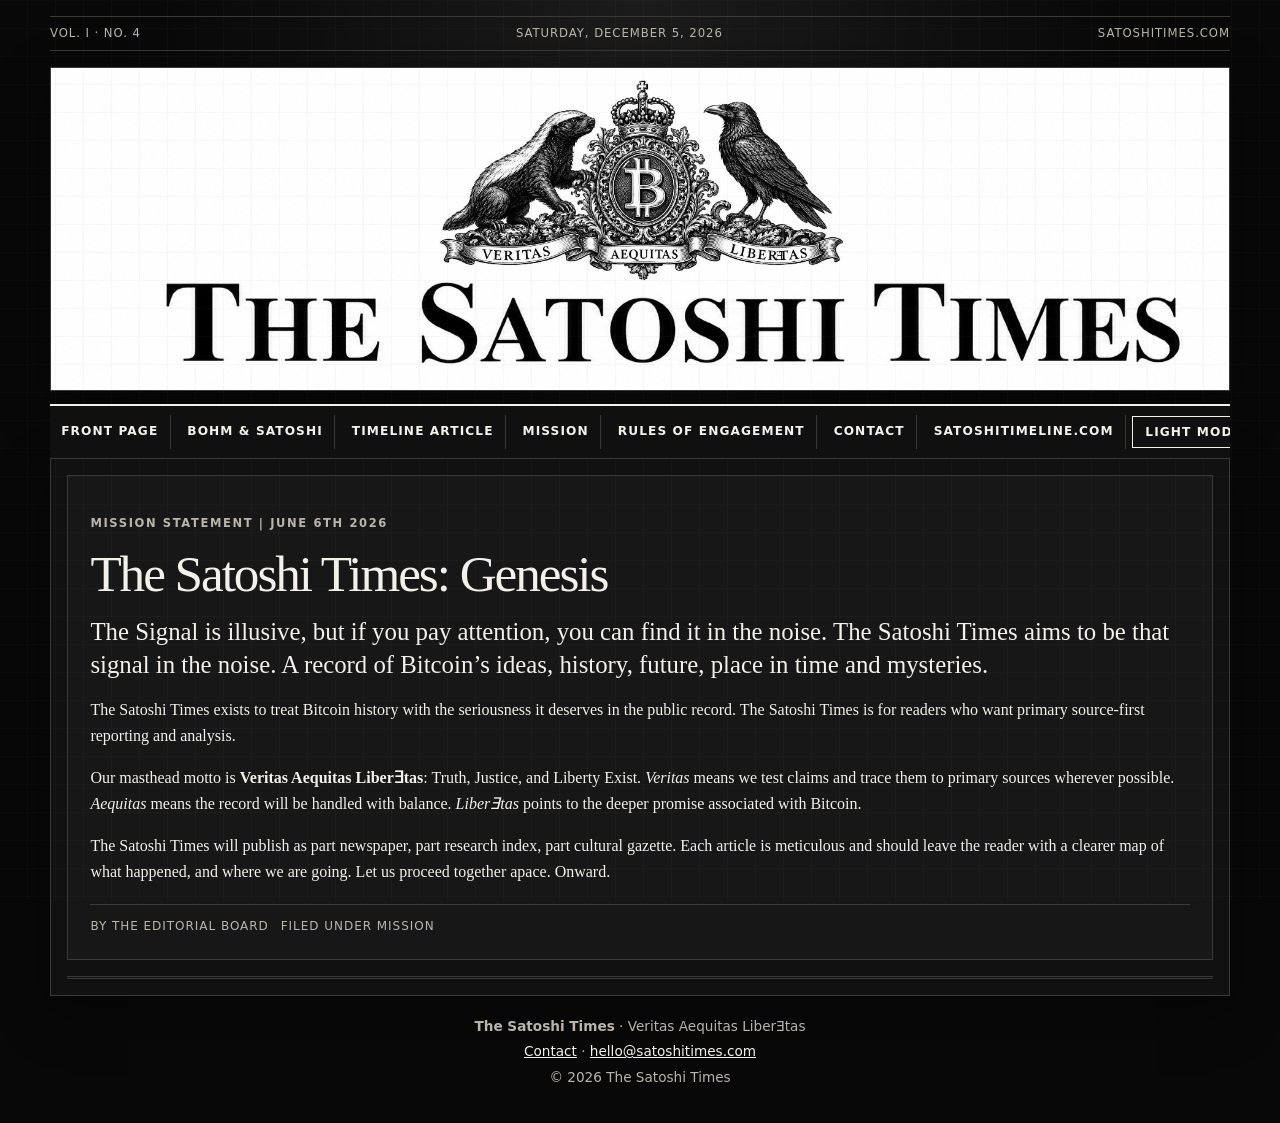
<file: mission/index.html>
<!doctype html>
<html lang="en" data-theme="dark">
<head>
  <meta charset="utf-8" />
  <meta name="viewport" content="width=device-width, initial-scale=1" />
  <title>Mission — The Satoshi Times</title>
  <meta name="description" content="The archived Genesis mission statement for The Satoshi Times." />
  <link rel="stylesheet" href="../styles.css" />
</head>
<body>
  <a class="skip-link" href="#main">Skip to content</a>

  <header class="site-header">
    <div class="utility-bar" aria-label="Edition details">
      <span>Vol. I · No. 4</span>
      <span id="today">Live Edition</span>
      <span>SatoshiTimes.com</span>
    </div>

    <div class="masthead" aria-label="The Satoshi Times masthead">
      <img src="../assets/satoshi-times-banner.jpg" alt="The Satoshi Times banner with the motto Veritas Aequitas LiberƎtas" />
    </div>

            <nav class="section-nav" aria-label="Newspaper sections">
      <a href="../">Front Page</a>
      <a href="../bohm/">Bohm &amp; Satoshi</a>
      <a href="../timeline/">Timeline Article</a>
      <a href="../mission/" aria-current="page">Mission</a>
      <a href="../rules.html">Rules of Engagement</a>
      <a href="../contact/">Contact</a>
      <a href="https://satoshitimeline.com/" target="_blank" rel="noopener">SatoshiTimeline.com</a>
      <button id="themeToggle" class="theme-toggle" type="button" aria-label="Toggle light and dark mode">Light mode</button>
    </nav>
  </header>
  <main id="main" class="page-shell">
    <section class="headline-grid single-column" aria-label="Mission article">
      <article id="mission" class="lead-story article-card prose">
        <p class="kicker">Mission Statement | June 6th 2026</p>
        <h2>The Satoshi Times: Genesis</h2>
        <p class="dek">The Signal is illusive, but if you pay attention, you can find it in the noise. The Satoshi Times aims to be that signal in the noise. A record of Bitcoin’s ideas, history, future, place in time and mysteries.</p>
        <p>The Satoshi Times exists to treat Bitcoin history with the seriousness it deserves in the public record. The Satoshi Times is for readers who want primary source-first reporting and analysis.</p>
        <p>Our masthead motto is <strong>Veritas Aequitas LiberƎtas</strong>: Truth, Justice, and Liberty Exist. <em>Veritas</em> means we test claims and trace them to primary sources wherever possible. <em>Aequitas</em> means the record will be handled with balance. <em>LiberƎtas</em> points to the deeper promise associated with Bitcoin.</p>
        <p>The Satoshi Times will publish as part newspaper, part research index, part cultural gazette. Each article is meticulous and should leave the reader with a clearer map of what happened, and where we are going. Let us proceed together apace. Onward.</p>
        <div class="article-meta">
          <span>By The Editorial Board</span>
          <span>Filed under Mission</span>
        </div>
      </article>
    </section>
  </main>

      <footer class="site-footer">
    <p><strong>The Satoshi Times</strong> · Veritas Aequitas LiberƎtas</p>
    <p><a href="../contact/">Contact</a> · <a href="mailto:hello@satoshitimes.com">hello@satoshitimes.com</a></p>
    <p>© 2026 The Satoshi Times</p>
  </footer>

  <script src="../script.js"></script>
</body>
</html>
</file>
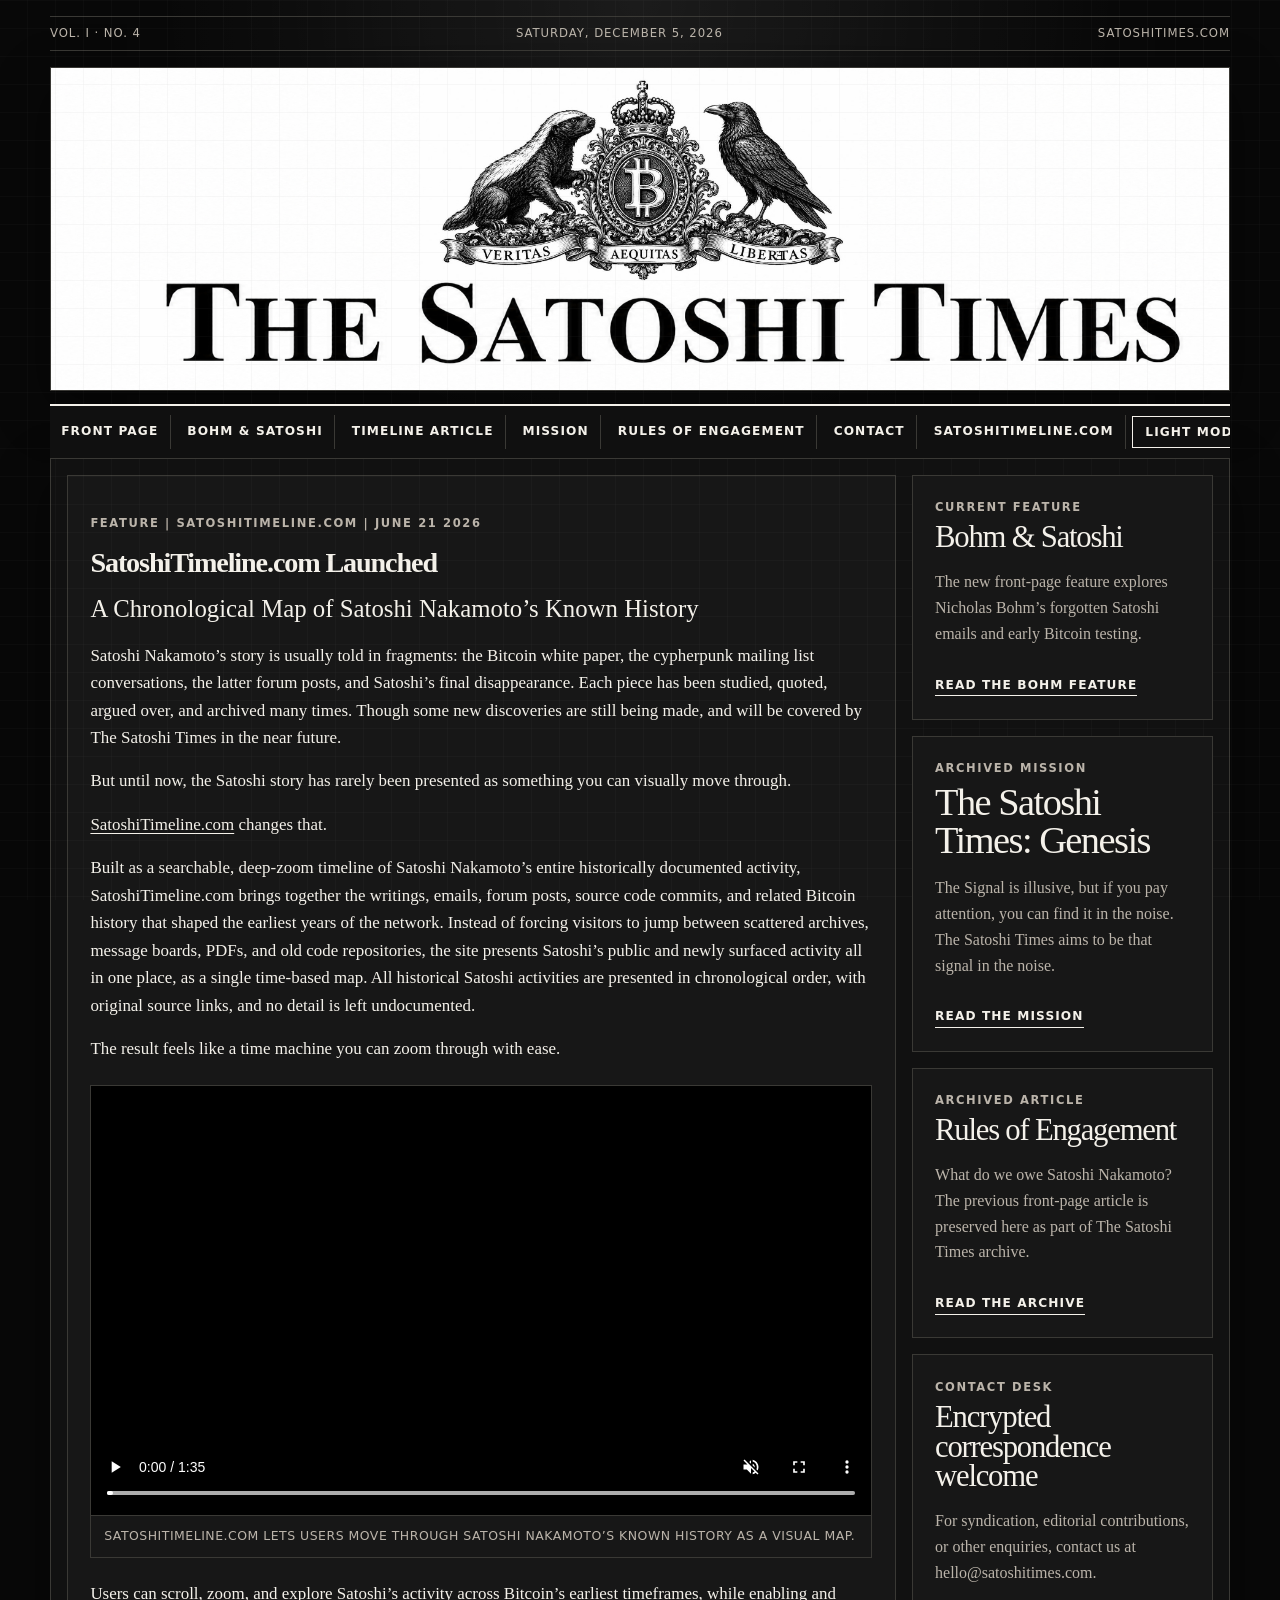
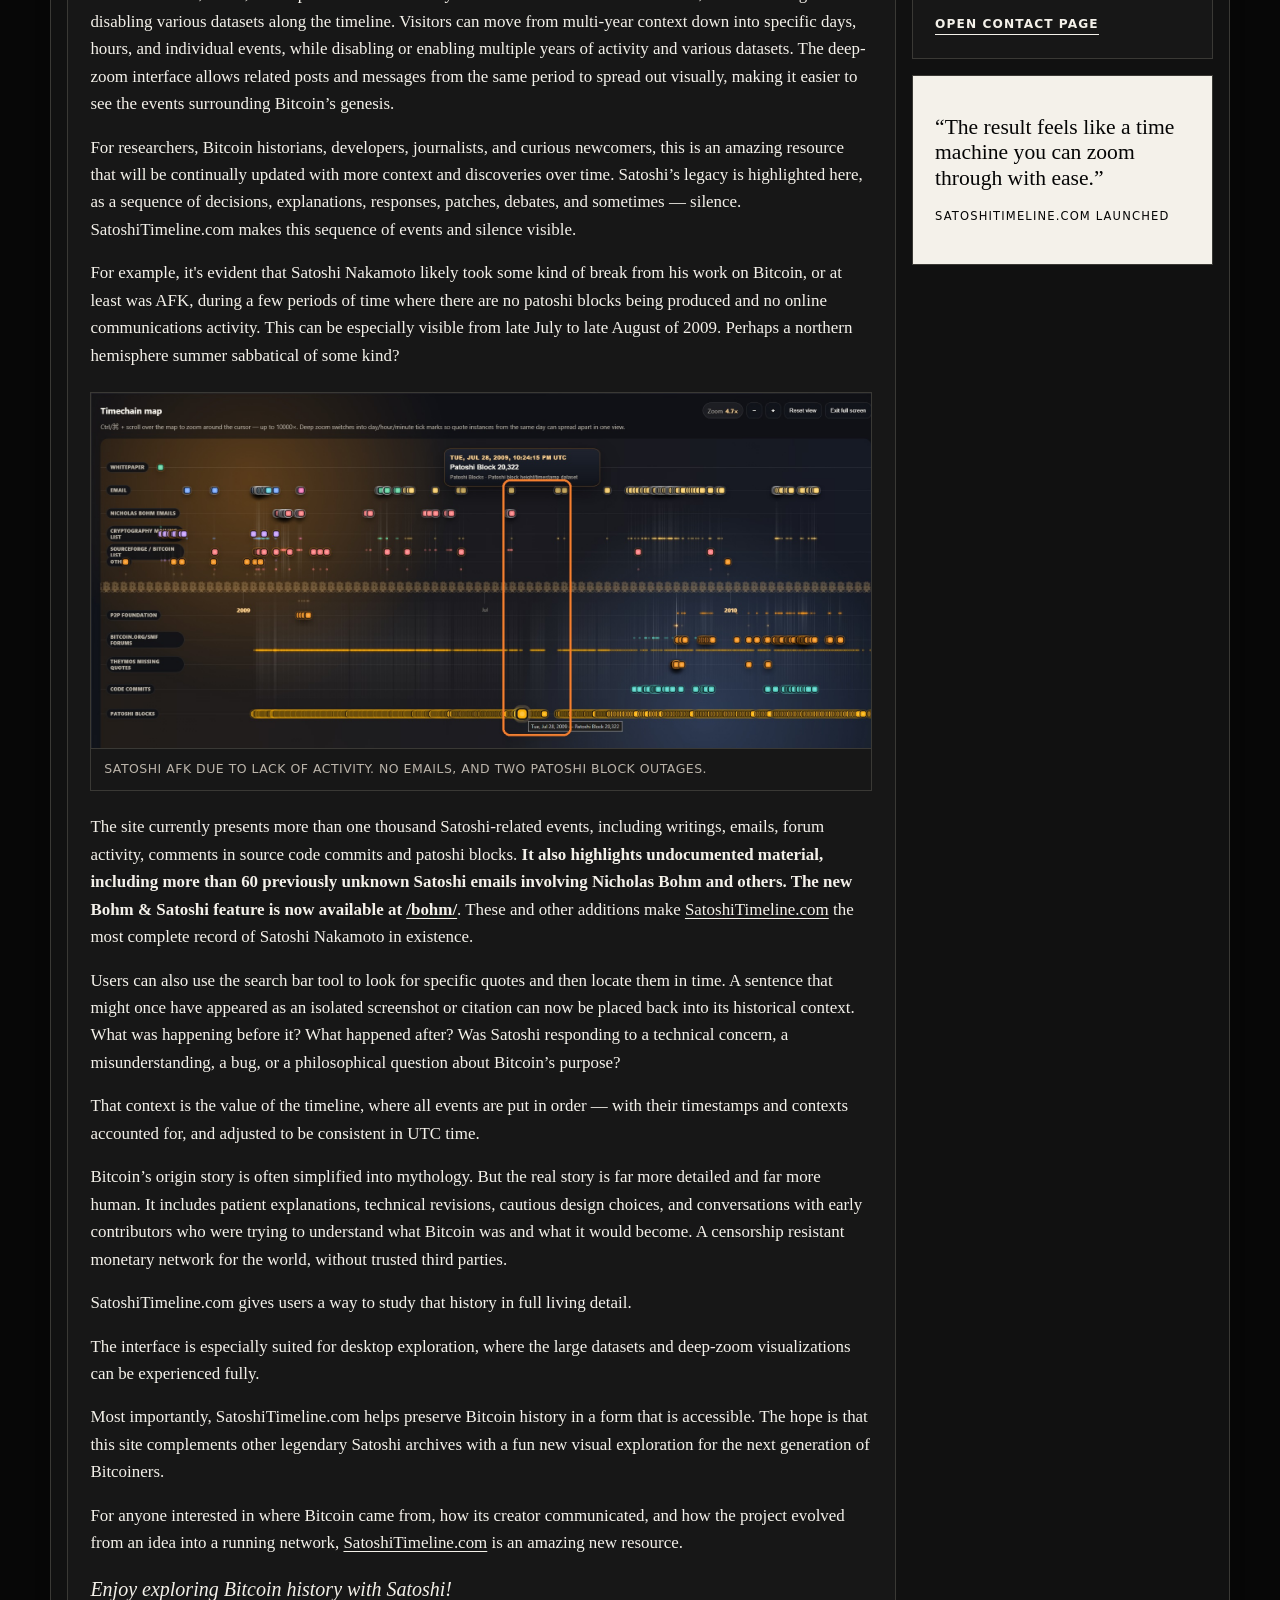
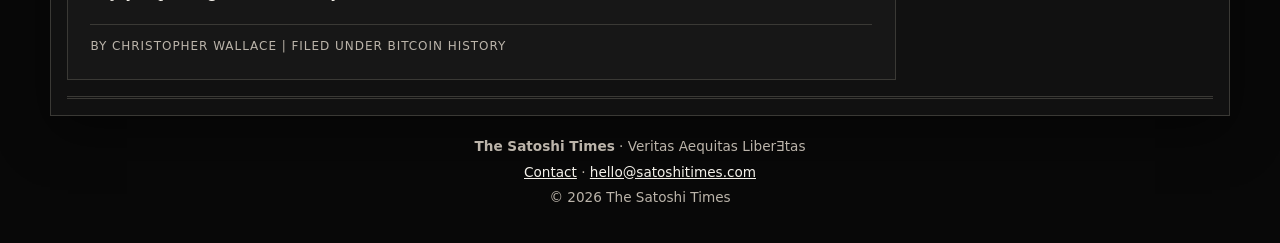
<file: timeline/index.html>
<!doctype html>
<html lang="en" data-theme="dark">
<head>
  <meta charset="utf-8" />
  <meta name="viewport" content="width=device-width, initial-scale=1" />
  <title>SatoshiTimeline.com Launched — The Satoshi Times</title>
  <meta name="description" content="The Satoshi Times introduces SatoshiTimeline.com, a searchable, deep-zoom chronological map of Satoshi Nakamoto’s historically documented activity." />
  <link rel="stylesheet" href="../styles.css" />
</head>
<body>
  <a class="skip-link" href="#main">Skip to content</a>

  <header class="site-header">
    <div class="utility-bar" aria-label="Edition details">
      <span>Vol. I · No. 4</span>
      <span id="today">Live Edition</span>
      <span>SatoshiTimes.com</span>
    </div>

    <div class="masthead" aria-label="The Satoshi Times masthead">
      <img src="../assets/satoshi-times-banner.jpg" alt="The Satoshi Times banner with the motto Veritas Aequitas LiberƎtas" />
    </div>

            <nav class="section-nav" aria-label="Newspaper sections">
      <a href="../">Front Page</a>
      <a href="../bohm/">Bohm &amp; Satoshi</a>
      <a href="../timeline/" aria-current="page">Timeline Article</a>
      <a href="../mission/">Mission</a>
      <a href="../rules.html">Rules of Engagement</a>
      <a href="../contact/">Contact</a>
      <a href="https://satoshitimeline.com/" target="_blank" rel="noopener">SatoshiTimeline.com</a>
      <button id="themeToggle" class="theme-toggle" type="button" aria-label="Toggle light and dark mode">Light mode</button>
    </nav>
  </header>

  <main id="main" class="page-shell">
    <section class="headline-grid front-page-grid" aria-label="Lead story">
      <article id="lead" class="lead-story article-card prose longform-article">
        <p class="kicker">Feature | SatoshiTimeline.com | June 21 2026</p>
        <h3><b>SatoshiTimeline.com Launched</b></h3>
        <p class="dek">A Chronological Map of Satoshi Nakamoto’s Known History</p>
        <p>Satoshi Nakamoto’s story is usually told in fragments: the Bitcoin white paper, the cypherpunk mailing list conversations, the latter forum posts, and Satoshi’s final disappearance. Each piece has been studied, quoted, argued over, and archived many times. Though some new discoveries are still being made, and will be covered by The Satoshi Times in the near future.</p>
        <p>But until now, the Satoshi story has rarely been presented as something you can visually move through.</p>
        <p><a href="https://satoshitimeline.com/" target="_blank" rel="noopener">SatoshiTimeline.com</a> changes that.</p>
        <p>Built as a searchable, deep-zoom timeline of Satoshi Nakamoto’s entire historically documented activity, SatoshiTimeline.com brings together the writings, emails, forum posts, source code commits, and related Bitcoin history that shaped the earliest years of the network. Instead of forcing visitors to jump between scattered archives, message boards, PDFs, and old code repositories, the site presents Satoshi’s public and newly surfaced activity all in one place, as a single time-based map. All historical Satoshi activities are presented in chronological order, with original source links, and no detail is left undocumented.</p>
        <p>The result feels like a time machine you can zoom through with ease.</p>

        <figure class="article-figure timeline-demo">
          <video class="article-video" autoplay muted loop playsinline controls preload="metadata" aria-label="Animated preview of the SatoshiTimeline.com deep-zoom timeline interface">
            <source src="../assets/timeline.webm" type="video/webm" />
            Your browser does not support embedded WebM video. You can still visit SatoshiTimeline.com using the link above.
          </video>
          <figcaption>SatoshiTimeline.com lets users move through Satoshi Nakamoto’s known history as a visual map.</figcaption>
        </figure>

        <p>Users can scroll, zoom, and explore Satoshi’s activity across Bitcoin’s earliest timeframes, while enabling and disabling various datasets along the timeline. Visitors can move from multi-year context down into specific days, hours, and individual events, while disabling or enabling multiple years of activity and various datasets. The deep-zoom interface allows related posts and messages from the same period to spread out visually, making it easier to see the events surrounding Bitcoin’s genesis.</p>
        <p>For researchers, Bitcoin historians, developers, journalists, and curious newcomers, this is an amazing resource that will be continually updated with more context and discoveries over time. Satoshi’s legacy is highlighted here, as a sequence of decisions, explanations, responses, patches, debates, and sometimes — silence. SatoshiTimeline.com makes this sequence of events and silence visible.</p>
        <p>For example, it's evident that Satoshi Nakamoto likely took some kind of break from his work on Bitcoin, or at least was AFK, during a few periods of time where there are no patoshi blocks being produced and no online communications activity. This can be especially visible from late July to late August of 2009. Perhaps a northern hemisphere summer sabbatical of some kind?</p>

        <figure class="article-figure">
          <img src="../assets/satoshivacation.jpg" alt="Satoshi AFK timeline visualization" />
          <figcaption>Satoshi AFK due to lack of activity. No emails, and two patoshi block outages.</figcaption>
        </figure>

        <p>The site currently presents more than one thousand Satoshi-related events, including writings, emails, forum activity, comments in source code commits and patoshi blocks. <b>It also highlights undocumented material, including more than 60 previously unknown Satoshi emails involving Nicholas Bohm and others. The new Bohm &amp; Satoshi feature is now available at <a href="../bohm/">/bohm/</a></b>. These and other additions make <a href="https://satoshitimeline.com/" target="_blank" rel="noopener">SatoshiTimeline.com</a> the most complete record of Satoshi Nakamoto in existence.</p>
        <p>Users can also use the search bar tool to look for specific quotes and then locate them in time. A sentence that might once have appeared as an isolated screenshot or citation can now be placed back into its historical context. What was happening before it? What happened after? Was Satoshi responding to a technical concern, a misunderstanding, a bug, or a philosophical question about Bitcoin’s purpose?</p>
        <p>That context is the value of the timeline, where all events are put in order — with their timestamps and contexts accounted for, and adjusted to be consistent in UTC time.</p>
        <p>Bitcoin’s origin story is often simplified into mythology. But the real story is far more detailed and far more human. It includes patient explanations, technical revisions, cautious design choices, and conversations with early contributors who were trying to understand what Bitcoin was and what it would become. A censorship resistant monetary network for the world, without trusted third parties.</p>
        <p>SatoshiTimeline.com gives users a way to study that history in full living detail.</p>
        <p>The interface is especially suited for desktop exploration, where the large datasets and deep-zoom visualizations can be experienced fully.</p>
        <p>Most importantly, SatoshiTimeline.com helps preserve Bitcoin history in a form that is accessible. The hope is that this site complements other legendary Satoshi archives with a fun new visual exploration for the next generation of Bitcoiners.</p>
        <p>For anyone interested in where Bitcoin came from, how its creator communicated, and how the project evolved from an idea into a running network, <a href="https://satoshitimeline.com/" target="_blank" rel="noopener">SatoshiTimeline.com</a> is an amazing new resource.</p>
        <p class="closing-line">Enjoy exploring Bitcoin history with Satoshi!</p>
        <div class="article-meta">
          <span>By Christopher Wallace | Filed under Bitcoin History</span>
        </div>
      </article>

      <aside class="front-column sidebar-stack" aria-label="Front page sidebar">
        <article class="article-card compact">
          <p class="kicker">Current Feature</p>
          <h3>Bohm &amp; Satoshi</h3>
          <p>The new front-page feature explores Nicholas Bohm’s forgotten Satoshi emails and early Bitcoin testing.</p>
          <a class="read-link" href="../bohm/">Read the Bohm feature</a>
        </article>

        <article class="article-card compact mission-card">
          <p class="kicker">Archived Mission</p>
          <h2>The Satoshi Times: Genesis</h2>
          <p>The Signal is illusive, but if you pay attention, you can find it in the noise. The Satoshi Times aims to be that signal in the noise.</p>
          <a class="read-link" href="../mission/">Read the mission</a>
        </article>

        <article class="article-card compact">
          <p class="kicker">Archived Article</p>
          <h3>Rules of Engagement</h3>
          <p>What do we owe Satoshi Nakamoto? The previous front-page article is preserved here as part of The Satoshi Times archive.</p>
          <a class="read-link" href="../rules.html">Read the archive</a>
        </article>

        <article class="article-card compact">
          <p class="kicker">Contact Desk</p>
          <h3>Encrypted correspondence welcome</h3>
          <p>For syndication, editorial contributions, or other enquiries, contact us at hello@satoshitimes.com.</p>
          <a class="read-link" href="../contact/">Open contact page</a>
        </article>

        <div class="quote-card">
          <p>“The result feels like a time machine you can zoom through with ease.”</p>
          <span>SatoshiTimeline.com Launched</span>
        </div>
      </aside>
    </section>
  </main>

      <footer class="site-footer">
    <p><strong>The Satoshi Times</strong> · Veritas Aequitas LiberƎtas</p>
    <p><a href="../contact/">Contact</a> · <a href="mailto:hello@satoshitimes.com">hello@satoshitimes.com</a></p>
    <p>© 2026 The Satoshi Times</p>
  </footer>

  <script src="../script.js"></script>

  <script data-goatcounter="https://stimes.goatcounter.com/count"
        async src="//gc.zgo.at/count.js"></script>
</body>
</html>
</file>
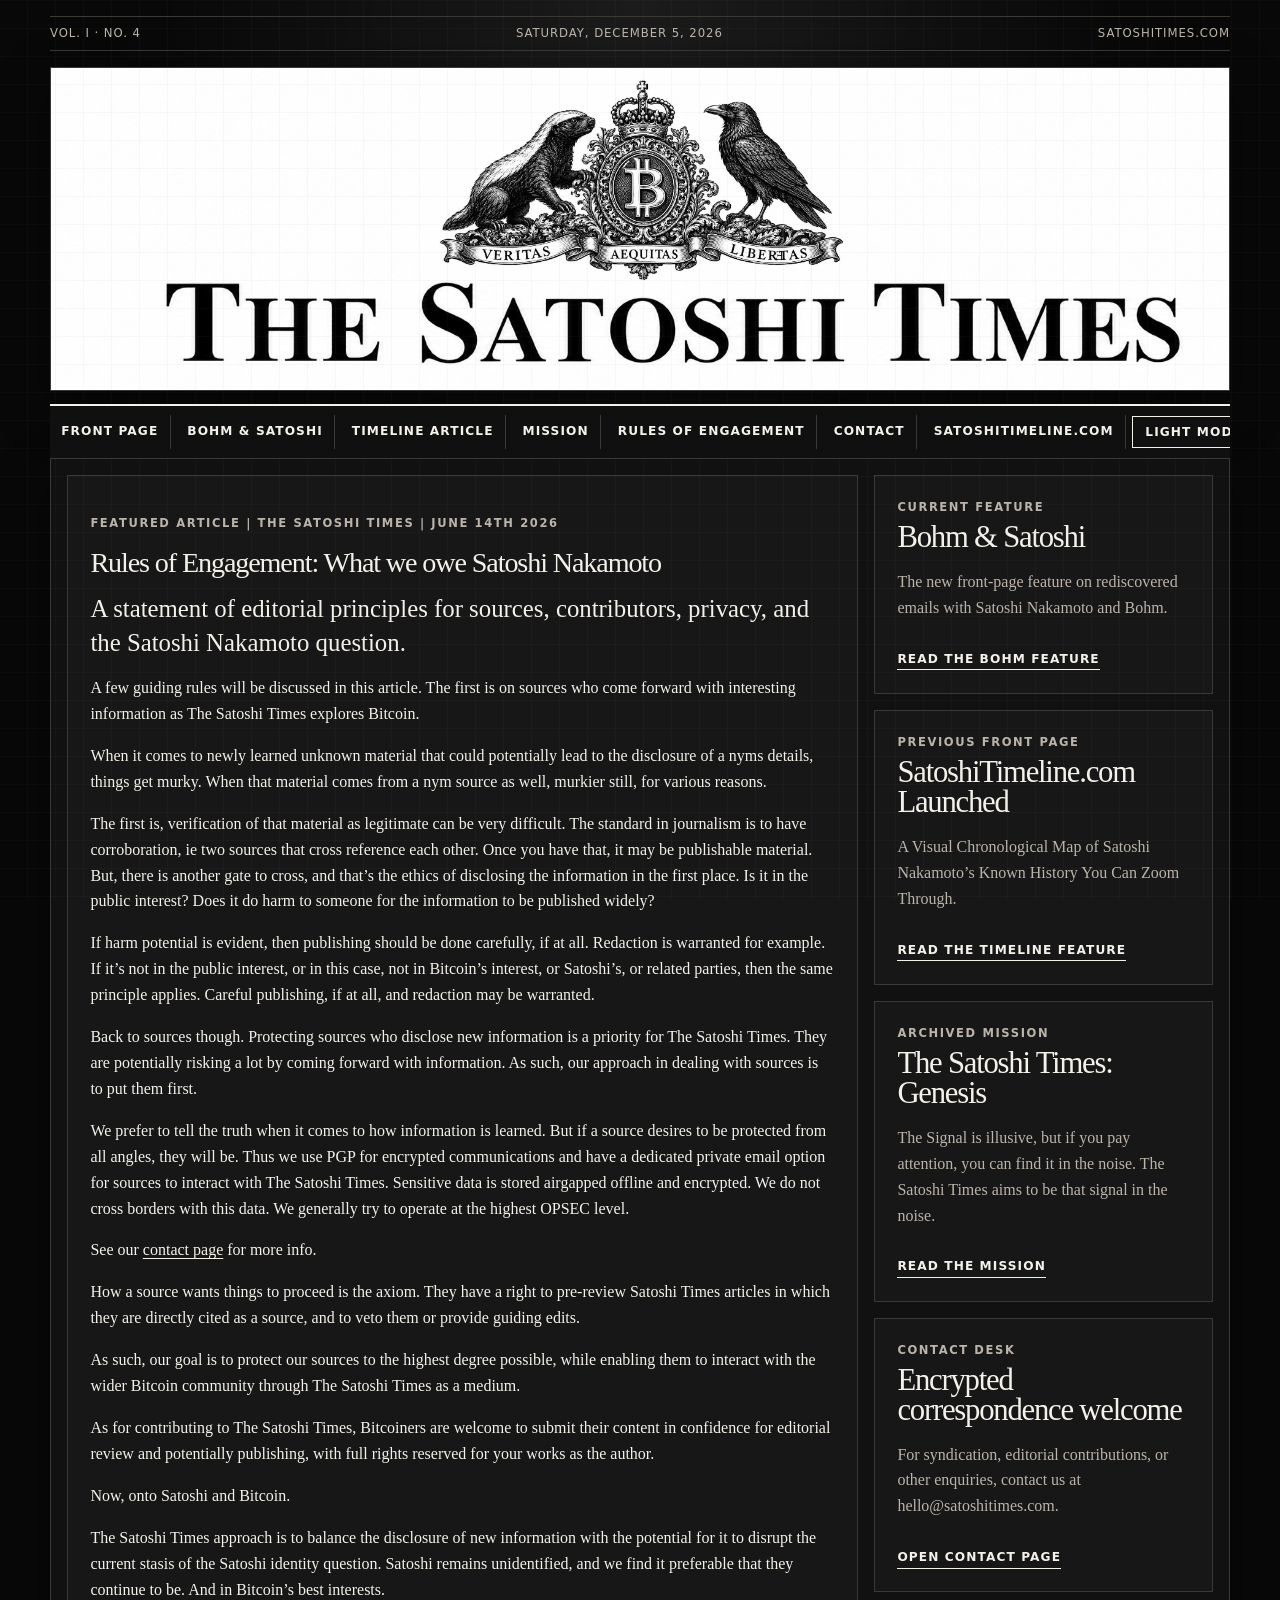
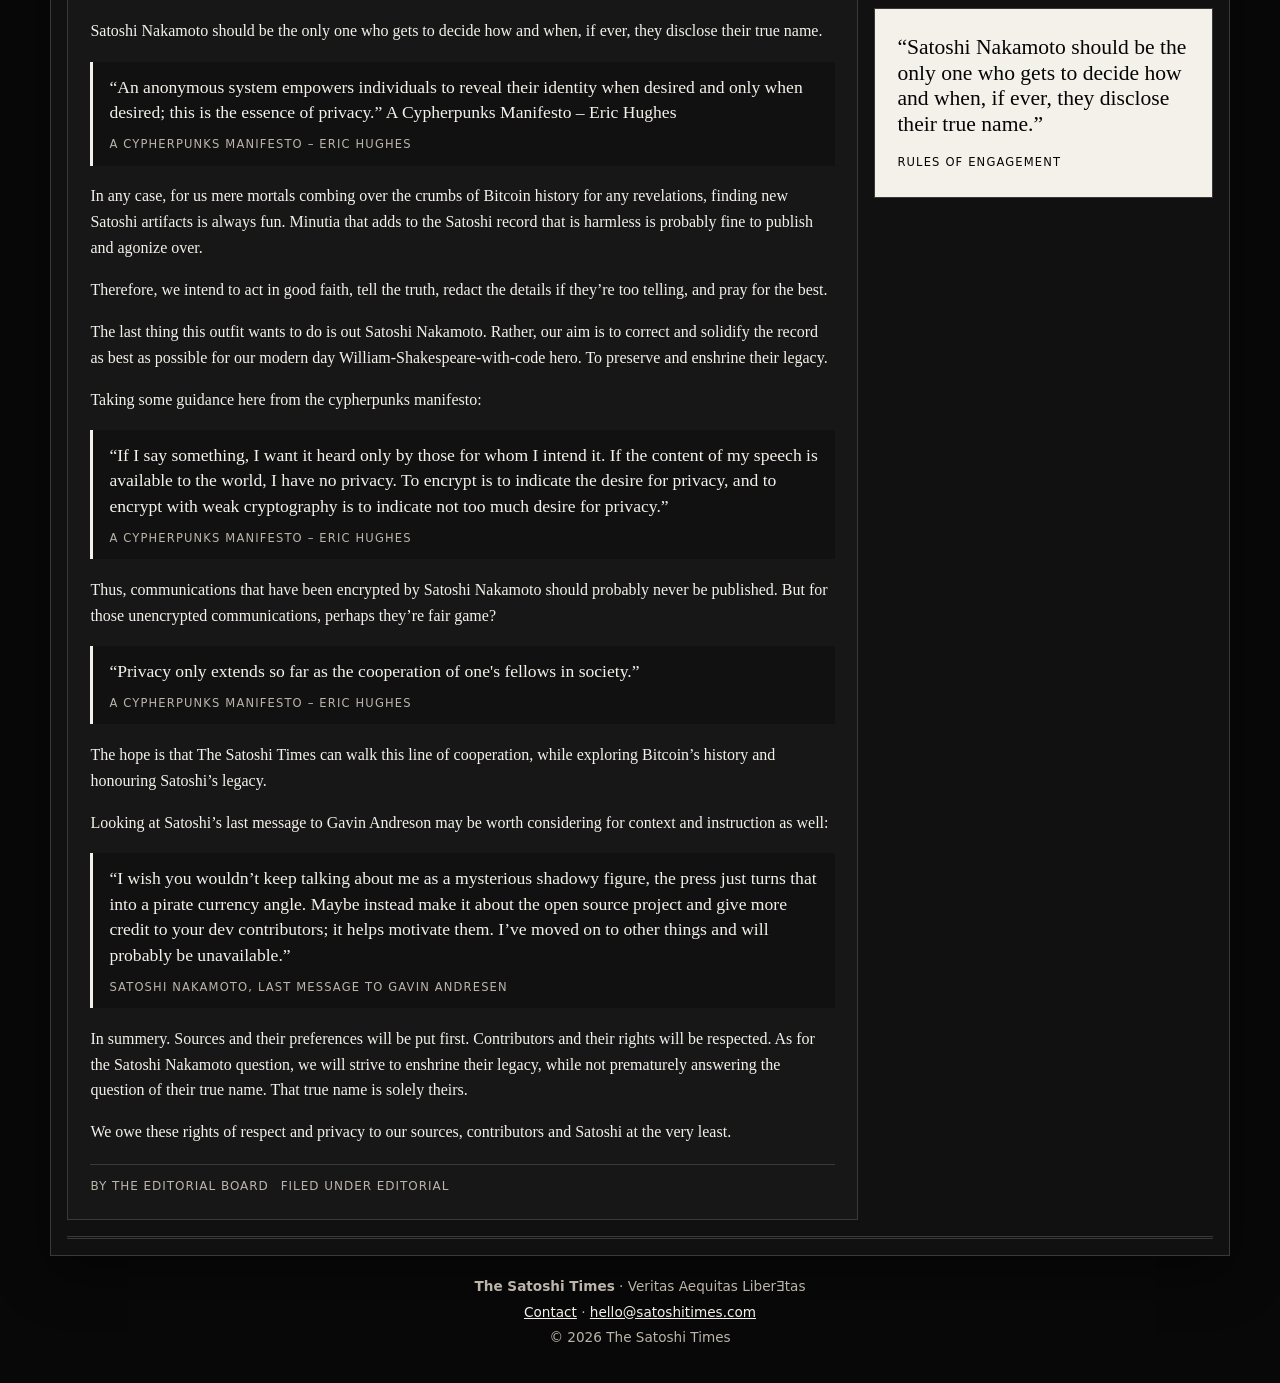
<file: rules.html>
<!doctype html>
<html lang="en" data-theme="dark">
<head>
  <meta charset="utf-8" />
  <meta name="viewport" content="width=device-width, initial-scale=1" />
  <title>Rules of Engagement — The Satoshi Times</title>
  <meta name="description" content="The Satoshi Times rules page featuring Rules of Engagement: What do we owe Satoshi Nakamoto?" />
  <link rel="stylesheet" href="styles.css" />
</head>
<body>
  <a class="skip-link" href="#main">Skip to content</a>

  <header class="site-header">
    <div class="utility-bar" aria-label="Edition details">
      <span>Vol. I · No. 4</span>
      <span id="today">Archive Edition</span>
      <span>SatoshiTimes.com</span>
    </div>

    <div class="masthead" aria-label="The Satoshi Times masthead">
      <img src="assets/satoshi-times-banner.jpg" alt="The Satoshi Times banner with the motto Veritas Aequitas LiberƎtas" />
    </div>

            <nav class="section-nav" aria-label="Newspaper sections">
      <a href="./">Front Page</a>
      <a href="bohm/">Bohm &amp; Satoshi</a>
      <a href="timeline/">Timeline Article</a>
      <a href="mission/">Mission</a>
      <a href="rules.html" aria-current="page">Rules of Engagement</a>
      <a href="contact/">Contact</a>
      <a href="https://satoshitimeline.com/" target="_blank" rel="noopener">SatoshiTimeline.com</a>
      <button id="themeToggle" class="theme-toggle" type="button" aria-label="Toggle light and dark mode">Light mode</button>
    </nav>
  </header>
  <main id="main" class="page-shell">
    <section class="headline-grid" aria-label="Lead story">
      <article class="lead-story article-card prose">

        <p class="kicker">Featured Article | The Satoshi Times | June 14th 2026</p>
        <h3>Rules of Engagement: What we owe Satoshi Nakamoto</h3>
        <p class="dek">A statement of editorial principles for sources, contributors, privacy, and the Satoshi Nakamoto question.</p>
        <p>A few guiding rules will be discussed in this article. The first is on sources who come forward with interesting information as The Satoshi Times explores Bitcoin.</p>
        <p>When it comes to newly learned unknown material that could potentially lead to the disclosure of a nyms details, things get murky. When that material comes from a nym source as well, murkier still, for various reasons.</p>
        <p>The first is, verification of that material as legitimate can be very difficult. The standard in journalism is to have corroboration, ie two sources that cross reference each other. Once you have that, it may be publishable material. But, there is another gate to cross, and that’s the ethics of disclosing the information in the first place. Is it in the public interest? Does it do harm to someone for the information to be published widely?</p>
        <p>If harm potential is evident, then publishing should be done carefully, if at all. Redaction is warranted for example. If it’s not in the public interest, or in this case, not in Bitcoin’s interest, or Satoshi’s, or related parties, then the same principle applies. Careful publishing, if at all, and redaction may be warranted.</p>
        <p>Back to sources though. Protecting sources who disclose new information is a priority for The Satoshi Times. They are potentially risking a lot by coming forward with information. As such, our approach in dealing with sources is to put them first.</p>
        <p>We prefer to tell the truth when it comes to how information is learned. But if a source desires to be protected from all angles, they will be. Thus we use PGP for encrypted communications and have a dedicated private email option for sources to interact with The Satoshi Times. Sensitive data is stored airgapped offline and encrypted. We do not cross borders with this data. We generally try to operate at the highest OPSEC level.</p>
        <p>See our <a href="contact/">contact page</a> for more info.</p>
        <p>How a source wants things to proceed is the axiom. They have a right to pre-review Satoshi Times articles in which they are directly cited as a source, and to veto them or provide guiding edits.</p>
        <p>As such, our goal is to protect our sources to the highest degree possible, while enabling them to interact with the wider Bitcoin community through The Satoshi Times as a medium.</p>
        <p>As for contributing to The Satoshi Times, Bitcoiners are welcome to submit their content in confidence for editorial review and potentially publishing, with full rights reserved for your works as the author.</p>
        <p>Now, onto Satoshi and Bitcoin.</p>
        <p>The Satoshi Times approach is to balance the disclosure of new information with the potential for it to disrupt the current stasis of the Satoshi identity question. Satoshi remains unidentified, and we find it preferable that they continue to be. And in Bitcoin’s best interests.</p>
        <p>Satoshi Nakamoto should be the only one who gets to decide how and when, if ever, they disclose their true name.</p>
        <blockquote>“An anonymous system empowers individuals to reveal their identity when desired and only when desired; this is the essence of privacy.” A Cypherpunks Manifesto – Eric Hughes<cite>A Cypherpunks Manifesto – Eric Hughes</cite></blockquote>
        <p>In any case, for us mere mortals combing over the crumbs of Bitcoin history for any revelations, finding new Satoshi artifacts is always fun. Minutia that adds to the Satoshi record that is harmless is probably fine to publish and agonize over.</p>
        <p>Therefore, we intend to act in good faith, tell the truth, redact the details if they’re too telling, and pray for the best.</p>
        <p>The last thing this outfit wants to do is out Satoshi Nakamoto. Rather, our aim is to correct and solidify the record as best as possible for our modern day William-Shakespeare-with-code hero. To preserve and enshrine their legacy.</p>
        <p>Taking some guidance here from the cypherpunks manifesto:</p>
        <blockquote>“If I say something, I want it heard only by those for whom I intend it. If the content of my speech is available to the world, I have no privacy. To encrypt is to indicate the desire for privacy, and to encrypt with weak cryptography is to indicate not too much desire for privacy.”<cite>A Cypherpunks Manifesto – Eric Hughes</cite></blockquote>
        <p>Thus, communications that have been encrypted by Satoshi Nakamoto should probably never be published. But for those unencrypted communications, perhaps they’re fair game?</p>
        <blockquote>“Privacy only extends so far as the cooperation of one&#x27;s fellows in society.”<cite>A Cypherpunks Manifesto – Eric Hughes</cite></blockquote>
        <p>The hope is that The Satoshi Times can walk this line of cooperation, while exploring Bitcoin’s history and honouring Satoshi’s legacy.</p>
        <p>Looking at Satoshi’s last message to Gavin Andreson may be worth considering for context and instruction as well:</p>
        <blockquote>“I wish you wouldn’t keep talking about me as a mysterious shadowy figure, the press just turns that into a pirate currency angle. Maybe instead make it about the open source project and give more credit to your dev contributors; it helps motivate them. I’ve moved on to other things and will probably be unavailable.”<cite>Satoshi Nakamoto, last message to Gavin Andresen</cite></blockquote>
        <p>In summery. Sources and their preferences will be put first. Contributors and their rights will be respected. As for the Satoshi Nakamoto question, we will strive to enshrine their legacy, while not prematurely answering the question of their true name. That true name is solely theirs.</p>
        <p>We owe these rights of respect and privacy to our sources, contributors and Satoshi at the very least.</p>
        <div class="article-meta">
          <span>By The Editorial Board</span>
          <span>Filed under Editorial</span>
        </div>

      </article>

      <aside class="front-column" aria-label="Front page sidebar">

        <article class="article-card compact">
          <p class="kicker">Current Feature</p>
          <h3>Bohm &amp; Satoshi</h3>
          <p>The new front-page feature on rediscovered emails with Satoshi Nakamoto and Bohm.</p>
          <a class="read-link" href="bohm/">Read the Bohm feature</a>
        </article>

        <article class="article-card compact">
          <p class="kicker">Previous Front Page</p>
          <h3>SatoshiTimeline.com Launched</h3>
          <p>A Visual Chronological Map of Satoshi Nakamoto’s Known History You Can Zoom Through.</p>
          <a class="read-link" href="timeline/">Read the timeline feature</a>
        </article>

        <article class="article-card compact">
          <p class="kicker">Archived Mission</p>
          <h2>The Satoshi Times: Genesis</h2>
          <p>The Signal is illusive, but if you pay attention, you can find it in the noise. The Satoshi Times aims to be that signal in the noise.</p>
          <a class="read-link" href="mission/">Read the mission</a>
        </article>

        <article class="article-card compact">
          <p class="kicker">Contact Desk</p>
          <h3>Encrypted correspondence welcome</h3>
          <p>For syndication, editorial contributions, or other enquiries, contact us at hello@satoshitimes.com.</p>
          <a class="read-link" href="contact/">Open contact page</a>
        </article>

        <div class="quote-card">
          <p>“Satoshi Nakamoto should be the only one who gets to decide how and when, if ever, they disclose their true name.”</p>
          <span>Rules of Engagement</span>
        </div>
      </aside>
    </section>
  </main>

      <footer class="site-footer">
    <p><strong>The Satoshi Times</strong> · Veritas Aequitas LiberƎtas</p>
    <p><a href="contact/">Contact</a> · <a href="mailto:hello@satoshitimes.com">hello@satoshitimes.com</a></p>
    <p>© 2026 The Satoshi Times</p>
  </footer>

  <script src="script.js"></script>
</body>
</html>
</file>
<file: styles.css>
:root {
  color-scheme: dark;
  --bg: #080808;
  --paper: #111111;
  --paper-soft: #171717;
  --ink: #f4f1ea;
  --muted: #bbb4aa;
  --rule: #3a3935;
  --accent: #ffffff;
  --reverse: #050505;
  --shadow: 0 18px 50px rgba(0, 0, 0, 0.45);
  --serif: Georgia, "Times New Roman", Times, serif;
  --sans: Inter, ui-sans-serif, system-ui, -apple-system, BlinkMacSystemFont, "Segoe UI", sans-serif;
}
html[data-theme="light"] {
  color-scheme: light;
  --bg: #f1efe8;
  --paper: #fffdf6;
  --paper-soft: #f7f3e9;
  --ink: #101010;
  --muted: #5e5a52;
  --rule: #c9c1b5;
  --accent: #050505;
  --reverse: #ffffff;
  --shadow: 0 18px 50px rgba(32, 28, 18, 0.15);
}
* { box-sizing: border-box; }
body {
  margin: 0;
  background: radial-gradient(circle at top, rgba(255,255,255,0.08), transparent 30rem), var(--bg);
  color: var(--ink);
  font-family: var(--serif);
  line-height: 1.62;
}
body::before {
  content: "";
  position: fixed;
  inset: 0;
  pointer-events: none;
  opacity: 0.07;
  background-image: linear-gradient(90deg, transparent 97%, var(--ink) 100%), linear-gradient(0deg, transparent 97%, var(--ink) 100%);
  background-size: 28px 28px;
  mix-blend-mode: difference;
}
.skip-link { position: absolute; left: -999px; top: 1rem; z-index: 10; padding: 0.75rem 1rem; background: var(--ink); color: var(--reverse); font-family: var(--sans); }
.skip-link:focus { left: 1rem; }
.site-header, .page-shell, .site-footer { width: min(1180px, calc(100% - 32px)); margin: 0 auto; }
.site-header { padding: 1rem 0 0; }
.utility-bar {
  display: flex; justify-content: space-between; gap: 1rem; border-top: 1px solid var(--rule); border-bottom: 1px solid var(--rule);
  padding: 0.45rem 0; color: var(--muted); font-family: var(--sans); font-size: 0.73rem; letter-spacing: 0.08em; text-transform: uppercase;
}
.masthead { margin: 1rem 0 0.8rem; background: #fff; border: 1px solid var(--rule); box-shadow: var(--shadow); overflow: hidden; }
.masthead img { display: block; width: 100%; height: auto; }
.section-nav {
  position: sticky; top: 0; z-index: 5; display: flex; align-items: center; gap: 0.35rem; border-top: 2px solid var(--ink);
  border-bottom: 1px solid var(--rule); background: color-mix(in srgb, var(--paper) 94%, transparent); backdrop-filter: blur(10px);
  padding: 0.55rem 0; overflow-x: auto;
}
.section-nav a, .theme-toggle, .read-link, .button-link {
  color: var(--ink); font-family: var(--sans); font-size: 0.76rem; font-weight: 700; letter-spacing: 0.09em; text-decoration: none; text-transform: uppercase;
}
.section-nav a { padding: 0.45rem 0.7rem; border-right: 1px solid var(--rule); white-space: nowrap; }
.theme-toggle { margin-left: auto; padding: 0.5rem 0.8rem; border: 1px solid var(--ink); background: transparent; cursor: pointer; white-space: nowrap; color: var(--ink); }
.theme-toggle:hover, .section-nav a:hover, .read-link:hover, .button-link:hover { background: var(--ink); color: var(--reverse); }
.page-shell { background: var(--paper); border-left: 1px solid var(--rule); border-right: 1px solid var(--rule); padding: 1rem; box-shadow: var(--shadow); }
.headline-grid { display: grid; grid-template-columns: minmax(0, 2.1fr) minmax(280px, 0.9fr); gap: 1rem; padding-bottom: 1rem; border-bottom: 3px double var(--rule); }
.article-card, .quote-card { background: var(--paper-soft); border: 1px solid var(--rule); padding: clamp(1rem, 2vw, 1.4rem); }
.lead-story { min-height: 100%; }
.kicker { margin: 0 0 0.4rem; color: var(--muted); font-family: var(--sans); font-size: 0.72rem; font-weight: 800; letter-spacing: 0.14em; text-transform: uppercase; }
h1, h2, h3 { margin: 0; line-height: 0.97; font-weight: 500; letter-spacing: -0.04em; }
h1 { max-width: 900px; font-size: clamp(3rem, 8vw, 6.9rem); }
h2 { font-size: clamp(2rem, 4vw, 3.8rem); }
h3 { font-size: clamp(1.35rem, 2.2vw, 2.1rem); }
.dek { color: var(--ink); font-size: clamp(1.15rem, 2vw, 1.55rem); line-height: 1.35; }
.prose p { margin: 1rem 0; }
.prose a { color: var(--ink); text-decoration-thickness: 1px; text-underline-offset: 0.18em; }
.prose blockquote { margin: 1.1rem 0; padding: 0.8rem 1rem; border-left: 3px solid var(--ink); background: var(--paper); font-size: 1.1rem; line-height: 1.45; }
.prose blockquote cite { display: block; margin-top: 0.65rem; color: var(--muted); font-family: var(--sans); font-size: 0.72rem; font-style: normal; letter-spacing: 0.1em; text-transform: uppercase; }
.article-meta { display: flex; flex-wrap: wrap; gap: 0.75rem; margin-top: 1.2rem; padding-top: 0.75rem; border-top: 1px solid var(--rule); color: var(--muted); font-family: var(--sans); font-size: 0.75rem; text-transform: uppercase; letter-spacing: 0.08em; }
.front-column { display: grid; gap: 1rem; align-content: start; }
.compact h2, .compact h3 { font-size: clamp(1.4rem, 2.4vw, 2rem); }
.compact p { color: var(--muted); }
.quote-card { display: grid; align-content: center; min-height: 190px; background: var(--ink); color: var(--reverse); }
.quote-card p { margin: 0; font-size: 1.35rem; line-height: 1.18; }
.quote-card span { display: block; margin-top: 1rem; font-family: var(--sans); font-size: 0.72rem; letter-spacing: 0.1em; text-transform: uppercase; }
.read-link, .button-link { display: inline-block; margin-top: 0.8rem; border-bottom: 1px solid currentColor; }
.single-column { grid-template-columns: 1fr; }
.single-column .lead-story { grid-column: 1 / -1; }
.contact-card { max-width: 880px; margin: 0 auto; }
.contact-row { display: grid; grid-template-columns: 180px 1fr; gap: 1rem; margin: 1.1rem 0; padding: 0.9rem 0; border-top: 1px solid var(--rule); border-bottom: 1px solid var(--rule); }
.contact-row span:first-child { color: var(--muted); font-family: var(--sans); font-size: 0.75rem; font-weight: 800; letter-spacing: 0.12em; text-transform: uppercase; }
.key-block { overflow-x: auto; padding: 1rem; border: 1px solid var(--rule); background: var(--paper); color: var(--ink); font-size: 0.8rem; line-height: 1.45; }
.site-footer { padding: 1rem 0 2rem; border-top: 1px solid var(--rule); color: var(--muted); font-family: var(--sans); font-size: 0.85rem; text-align: center; }
.site-footer p { margin: 0.2rem 0; }
@media (max-width: 860px) { .headline-grid, .single-column { grid-template-columns: 1fr; } .contact-row { grid-template-columns: 1fr; gap: 0.25rem; } }
@media (max-width: 560px) { .site-header, .page-shell, .site-footer { width: min(100% - 18px, 1180px); } .utility-bar { display: none; } .page-shell { padding: 0.6rem; } .section-nav { padding-left: 0.25rem; } h1 { font-size: 2.8rem; } }


/* Front page launch article media and archive sidebar */
.front-page-grid {
  align-items: start;
  grid-template-columns: minmax(0, 2.2fr) minmax(280px, 0.8fr);
}

.longform-article {
  font-size: 1.06rem;
}

.longform-article a {
  color: var(--ink);
  text-decoration-thickness: 1px;
  text-underline-offset: 0.17em;
}

.longform-article a:hover,
.longform-article a:focus {
  background: var(--ink);
  color: var(--reverse);
  outline: 0;
}

.closing-line {
  font-size: 1.25rem;
  font-style: italic;
}

.article-figure {
  margin: 1.4rem 0;
  border: 1px solid var(--rule);
  background: #000;
}

.article-figure img,
.article-figure video {
  display: block;
  width: 100%;
  height: auto;
}

.article-video {
  max-height: 720px;
  object-fit: contain;
}

.article-figure figcaption {
  border-top: 1px solid var(--rule);
  padding: 0.65rem 0.8rem;
  background: var(--paper-soft);
  color: var(--muted);
  font-family: var(--sans);
  font-size: 0.78rem;
  letter-spacing: 0.04em;
  text-transform: uppercase;
}

.sidebar-stack {
  position: sticky;
  top: 4.6rem;
}

.mission-card h2 {
  font-size: clamp(1.75rem, 3vw, 2.55rem);
}

.site-footer a {
  color: var(--ink);
}

html[data-theme="light"] .article-figure {
  background: #fff;
}

@media (max-width: 860px) {
  .front-page-grid {
    grid-template-columns: 1fr;
  }

  .sidebar-stack {
    position: static;
  }
}


.article-figure img[loading="lazy"] {
  background: #000;
}
</file>
